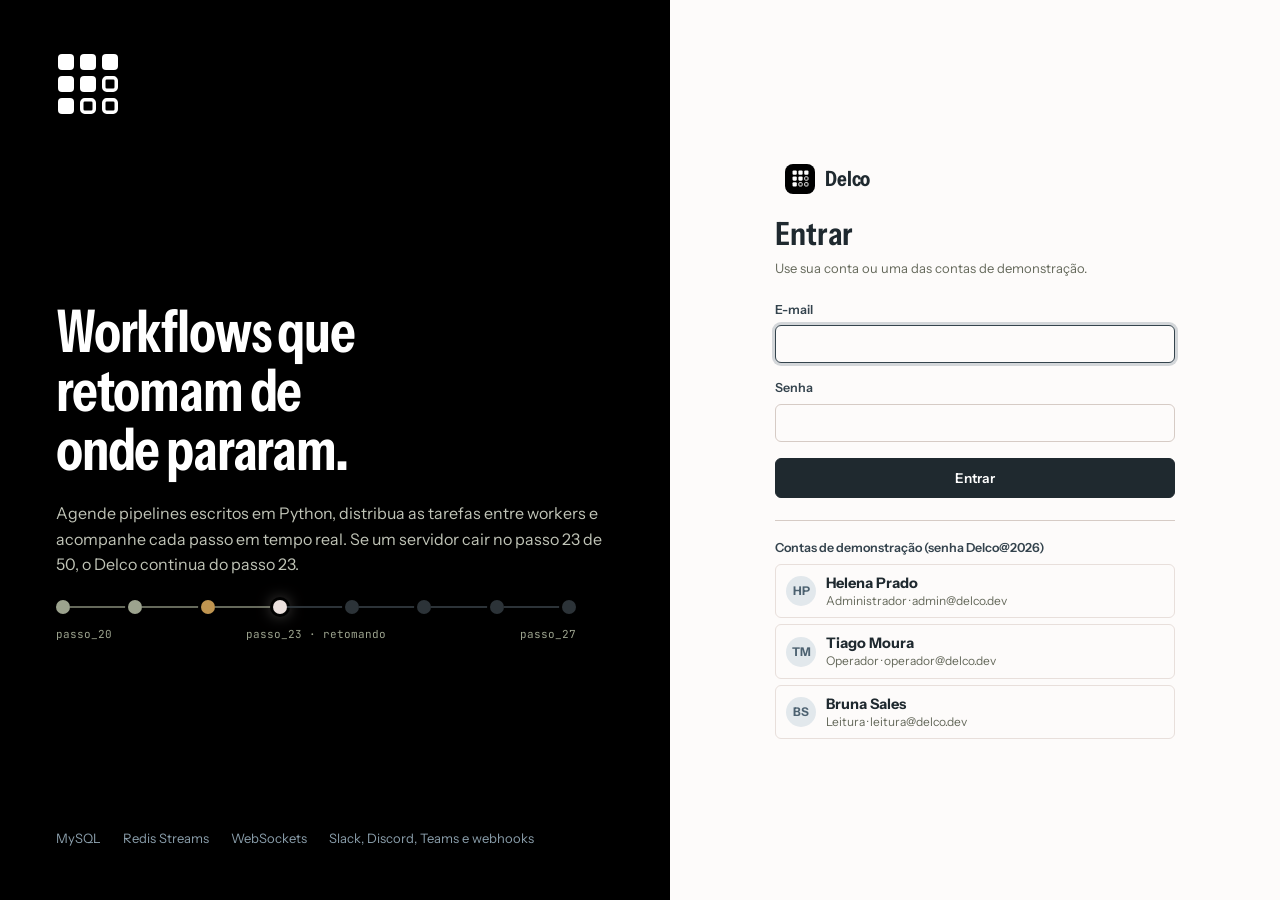
<file: web/index.html>
<!doctype html>
<html lang="pt-BR">
  <head>
    <meta charset="utf-8" />
    <meta name="viewport" content="width=device-width, initial-scale=1" />
    <meta name="description" content="Delco: motor de orquestração de workflows com agendamento, retentativas e painel em tempo real." />
    <meta name="theme-color" content="#f7f3f1" />
    <title>Delco</title>
    <link rel="icon" href="img/favicon.svg" type="image/svg+xml" />
    <link rel="preload" href="fonts/instrument-sans-latin-standard-normal.woff2" as="font" type="font/woff2" crossorigin />
    <link rel="stylesheet" href="css/app.css" />
  </head>
  <body>
    <a class="sr-only" href="#conteudo">Pular para o conteúdo</a>
    <div id="app"></div>
    <noscript>O painel do Delco precisa de JavaScript.</noscript>
    <script type="module" src="js/app.js"></script>
  </body>
</html>
</file>
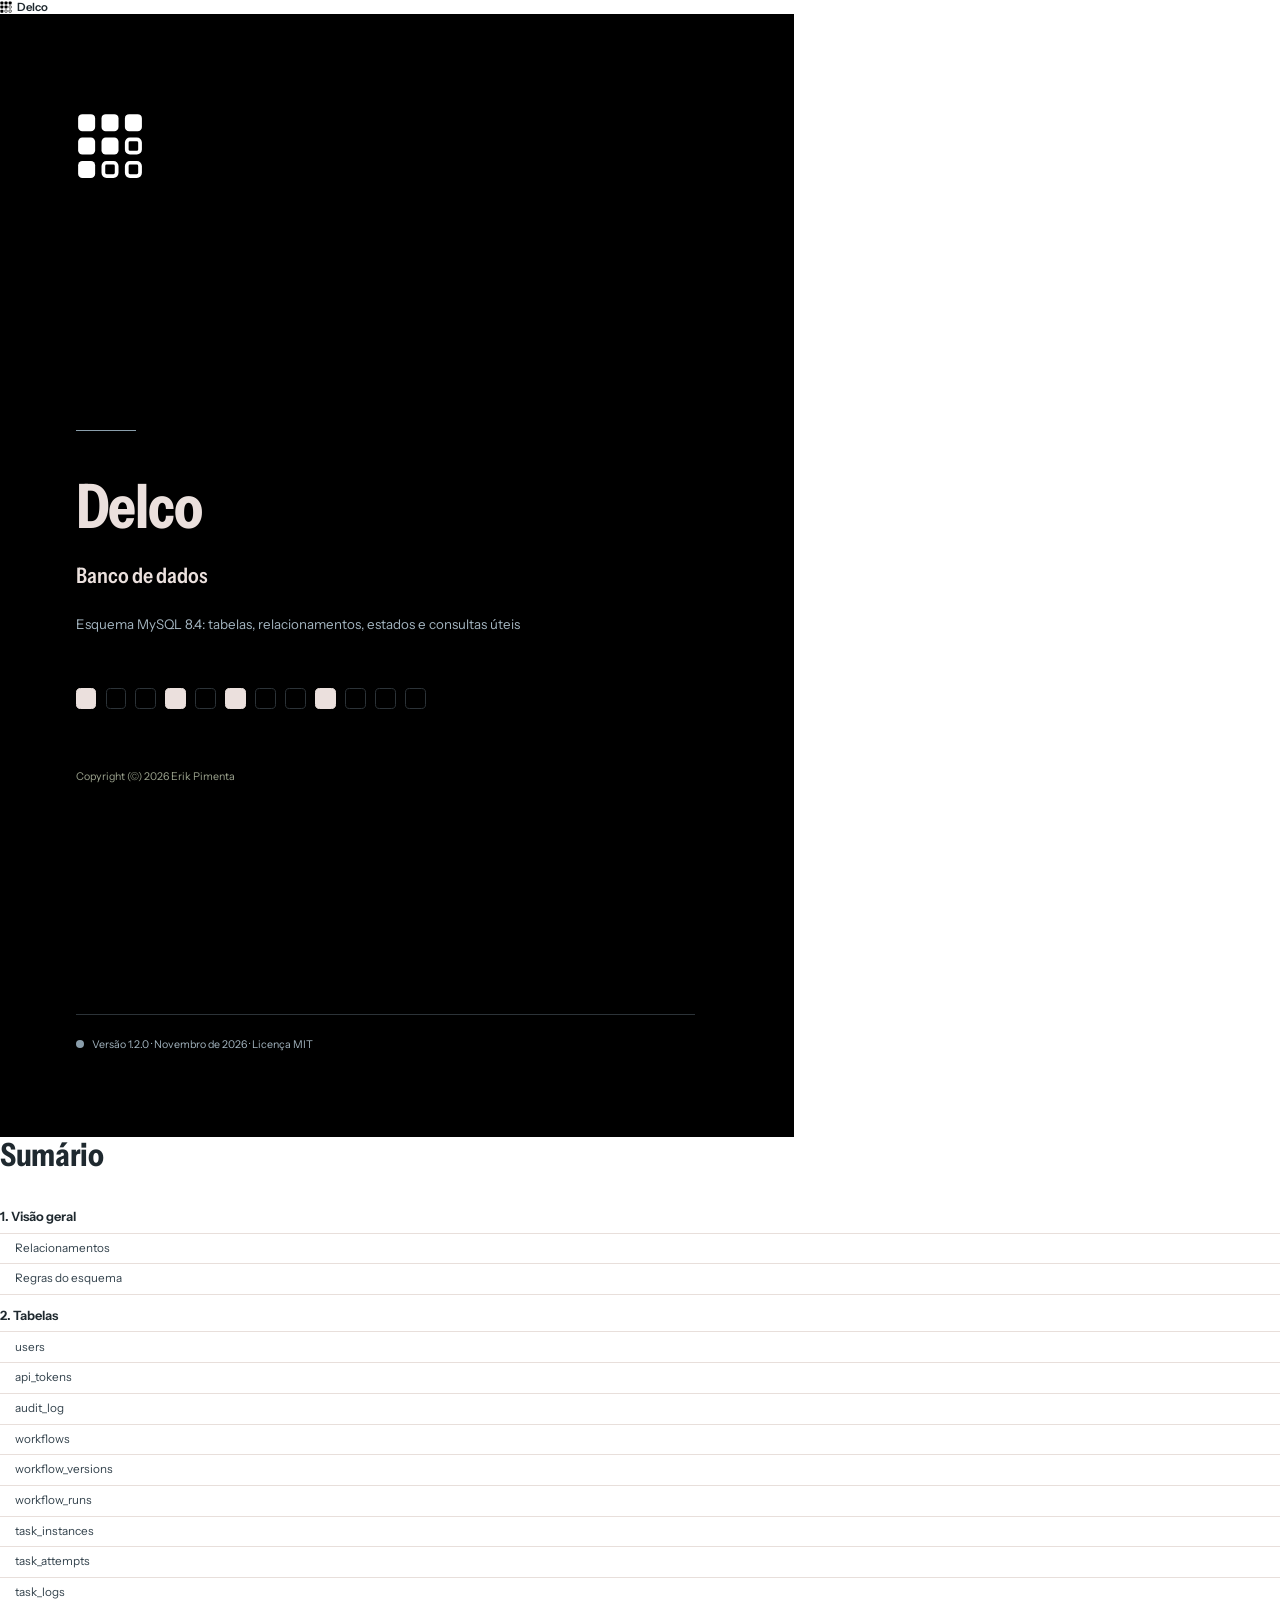
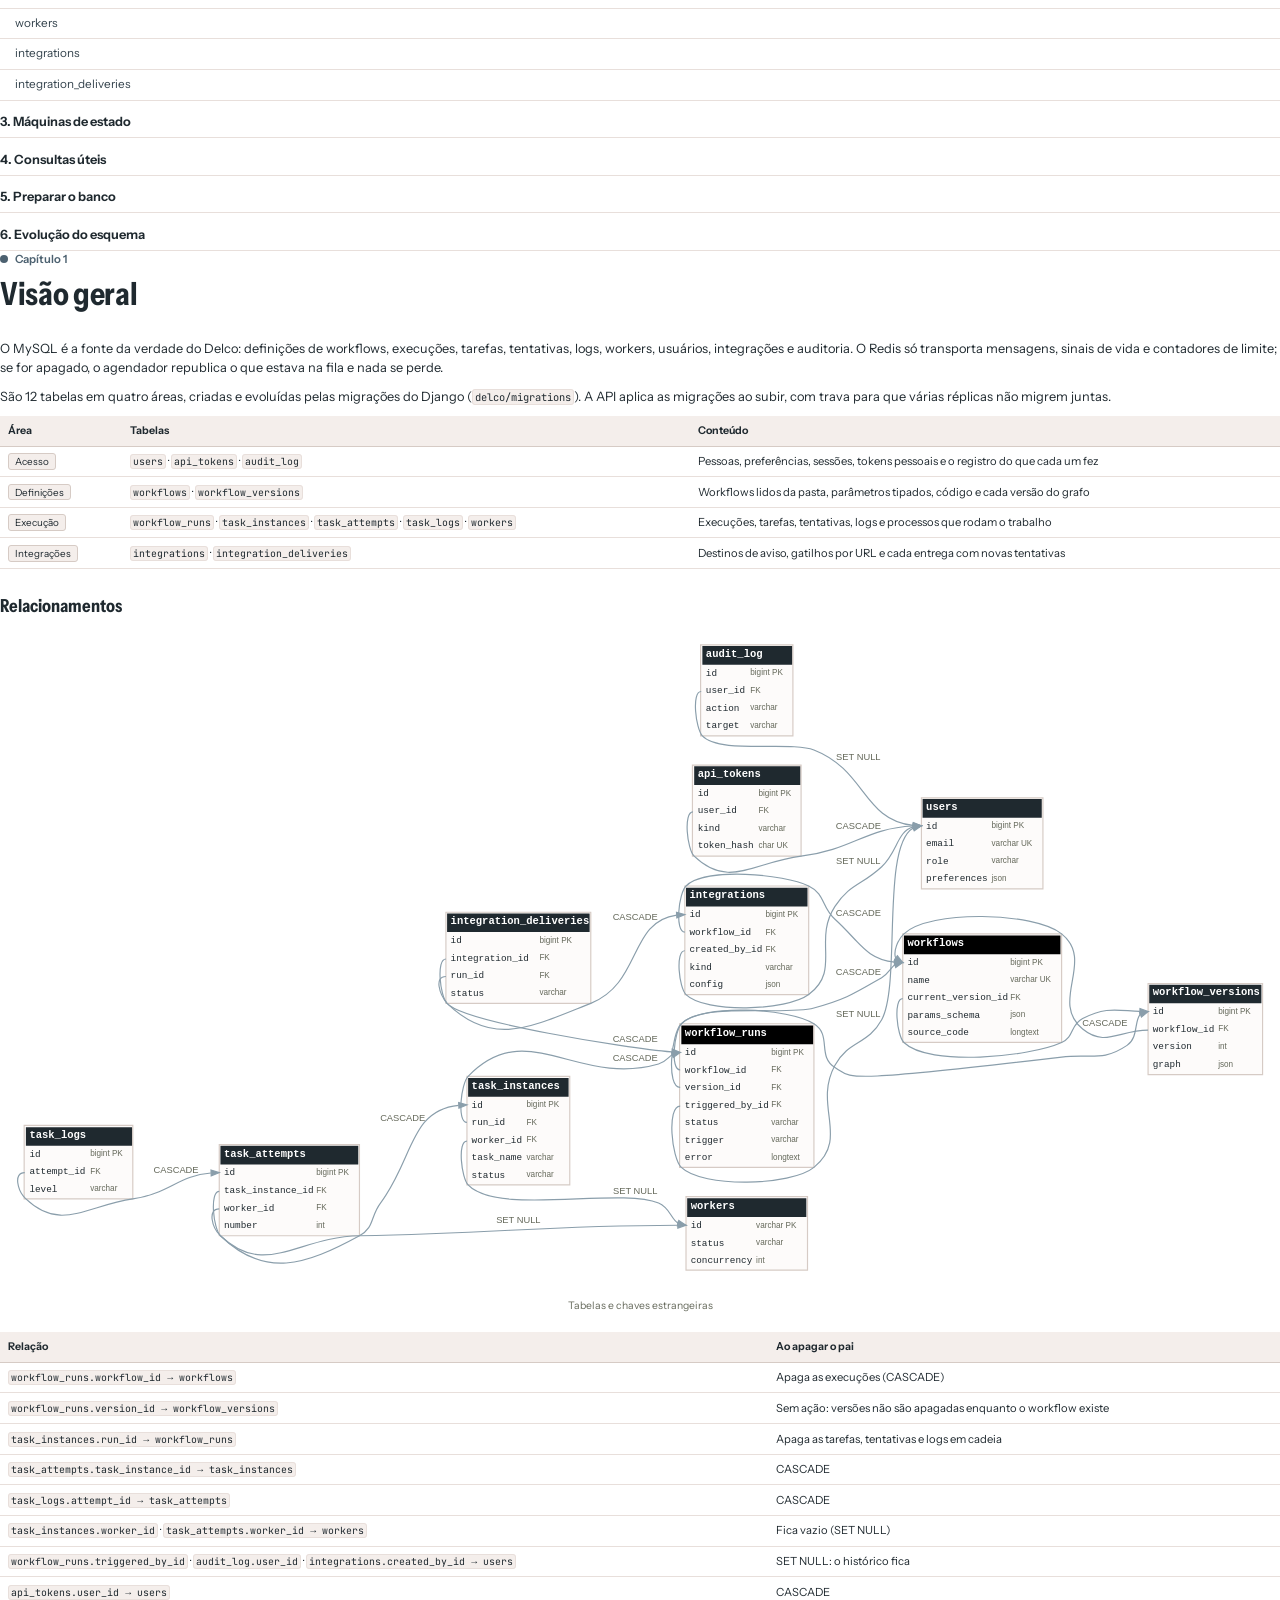
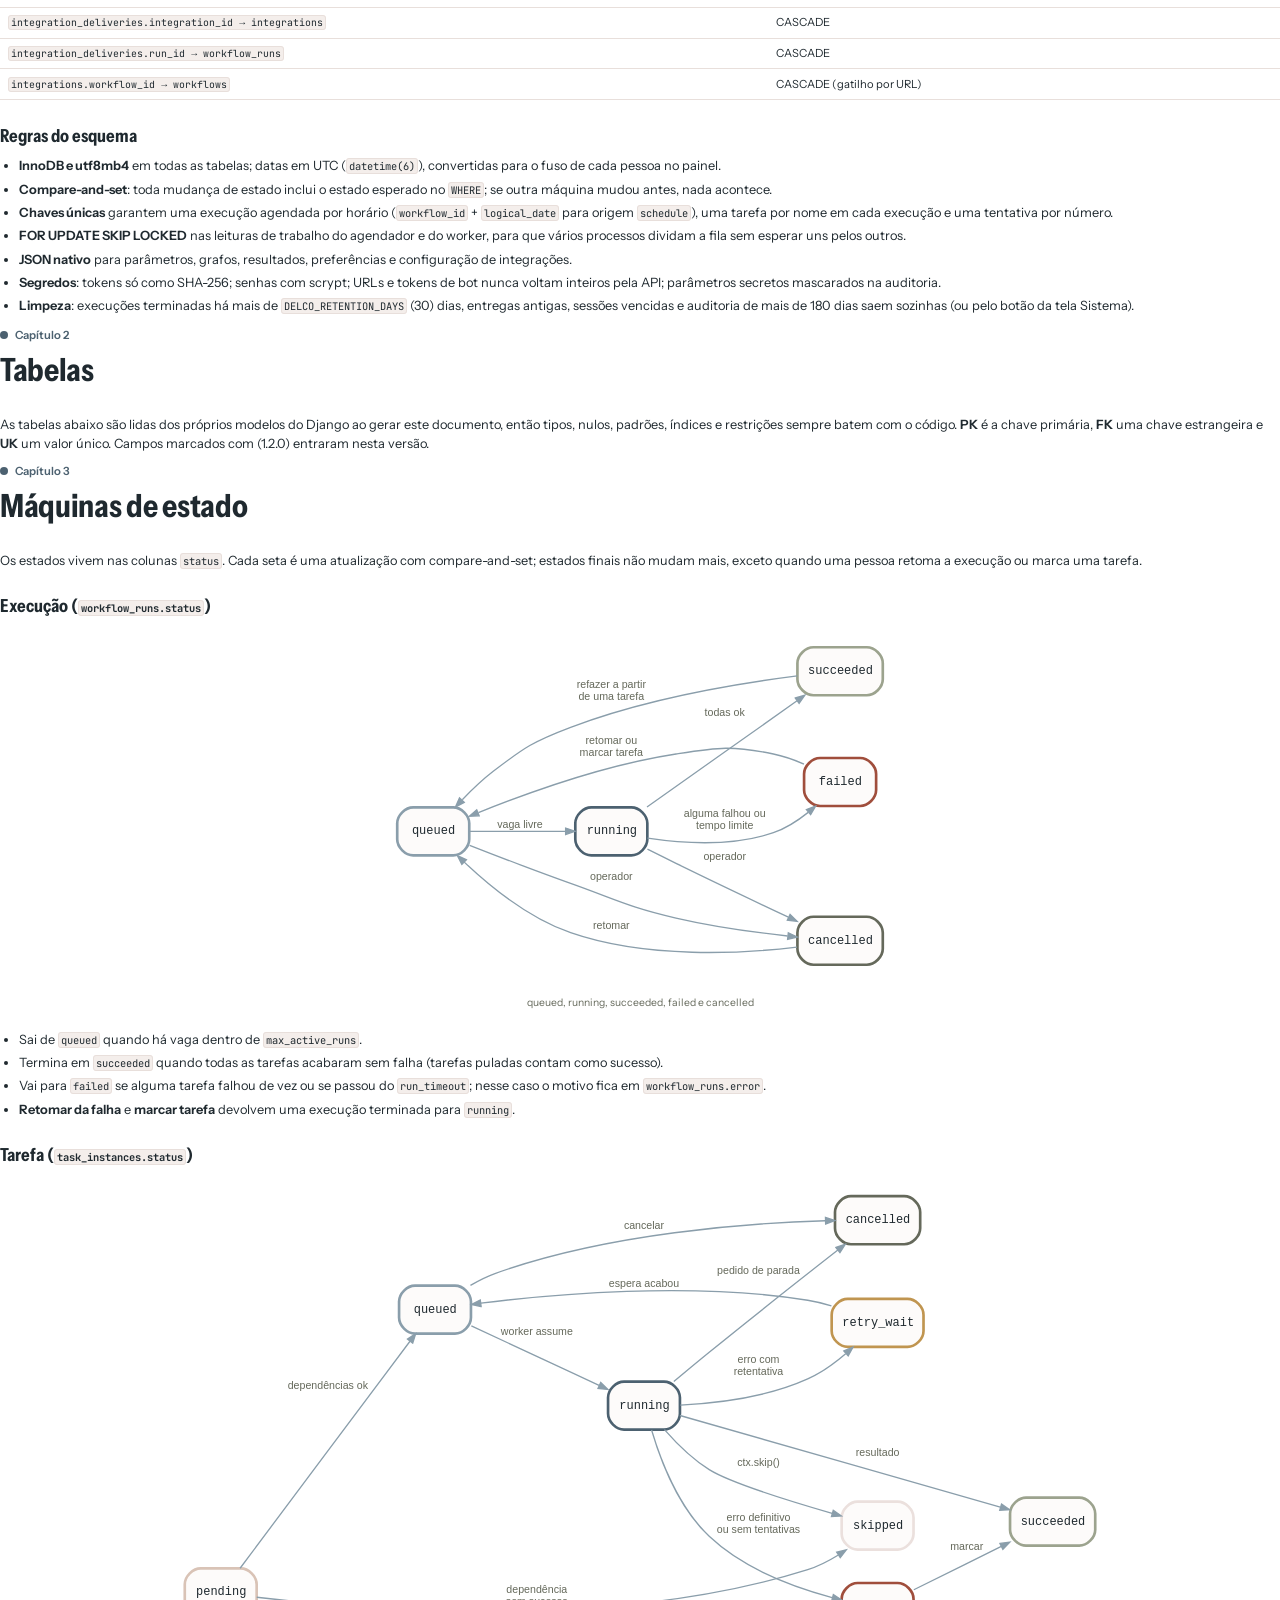
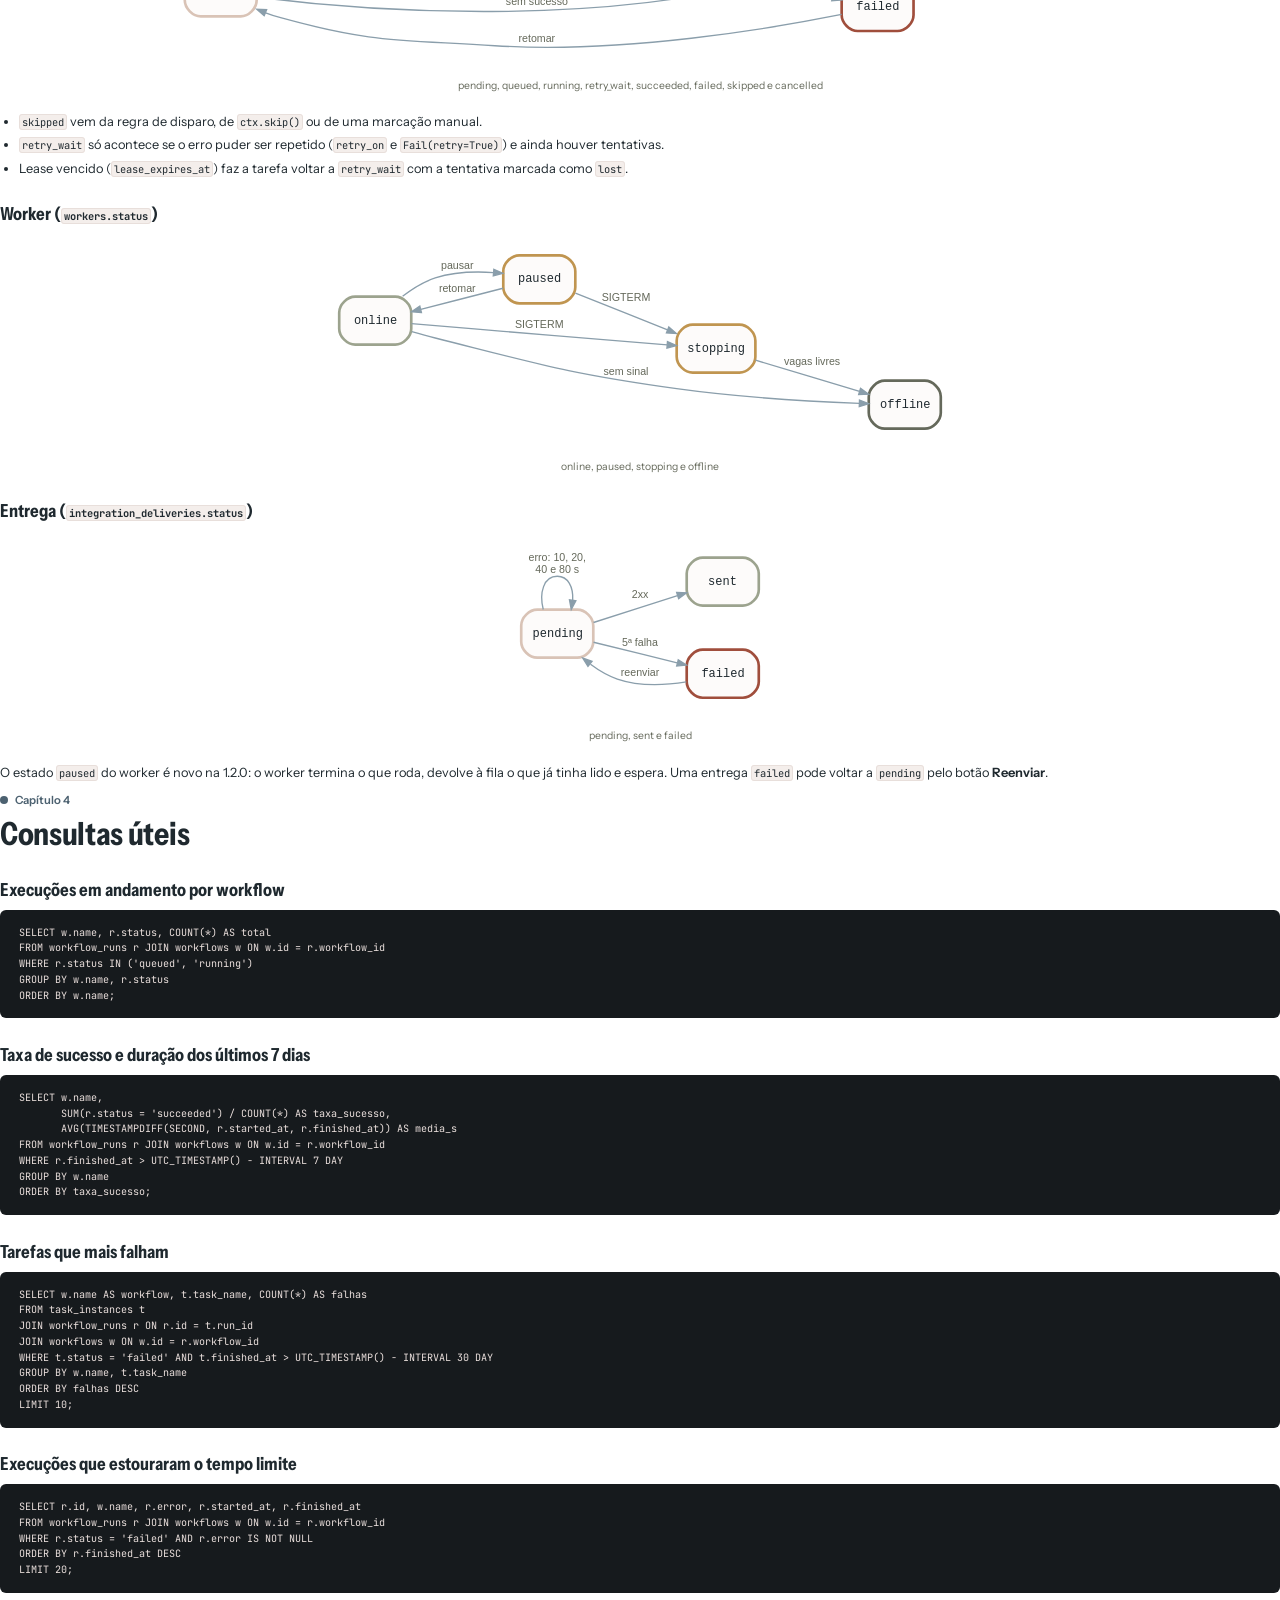
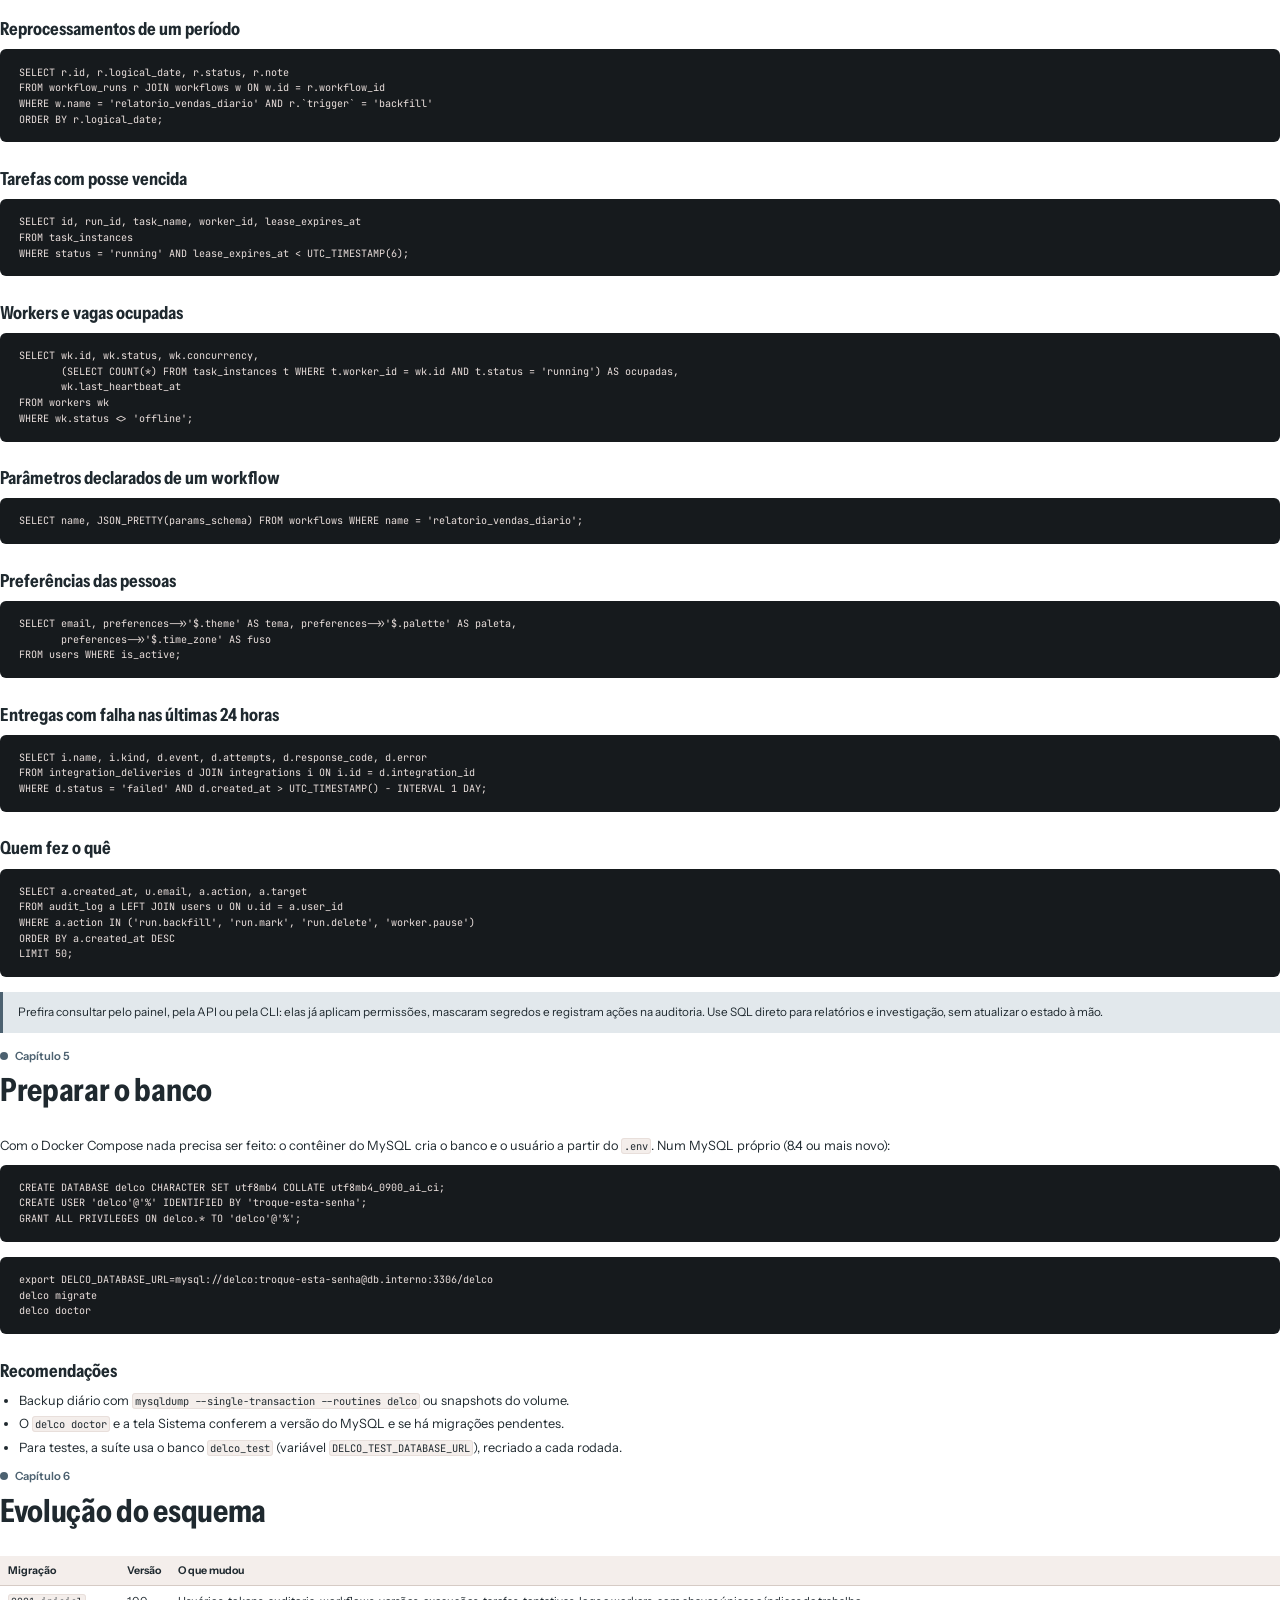
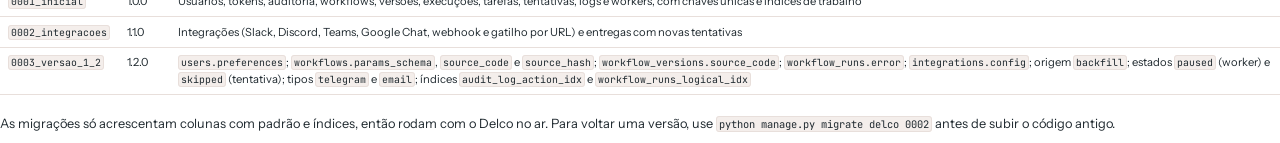
<file: docs/fonte/banco-de-dados.html>
<!doctype html>
<html lang="pt-BR">
<head>
<meta charset="utf-8">
<title>Delco — Banco de dados</title>
<meta name="author" content="Erik Pimenta">
<meta name="description" content="Esquema MySQL do Delco: tabelas, relacionamentos, estados e consultas">
<meta name="generator" content="Delco">
<link rel="stylesheet" href="estilo.css">
</head>
<body>
<div class="marca"><svg viewBox="0 0 64 64"><g fill="#000"><rect x="2" y="2" width="16" height="16" rx="4"/><rect x="24" y="2" width="16" height="16" rx="4"/><rect x="46" y="2" width="16" height="16" rx="4"/><rect x="2" y="24" width="16" height="16" rx="4"/><rect x="24" y="24" width="16" height="16" rx="4"/><rect x="2" y="46" width="16" height="16" rx="4"/></g><g fill="none" stroke="#000" stroke-width="3.5"><rect x="47.75" y="25.75" width="12.5" height="12.5" rx="3"/><rect x="25.75" y="47.75" width="12.5" height="12.5" rx="3"/><rect x="47.75" y="47.75" width="12.5" height="12.5" rx="3"/></g></svg>Delco</div>
<span class="doc-title">Banco de dados</span>

<section class="capa">
  <svg class="logo" viewBox="0 0 64 64"><g fill="#fff"><rect x="2" y="2" width="16" height="16" rx="4"/><rect x="24" y="2" width="16" height="16" rx="4"/><rect x="46" y="2" width="16" height="16" rx="4"/><rect x="2" y="24" width="16" height="16" rx="4"/><rect x="24" y="24" width="16" height="16" rx="4"/><rect x="2" y="46" width="16" height="16" rx="4"/></g><g fill="none" stroke="#fff" stroke-width="3.5"><rect x="47.75" y="25.75" width="12.5" height="12.5" rx="3"/><rect x="25.75" y="47.75" width="12.5" height="12.5" rx="3"/><rect x="47.75" y="47.75" width="12.5" height="12.5" rx="3"/></g></svg>
  <div class="bloco">
    <div class="linha"></div>
    <h1>Delco</h1>
    <p class="sub">Banco de dados</p>
    <p class="desc">Esquema MySQL 8.4: tabelas, relacionamentos, estados e consultas úteis</p>
    <div class="quadros"><span class="on"></span><span></span><span></span><span class="on"></span><span></span><span class="on"></span><span></span><span></span><span class="on"></span><span></span><span></span><span></span></div>
    <p class="copy">Copyright (©) 2026 Erik Pimenta</p>
  </div>
  <div class="rodape">Versão 1.2.0 · Novembro de 2026 · Licença MIT</div>
</section>

<section class="sumario">
  <h1>Sumário</h1>
  <ol>
    <li class="cap"><a href="#c1">1. Visão geral</a></li>
    <li class="sec"><a href="#c1-rel">Relacionamentos</a></li>
    <li class="sec"><a href="#c1-regras">Regras do esquema</a></li>
    <li class="cap"><a href="#c2">2. Tabelas</a></li>
    <li class="sec"><a href="#t-users">users</a></li>
    <li class="sec"><a href="#t-api_tokens">api_tokens</a></li>
    <li class="sec"><a href="#t-audit_log">audit_log</a></li>
    <li class="sec"><a href="#t-workflows">workflows</a></li>
    <li class="sec"><a href="#t-workflow_versions">workflow_versions</a></li>
    <li class="sec"><a href="#t-workflow_runs">workflow_runs</a></li>
    <li class="sec"><a href="#t-task_instances">task_instances</a></li>
    <li class="sec"><a href="#t-task_attempts">task_attempts</a></li>
    <li class="sec"><a href="#t-task_logs">task_logs</a></li>
    <li class="sec"><a href="#t-workers">workers</a></li>
    <li class="sec"><a href="#t-integrations">integrations</a></li>
    <li class="sec"><a href="#t-integration_deliveries">integration_deliveries</a></li>
    <li class="cap"><a href="#c3">3. Máquinas de estado</a></li>
    <li class="cap"><a href="#c4">4. Consultas úteis</a></li>
    <li class="cap"><a href="#c5">5. Preparar o banco</a></li>
    <li class="cap"><a href="#c6">6. Evolução do esquema</a></li>
  </ol>
</section>

<section class="capitulo" id="c1">
  <p class="num">Capítulo 1</p>
  <h1>Visão geral</h1>
  <p>O MySQL é a fonte da verdade do Delco: definições de workflows, execuções, tarefas, tentativas, logs, workers, usuários, integrações e auditoria. O Redis só transporta mensagens, sinais de vida e contadores de limite; se for apagado, o agendador republica o que estava na fila e nada se perde.</p>
  <p>São 12 tabelas em quatro áreas, criadas e evoluídas pelas migrações do Django (<code>delco/migrations</code>). A API aplica as migrações ao subir, com trava para que várias réplicas não migrem juntas.</p>
  <table>
    <thead><tr><th>Área</th><th>Tabelas</th><th>Conteúdo</th></tr></thead>
    <tbody>
      <tr><td><span class="tag">Acesso</span></td><td><code>users</code> · <code>api_tokens</code> · <code>audit_log</code></td><td>Pessoas, preferências, sessões, tokens pessoais e o registro do que cada um fez</td></tr>
      <tr><td><span class="tag">Definições</span></td><td><code>workflows</code> · <code>workflow_versions</code></td><td>Workflows lidos da pasta, parâmetros tipados, código e cada versão do grafo</td></tr>
      <tr><td><span class="tag">Execução</span></td><td><code>workflow_runs</code> · <code>task_instances</code> · <code>task_attempts</code> · <code>task_logs</code> · <code>workers</code></td><td>Execuções, tarefas, tentativas, logs e processos que rodam o trabalho</td></tr>
      <tr><td><span class="tag">Integrações</span></td><td><code>integrations</code> · <code>integration_deliveries</code></td><td>Destinos de aviso, gatilhos por URL e cada entrega com novas tentativas</td></tr>
    </tbody>
  </table>

  <h2 id="c1-rel">Relacionamentos</h2>
  <figure class="diagrama largo"><img src="diagramas/relacionamentos.svg"><figcaption>Tabelas e chaves estrangeiras</figcaption></figure>
  <table>
    <thead><tr><th>Relação</th><th>Ao apagar o pai</th></tr></thead>
    <tbody>
      <tr><td><code>workflow_runs.workflow_id → workflows</code></td><td>Apaga as execuções (CASCADE)</td></tr>
      <tr><td><code>workflow_runs.version_id → workflow_versions</code></td><td>Sem ação: versões não são apagadas enquanto o workflow existe</td></tr>
      <tr><td><code>task_instances.run_id → workflow_runs</code></td><td>Apaga as tarefas, tentativas e logs em cadeia</td></tr>
      <tr><td><code>task_attempts.task_instance_id → task_instances</code></td><td>CASCADE</td></tr>
      <tr><td><code>task_logs.attempt_id → task_attempts</code></td><td>CASCADE</td></tr>
      <tr><td><code>task_instances.worker_id</code> · <code>task_attempts.worker_id → workers</code></td><td>Fica vazio (SET NULL)</td></tr>
      <tr><td><code>workflow_runs.triggered_by_id</code> · <code>audit_log.user_id</code> · <code>integrations.created_by_id → users</code></td><td>SET NULL: o histórico fica</td></tr>
      <tr><td><code>api_tokens.user_id → users</code></td><td>CASCADE</td></tr>
      <tr><td><code>integration_deliveries.integration_id → integrations</code></td><td>CASCADE</td></tr>
      <tr><td><code>integration_deliveries.run_id → workflow_runs</code></td><td>CASCADE</td></tr>
      <tr><td><code>integrations.workflow_id → workflows</code></td><td>CASCADE (gatilho por URL)</td></tr>
    </tbody>
  </table>

  <h2 id="c1-regras">Regras do esquema</h2>
  <ul>
    <li><strong>InnoDB e utf8mb4</strong> em todas as tabelas; datas em UTC (<code>datetime(6)</code>), convertidas para o fuso de cada pessoa no painel.</li>
    <li><strong>Compare-and-set</strong>: toda mudança de estado inclui o estado esperado no <code>WHERE</code>; se outra máquina mudou antes, nada acontece.</li>
    <li><strong>Chaves únicas</strong> garantem uma execução agendada por horário (<code>workflow_id</code> + <code>logical_date</code> para origem <code>schedule</code>), uma tarefa por nome em cada execução e uma tentativa por número.</li>
    <li><strong>FOR UPDATE SKIP LOCKED</strong> nas leituras de trabalho do agendador e do worker, para que vários processos dividam a fila sem esperar uns pelos outros.</li>
    <li><strong>JSON nativo</strong> para parâmetros, grafos, resultados, preferências e configuração de integrações.</li>
    <li><strong>Segredos</strong>: tokens só como SHA-256; senhas com scrypt; URLs e tokens de bot nunca voltam inteiros pela API; parâmetros secretos mascarados na auditoria.</li>
    <li><strong>Limpeza</strong>: execuções terminadas há mais de <code>DELCO_RETENTION_DAYS</code> (30) dias, entregas antigas, sessões vencidas e auditoria de mais de 180 dias saem sozinhas (ou pelo botão da tela Sistema).</li>
  </ul>
</section>

<section class="capitulo" id="c2">
  <p class="num">Capítulo 2</p>
  <h1>Tabelas</h1>
  <p>As tabelas abaixo são lidas dos próprios modelos do Django ao gerar este documento, então tipos, nulos, padrões, índices e restrições sempre batem com o código. <strong>PK</strong> é a chave primária, <strong>FK</strong> uma chave estrangeira e <strong>UK</strong> um valor único. Campos marcados com (1.2.0) entraram nesta versão.</p>
  <div id="tabelas"></div>
</section>

<section class="capitulo" id="c3">
  <p class="num">Capítulo 3</p>
  <h1>Máquinas de estado</h1>
  <p>Os estados vivem nas colunas <code>status</code>. Cada seta é uma atualização com compare-and-set; estados finais não mudam mais, exceto quando uma pessoa retoma a execução ou marca uma tarefa.</p>
  <h2>Execução (<code>workflow_runs.status</code>)</h2>
  <figure class="diagrama"><img src="diagramas/estados-execucao.svg"><figcaption>queued, running, succeeded, failed e cancelled</figcaption></figure>
  <ul>
    <li>Sai de <code>queued</code> quando há vaga dentro de <code>max_active_runs</code>.</li>
    <li>Termina em <code>succeeded</code> quando todas as tarefas acabaram sem falha (tarefas puladas contam como sucesso).</li>
    <li>Vai para <code>failed</code> se alguma tarefa falhou de vez ou se passou do <code>run_timeout</code>; nesse caso o motivo fica em <code>workflow_runs.error</code>.</li>
    <li><strong>Retomar da falha</strong> e <strong>marcar tarefa</strong> devolvem uma execução terminada para <code>running</code>.</li>
  </ul>
  <h2>Tarefa (<code>task_instances.status</code>)</h2>
  <figure class="diagrama"><img src="diagramas/estados-tarefa.svg"><figcaption>pending, queued, running, retry_wait, succeeded, failed, skipped e cancelled</figcaption></figure>
  <ul>
    <li><code>skipped</code> vem da regra de disparo, de <code>ctx.skip()</code> ou de uma marcação manual.</li>
    <li><code>retry_wait</code> só acontece se o erro puder ser repetido (<code>retry_on</code> e <code>Fail(retry=True)</code>) e ainda houver tentativas.</li>
    <li>Lease vencido (<code>lease_expires_at</code>) faz a tarefa voltar a <code>retry_wait</code> com a tentativa marcada como <code>lost</code>.</li>
  </ul>
  <h2>Worker (<code>workers.status</code>)</h2>
  <figure class="diagrama"><img src="diagramas/estados-worker.svg"><figcaption>online, paused, stopping e offline</figcaption></figure>
  <h2>Entrega (<code>integration_deliveries.status</code>)</h2>
  <figure class="diagrama"><img src="diagramas/estados-entrega.svg"><figcaption>pending, sent e failed</figcaption></figure>
  <p>O estado <code>paused</code> do worker é novo na 1.2.0: o worker termina o que roda, devolve à fila o que já tinha lido e espera. Uma entrega <code>failed</code> pode voltar a <code>pending</code> pelo botão <strong>Reenviar</strong>.</p>
</section>

<section class="capitulo" id="c4">
  <p class="num">Capítulo 4</p>
  <h1>Consultas úteis</h1>
  <h2>Execuções em andamento por workflow</h2>
  <pre>SELECT w.name, r.status, COUNT(*) AS total
FROM workflow_runs r JOIN workflows w ON w.id = r.workflow_id
WHERE r.status IN ('queued', 'running')
GROUP BY w.name, r.status
ORDER BY w.name;</pre>
  <h2>Taxa de sucesso e duração dos últimos 7 dias</h2>
  <pre>SELECT w.name,
       SUM(r.status = 'succeeded') / COUNT(*) AS taxa_sucesso,
       AVG(TIMESTAMPDIFF(SECOND, r.started_at, r.finished_at)) AS media_s
FROM workflow_runs r JOIN workflows w ON w.id = r.workflow_id
WHERE r.finished_at &gt; UTC_TIMESTAMP() - INTERVAL 7 DAY
GROUP BY w.name
ORDER BY taxa_sucesso;</pre>
  <h2>Tarefas que mais falham</h2>
  <pre>SELECT w.name AS workflow, t.task_name, COUNT(*) AS falhas
FROM task_instances t
JOIN workflow_runs r ON r.id = t.run_id
JOIN workflows w ON w.id = r.workflow_id
WHERE t.status = 'failed' AND t.finished_at &gt; UTC_TIMESTAMP() - INTERVAL 30 DAY
GROUP BY w.name, t.task_name
ORDER BY falhas DESC
LIMIT 10;</pre>
  <h2>Execuções que estouraram o tempo limite</h2>
  <pre>SELECT r.id, w.name, r.error, r.started_at, r.finished_at
FROM workflow_runs r JOIN workflows w ON w.id = r.workflow_id
WHERE r.status = 'failed' AND r.error IS NOT NULL
ORDER BY r.finished_at DESC
LIMIT 20;</pre>
  <h2>Reprocessamentos de um período</h2>
  <pre>SELECT r.id, r.logical_date, r.status, r.note
FROM workflow_runs r JOIN workflows w ON w.id = r.workflow_id
WHERE w.name = 'relatorio_vendas_diario' AND r.`trigger` = 'backfill'
ORDER BY r.logical_date;</pre>
  <h2>Tarefas com posse vencida</h2>
  <pre>SELECT id, run_id, task_name, worker_id, lease_expires_at
FROM task_instances
WHERE status = 'running' AND lease_expires_at &lt; UTC_TIMESTAMP(6);</pre>
  <h2>Workers e vagas ocupadas</h2>
  <pre>SELECT wk.id, wk.status, wk.concurrency,
       (SELECT COUNT(*) FROM task_instances t WHERE t.worker_id = wk.id AND t.status = 'running') AS ocupadas,
       wk.last_heartbeat_at
FROM workers wk
WHERE wk.status &lt;&gt; 'offline';</pre>
  <h2>Parâmetros declarados de um workflow</h2>
  <pre>SELECT name, JSON_PRETTY(params_schema) FROM workflows WHERE name = 'relatorio_vendas_diario';</pre>
  <h2>Preferências das pessoas</h2>
  <pre>SELECT email, preferences-&gt;&gt;'$.theme' AS tema, preferences-&gt;&gt;'$.palette' AS paleta,
       preferences-&gt;&gt;'$.time_zone' AS fuso
FROM users WHERE is_active;</pre>
  <h2>Entregas com falha nas últimas 24 horas</h2>
  <pre>SELECT i.name, i.kind, d.event, d.attempts, d.response_code, d.error
FROM integration_deliveries d JOIN integrations i ON i.id = d.integration_id
WHERE d.status = 'failed' AND d.created_at &gt; UTC_TIMESTAMP() - INTERVAL 1 DAY;</pre>
  <h2>Quem fez o quê</h2>
  <pre>SELECT a.created_at, u.email, a.action, a.target
FROM audit_log a LEFT JOIN users u ON u.id = a.user_id
WHERE a.action IN ('run.backfill', 'run.mark', 'run.delete', 'worker.pause')
ORDER BY a.created_at DESC
LIMIT 50;</pre>
  <div class="nota">Prefira consultar pelo painel, pela API ou pela CLI: elas já aplicam permissões, mascaram segredos e registram ações na auditoria. Use SQL direto para relatórios e investigação, sem atualizar o estado à mão.</div>
</section>

<section class="capitulo" id="c5">
  <p class="num">Capítulo 5</p>
  <h1>Preparar o banco</h1>
  <p>Com o Docker Compose nada precisa ser feito: o contêiner do MySQL cria o banco e o usuário a partir do <code>.env</code>. Num MySQL próprio (8.4 ou mais novo):</p>
  <pre>CREATE DATABASE delco CHARACTER SET utf8mb4 COLLATE utf8mb4_0900_ai_ci;
CREATE USER 'delco'@'%' IDENTIFIED BY 'troque-esta-senha';
GRANT ALL PRIVILEGES ON delco.* TO 'delco'@'%';</pre>
  <pre>export DELCO_DATABASE_URL=mysql://delco:troque-esta-senha@db.interno:3306/delco
delco migrate
delco doctor</pre>
  <h2>Recomendações</h2>
  <ul>
        <li>Backup diário com <code>mysqldump --single-transaction --routines delco</code> ou snapshots do volume.</li>
    <li>O <code>delco doctor</code> e a tela Sistema conferem a versão do MySQL e se há migrações pendentes.</li>
    <li>Para testes, a suíte usa o banco <code>delco_test</code> (variável <code>DELCO_TEST_DATABASE_URL</code>), recriado a cada rodada.</li>
  </ul>
</section>

<section class="capitulo" id="c6">
  <p class="num">Capítulo 6</p>
  <h1>Evolução do esquema</h1>
  <table>
    <thead><tr><th>Migração</th><th>Versão</th><th>O que mudou</th></tr></thead>
    <tbody>
      <tr><td><code>0001_inicial</code></td><td>1.0.0</td><td>Usuários, tokens, auditoria, workflows, versões, execuções, tarefas, tentativas, logs e workers, com chaves únicas e índices de trabalho</td></tr>
      <tr><td><code>0002_integracoes</code></td><td>1.1.0</td><td>Integrações (Slack, Discord, Teams, Google Chat, webhook e gatilho por URL) e entregas com novas tentativas</td></tr>
      <tr><td><code>0003_versao_1_2</code></td><td>1.2.0</td><td><code>users.preferences</code>; <code>workflows.params_schema</code>, <code>source_code</code> e <code>source_hash</code>; <code>workflow_versions.source_code</code>; <code>workflow_runs.error</code>; <code>integrations.config</code>; origem <code>backfill</code>; estados <code>paused</code> (worker) e <code>skipped</code> (tentativa); tipos <code>telegram</code> e <code>email</code>; índices <code>audit_log_action_idx</code> e <code>workflow_runs_logical_idx</code></td></tr>
    </tbody>
  </table>
  <p>As migrações só acrescentam colunas com padrão e índices, então rodam com o Delco no ar. Para voltar uma versão, use <code>python manage.py migrate delco 0002</code> antes de subir o código antigo.</p>
</section>
</body>
</html>
</file>
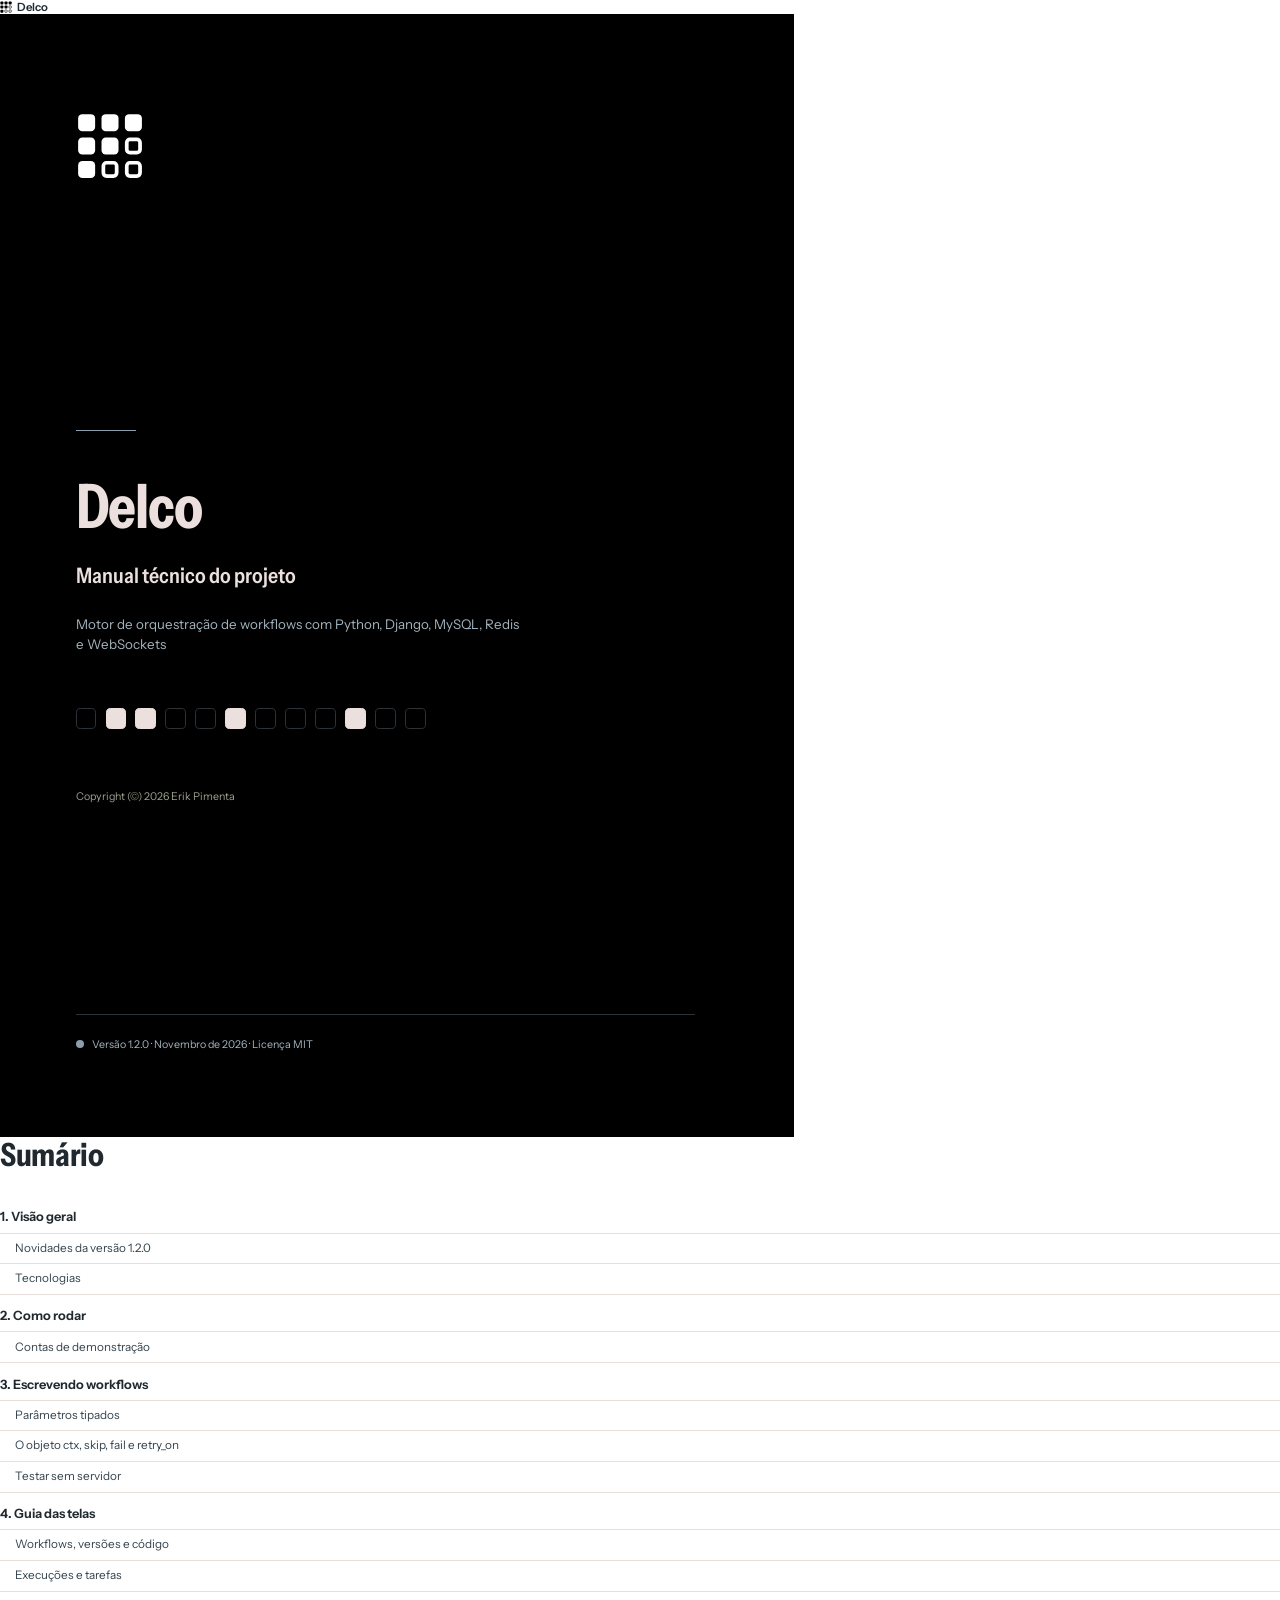
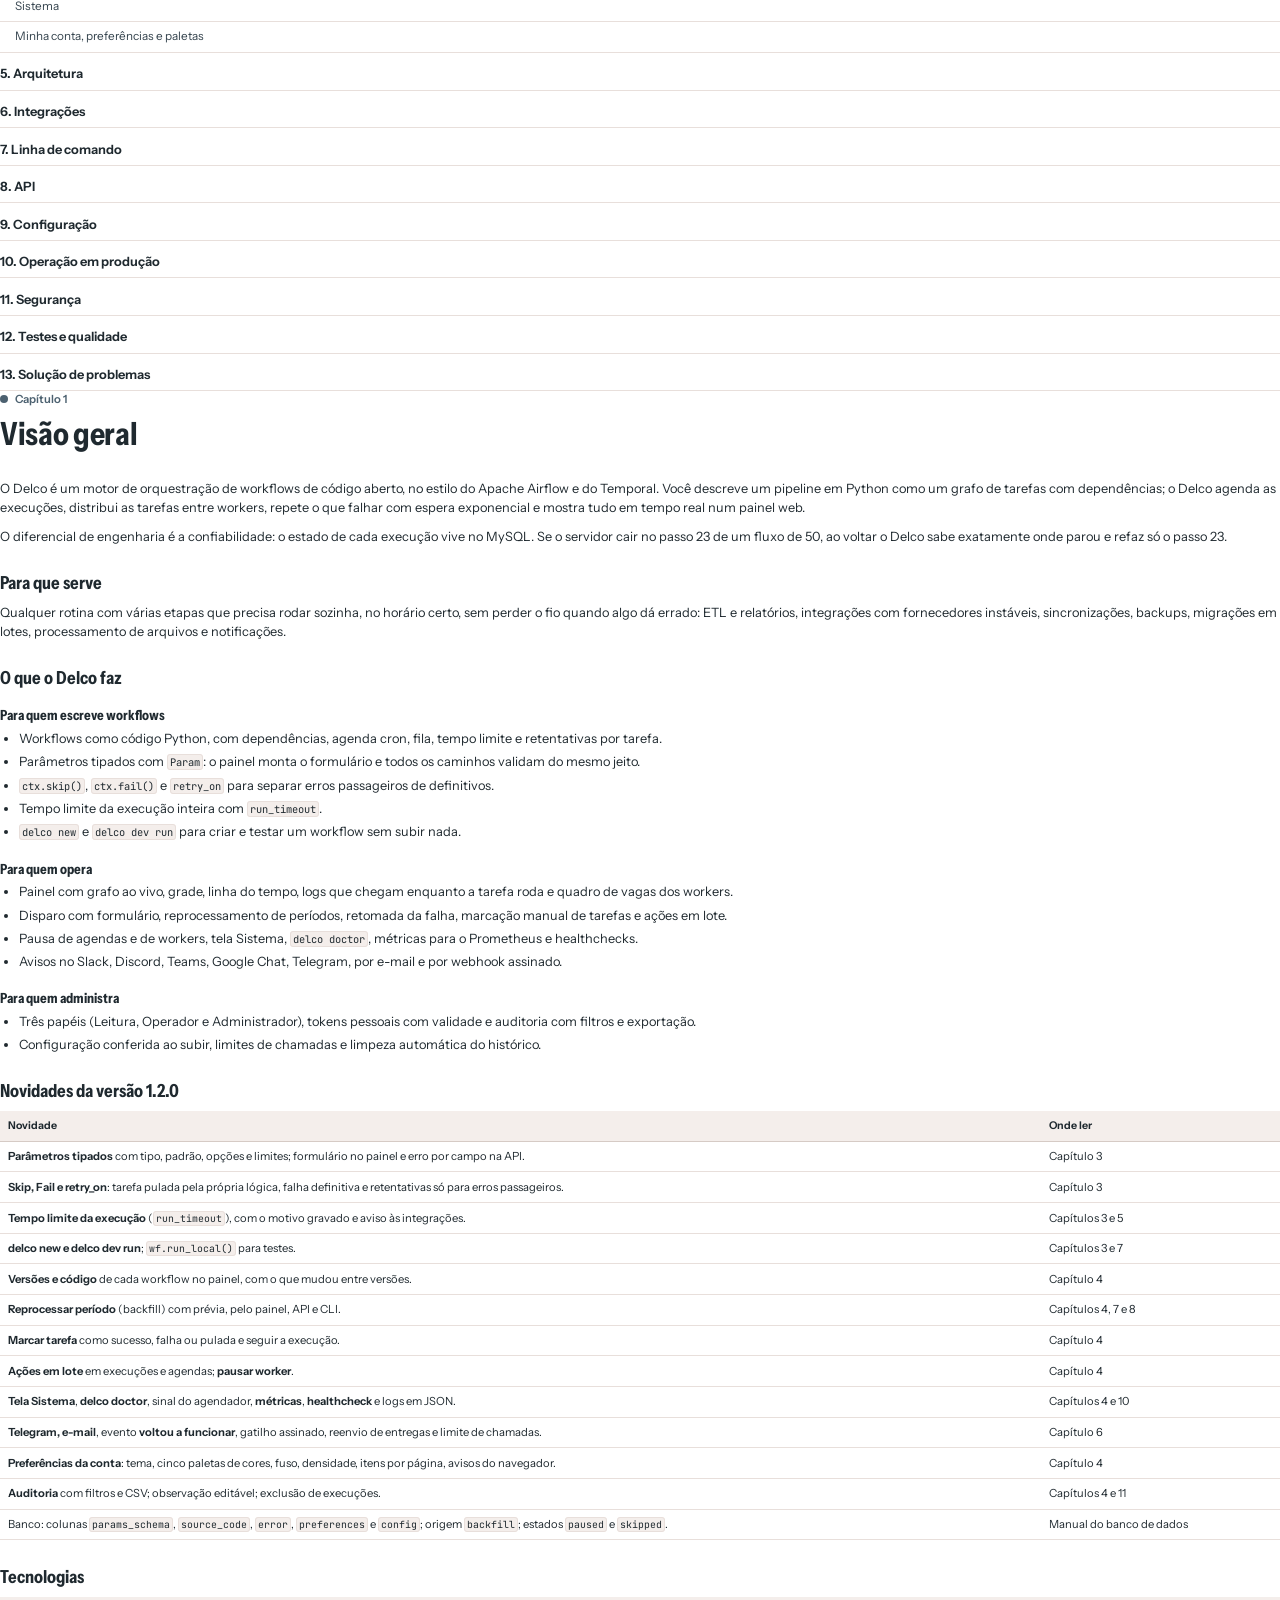
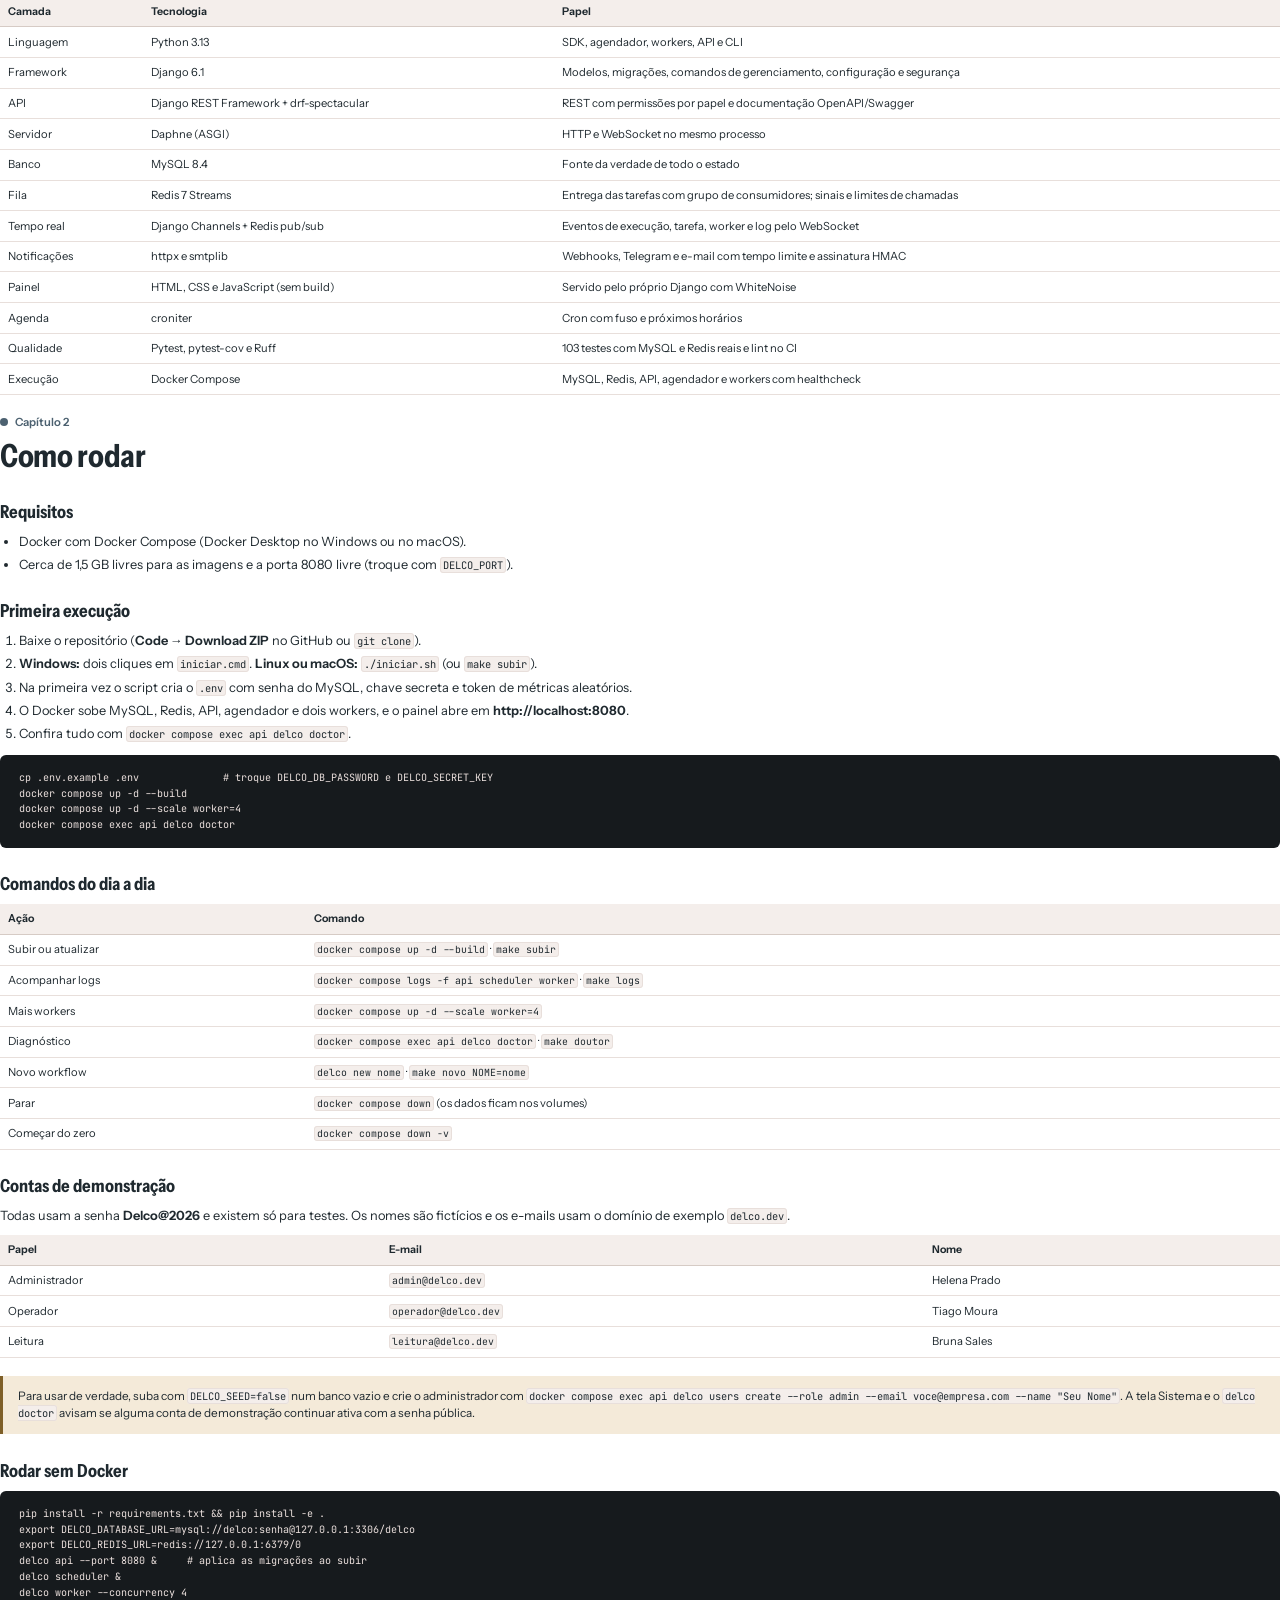
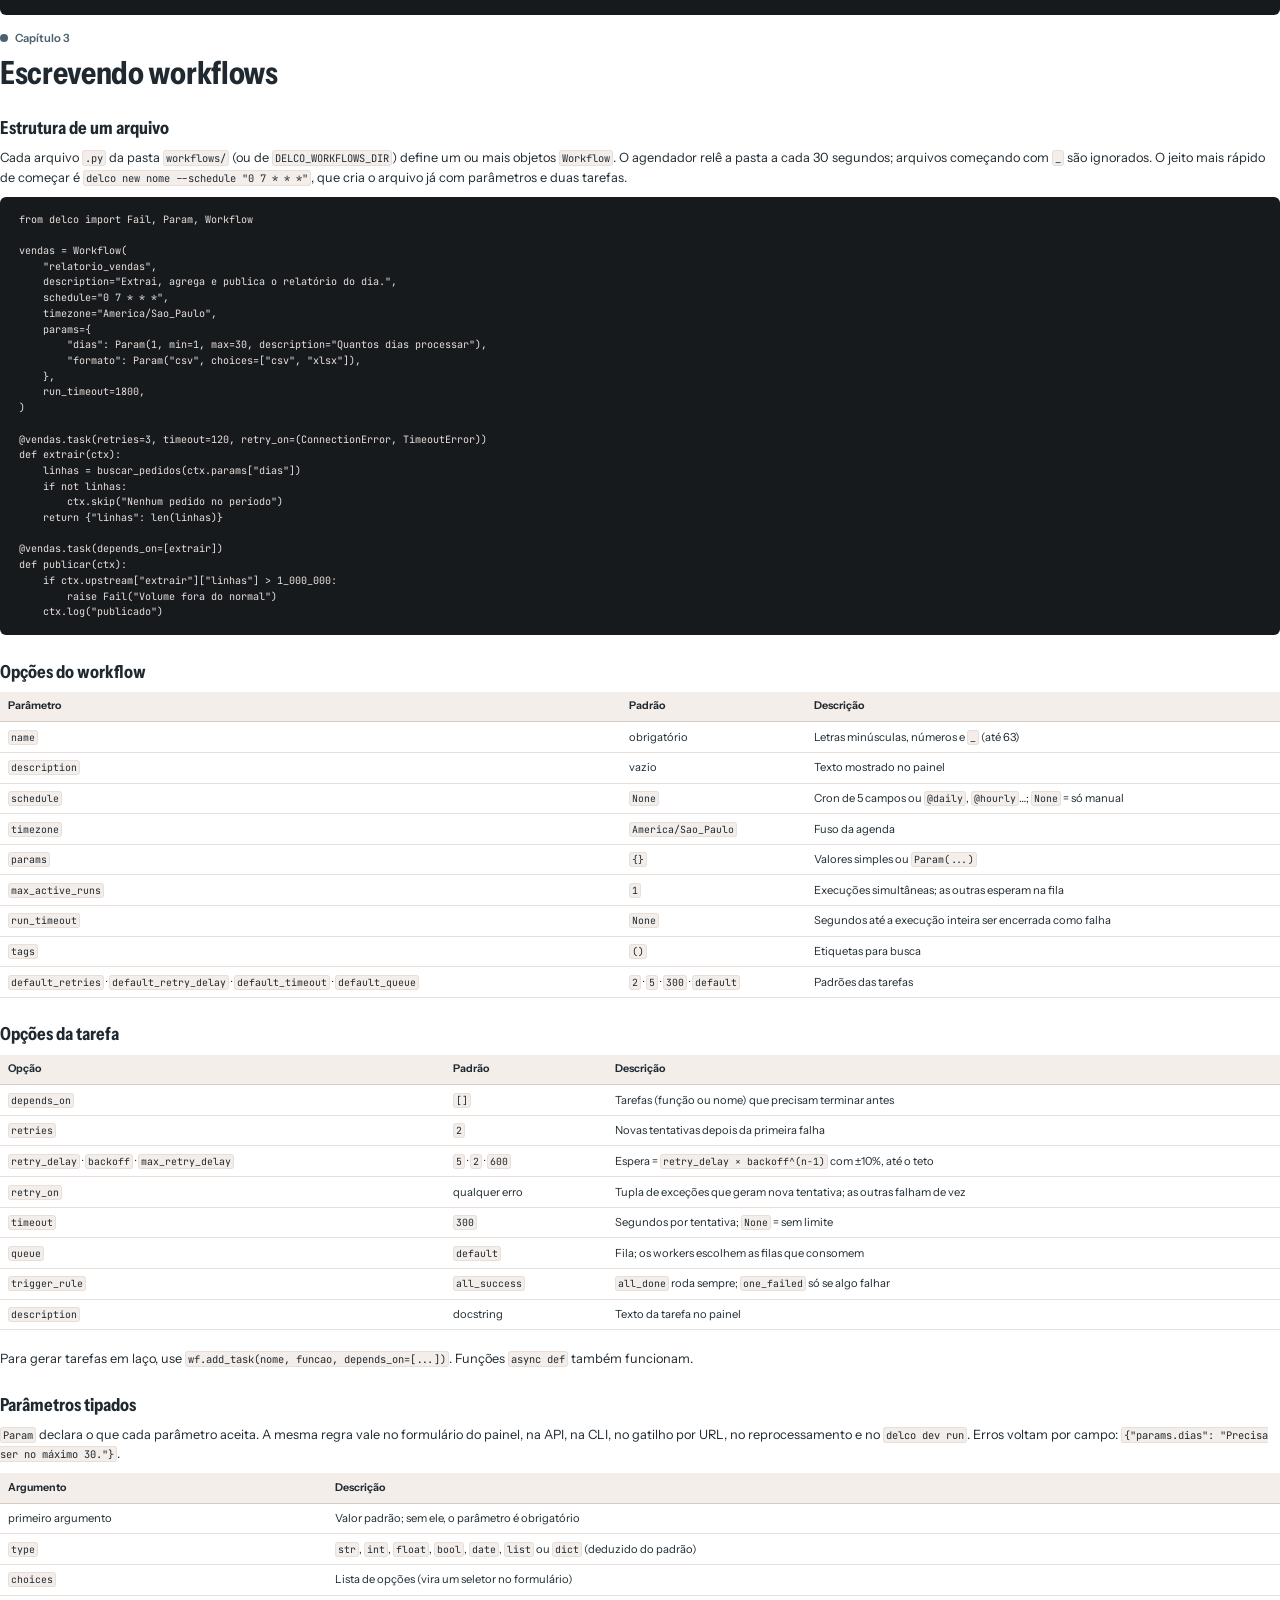
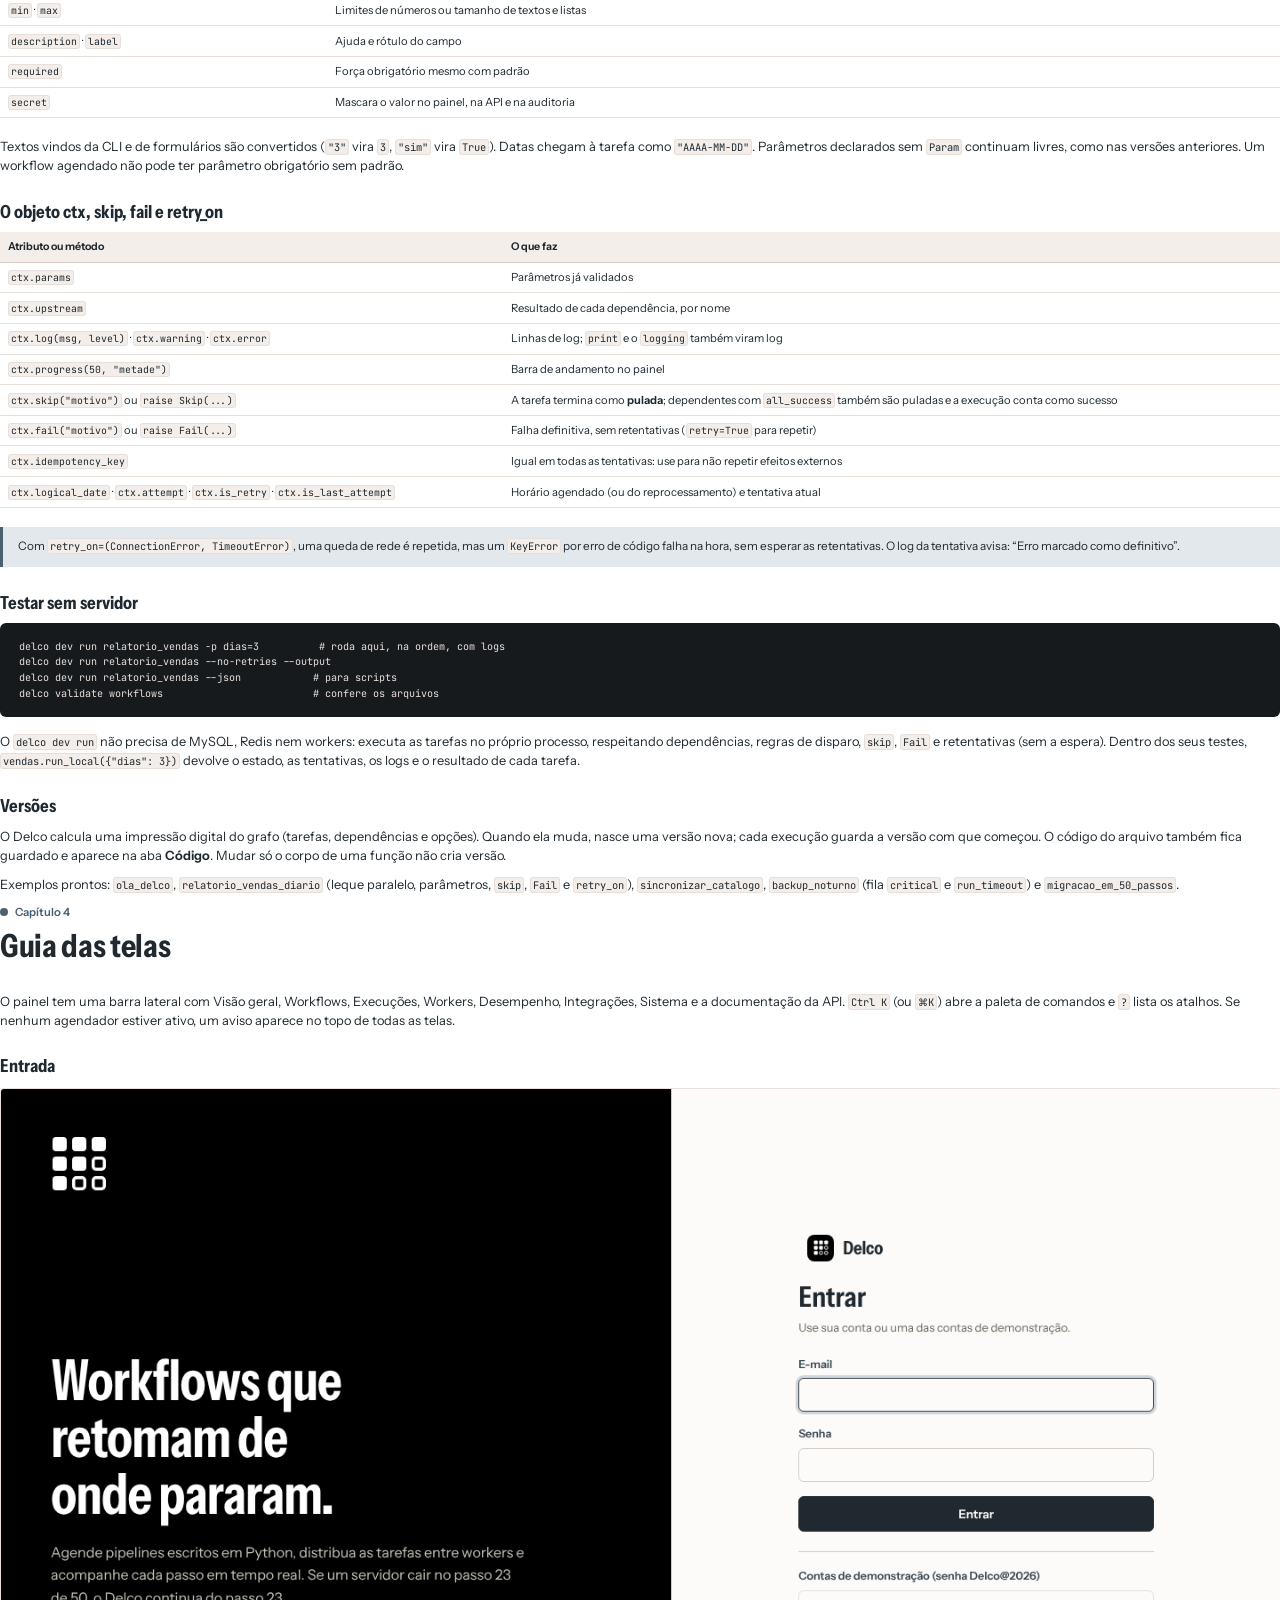
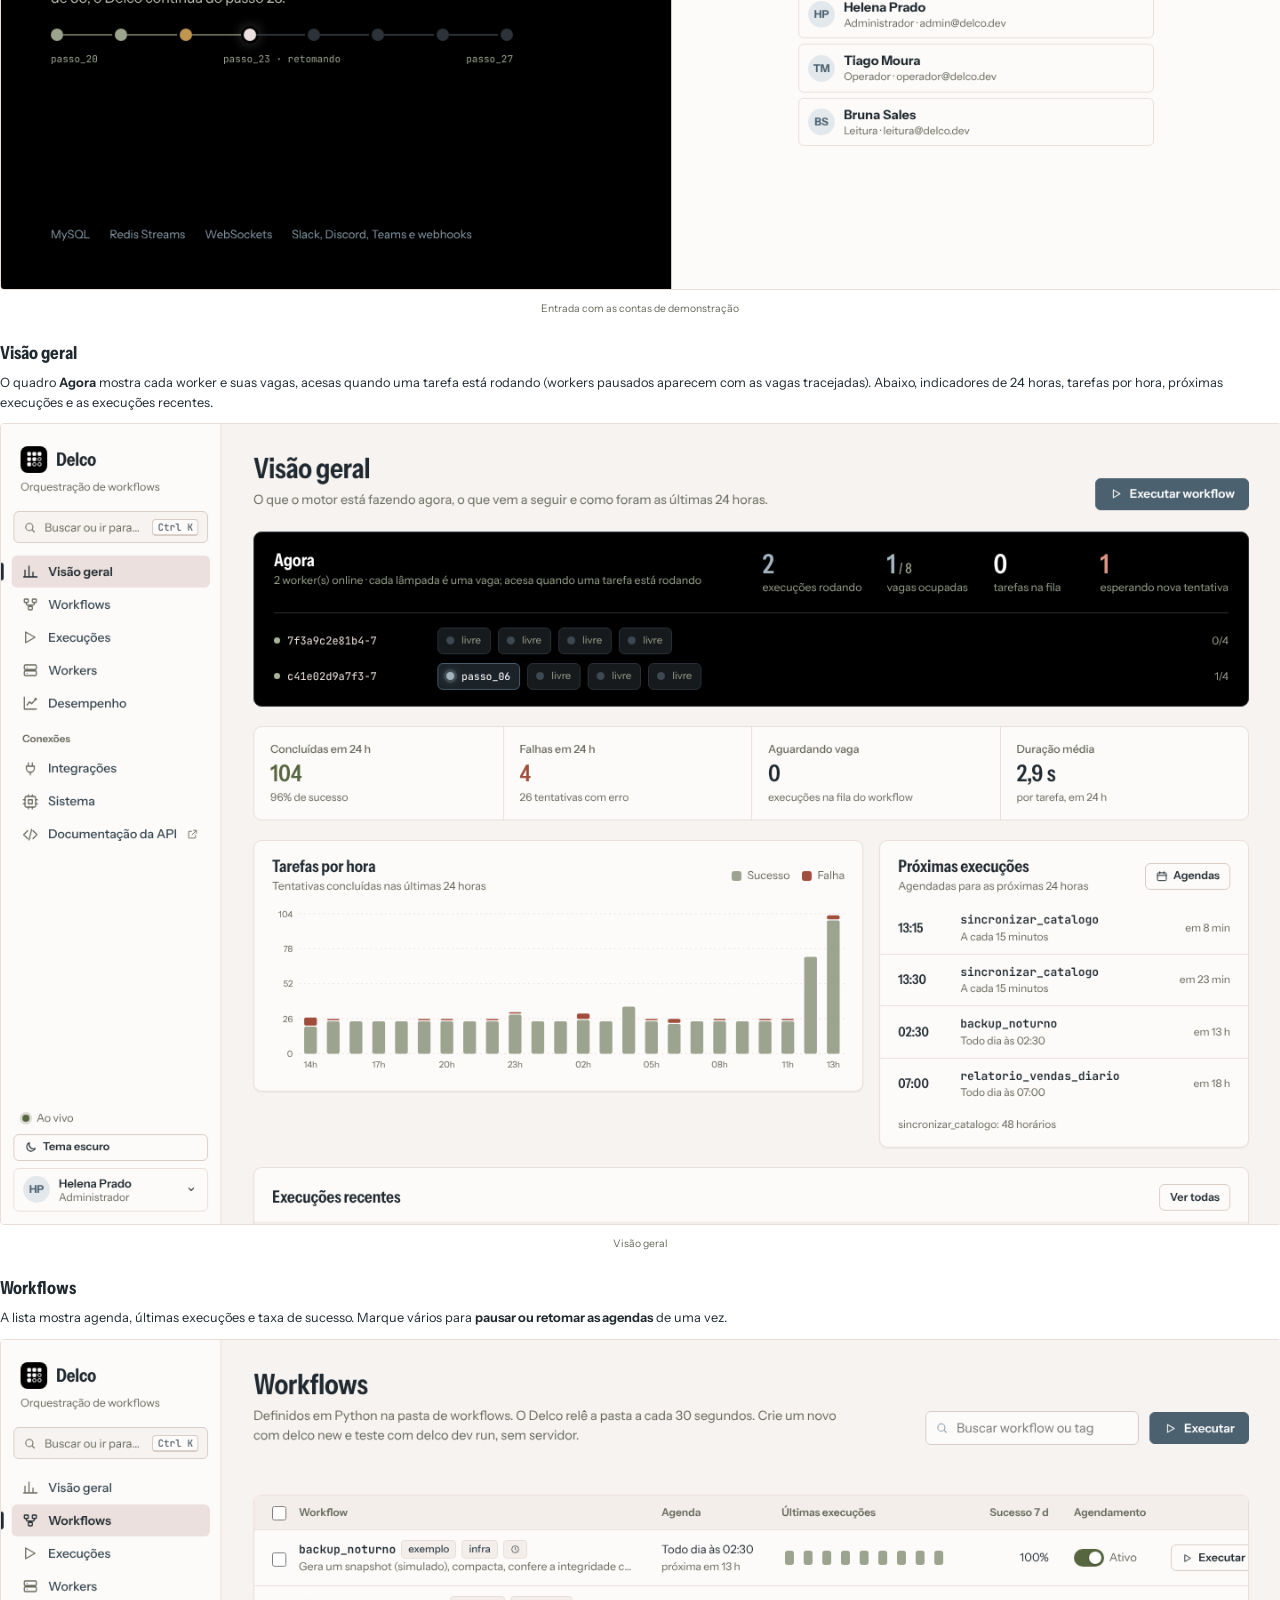
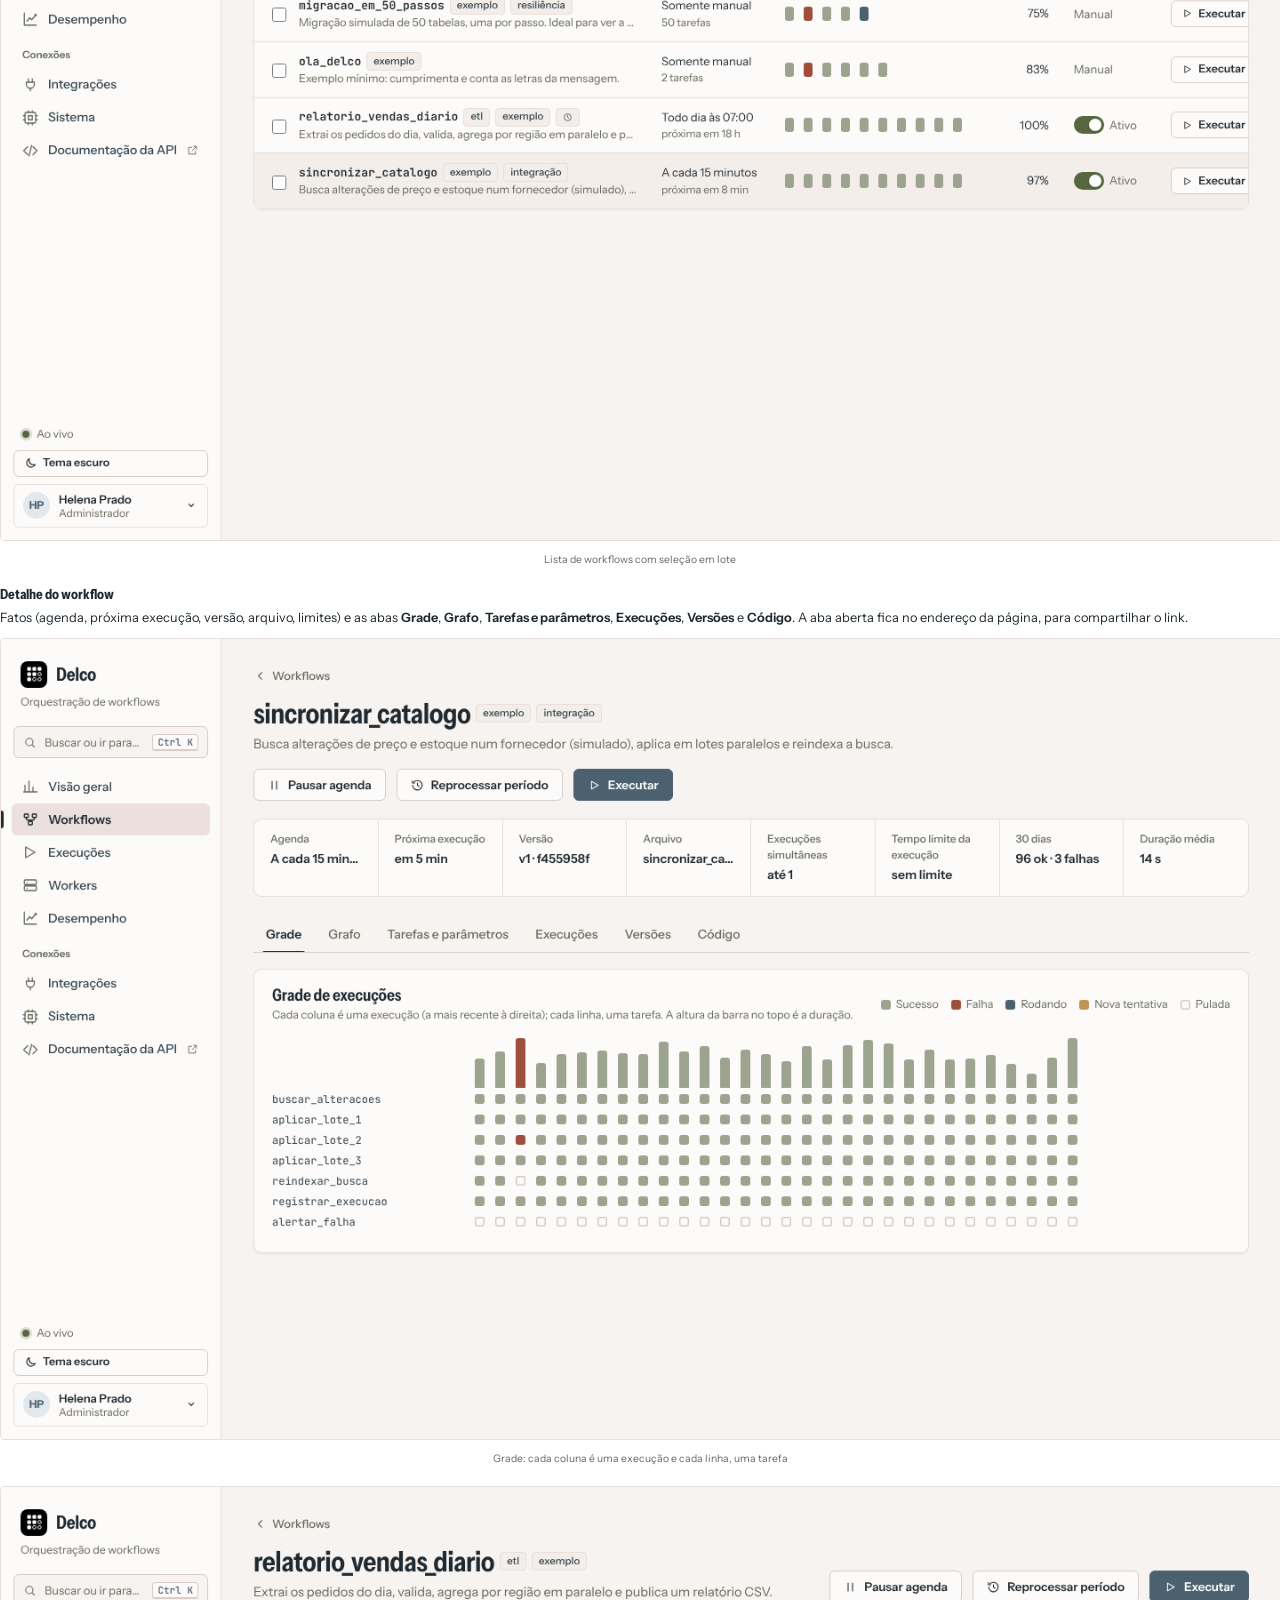
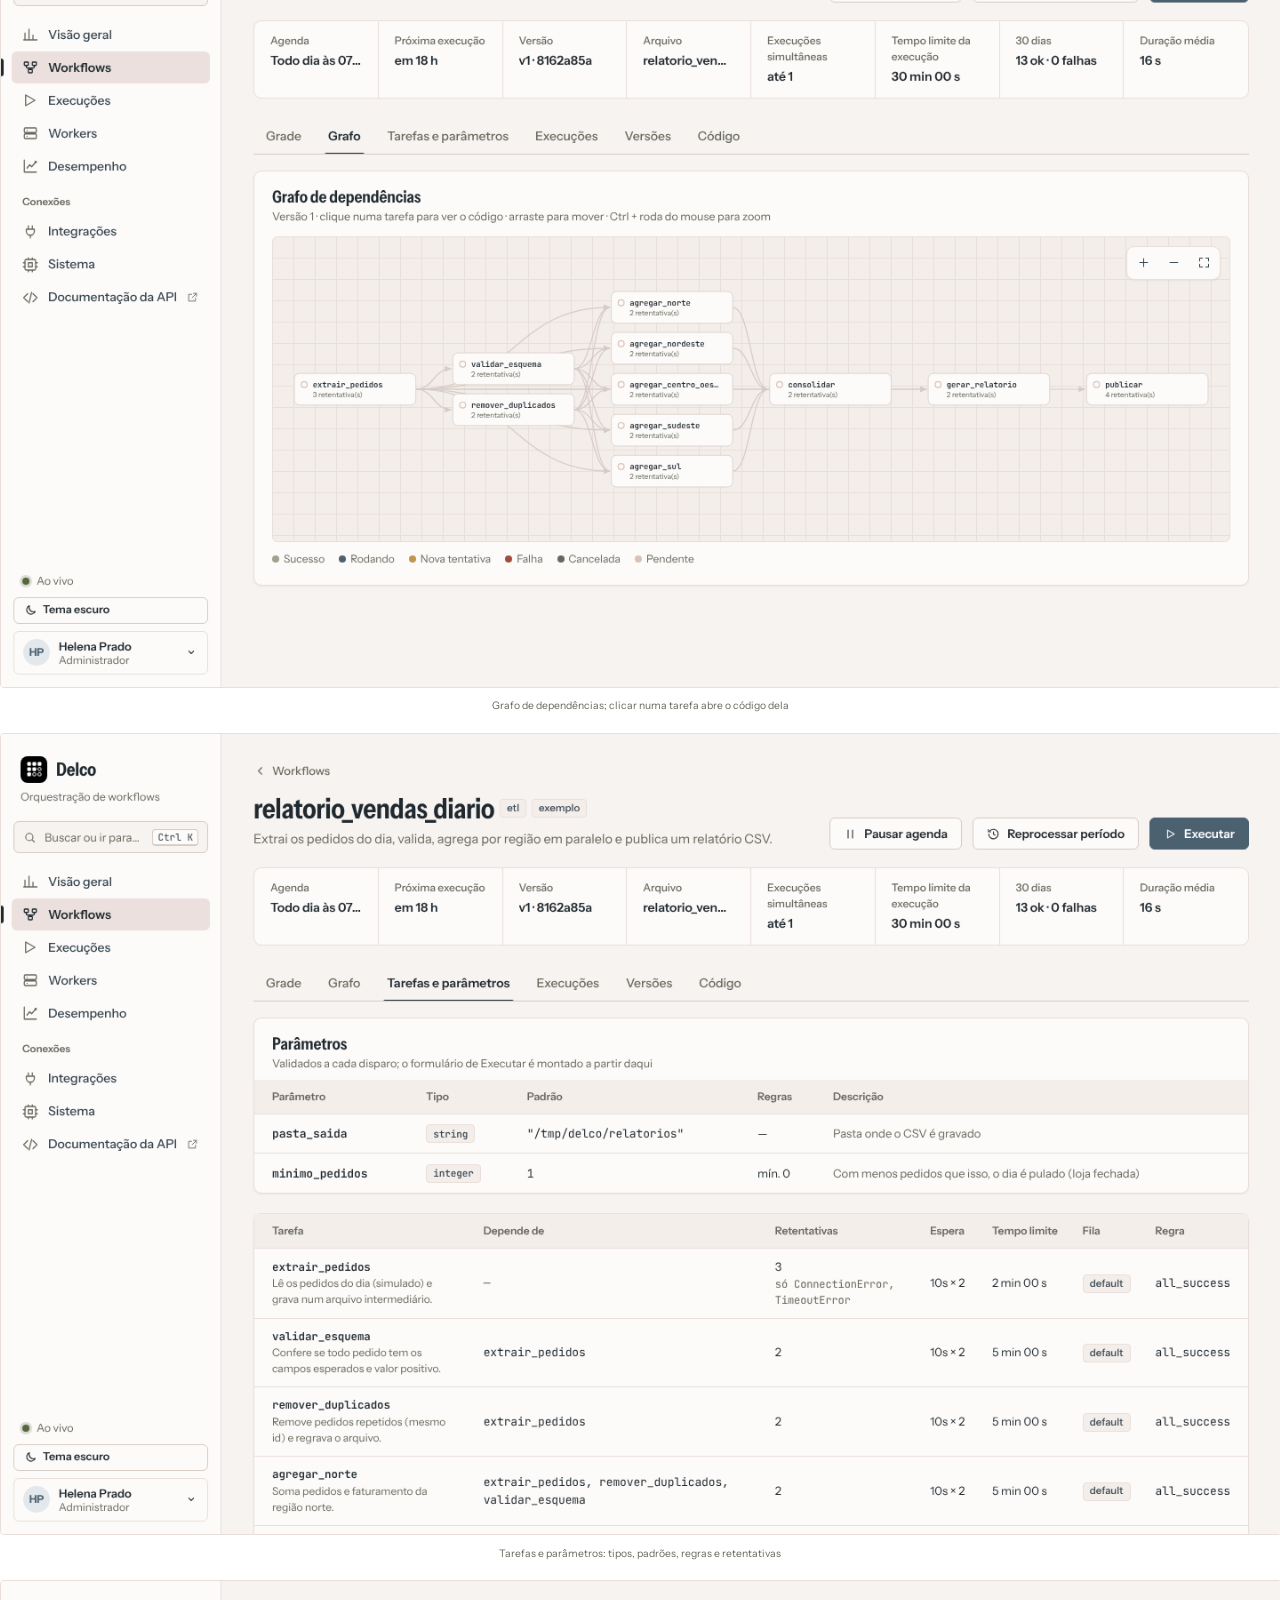
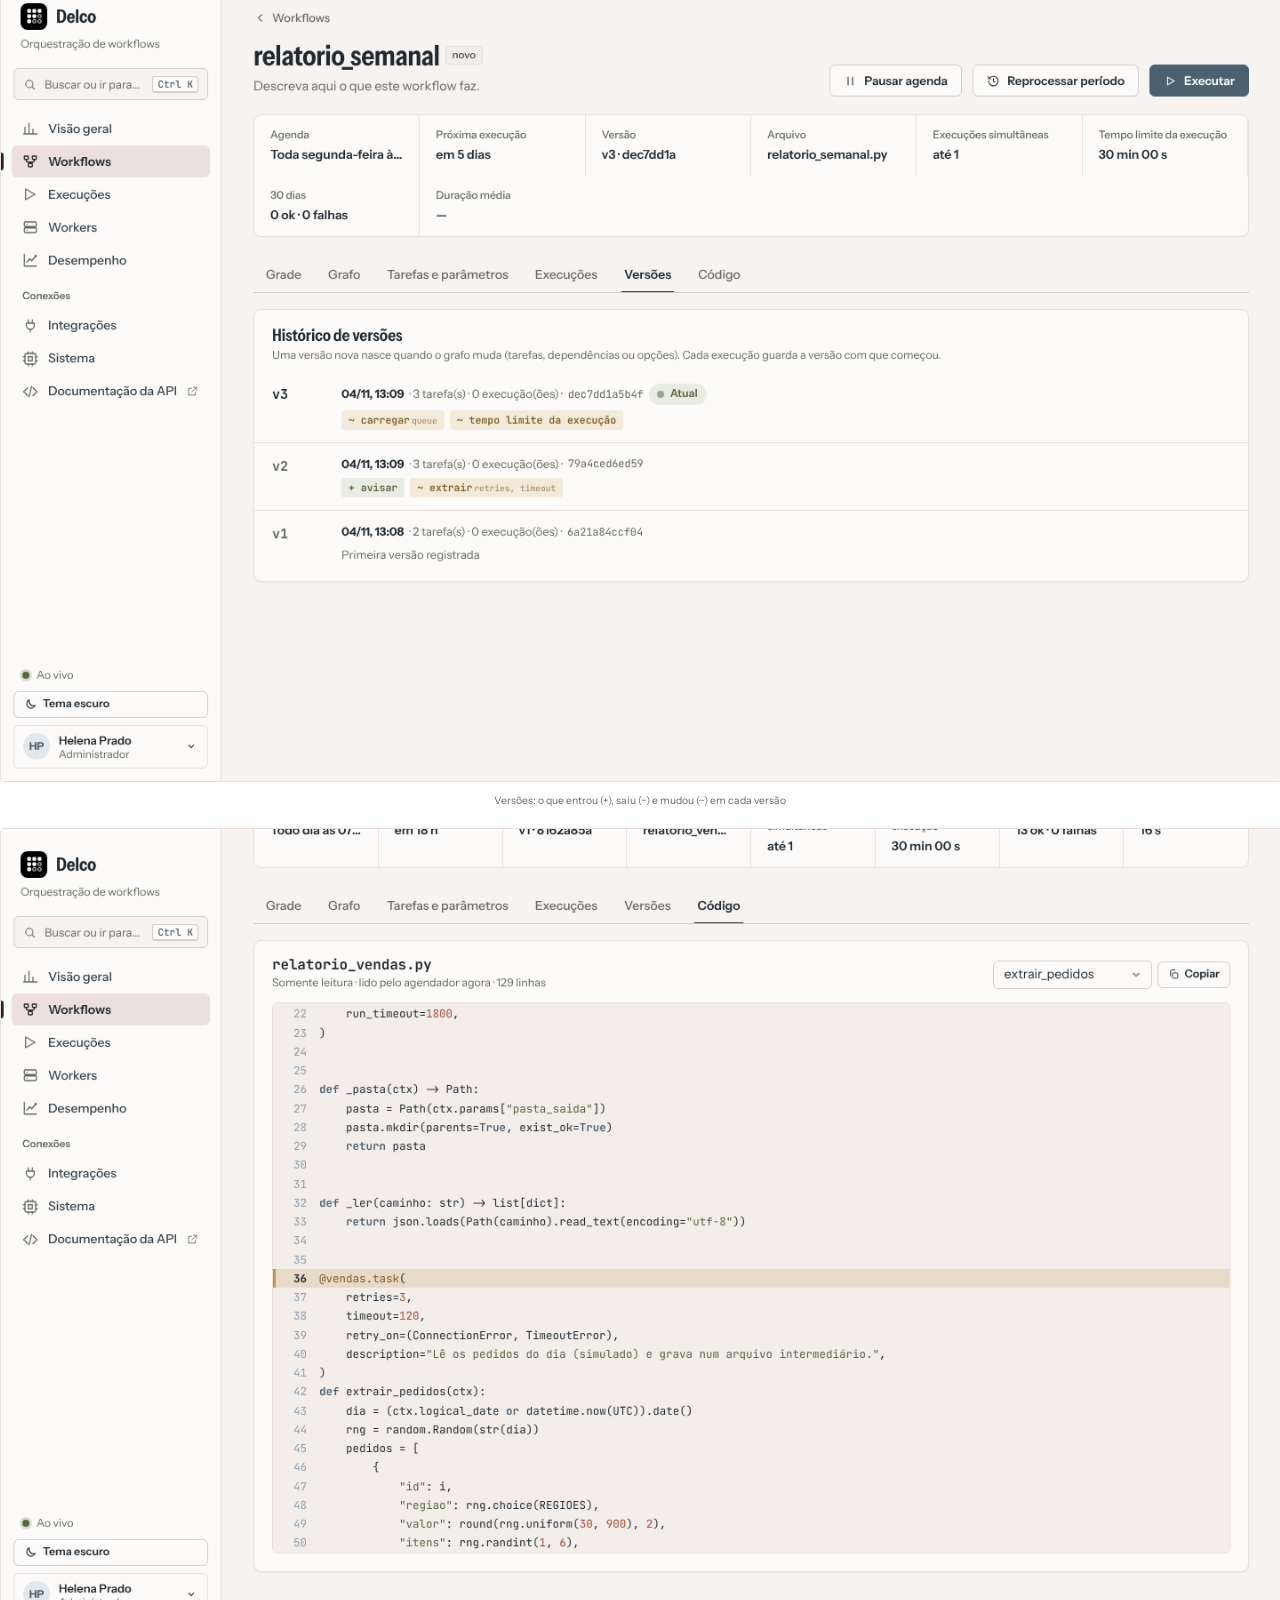
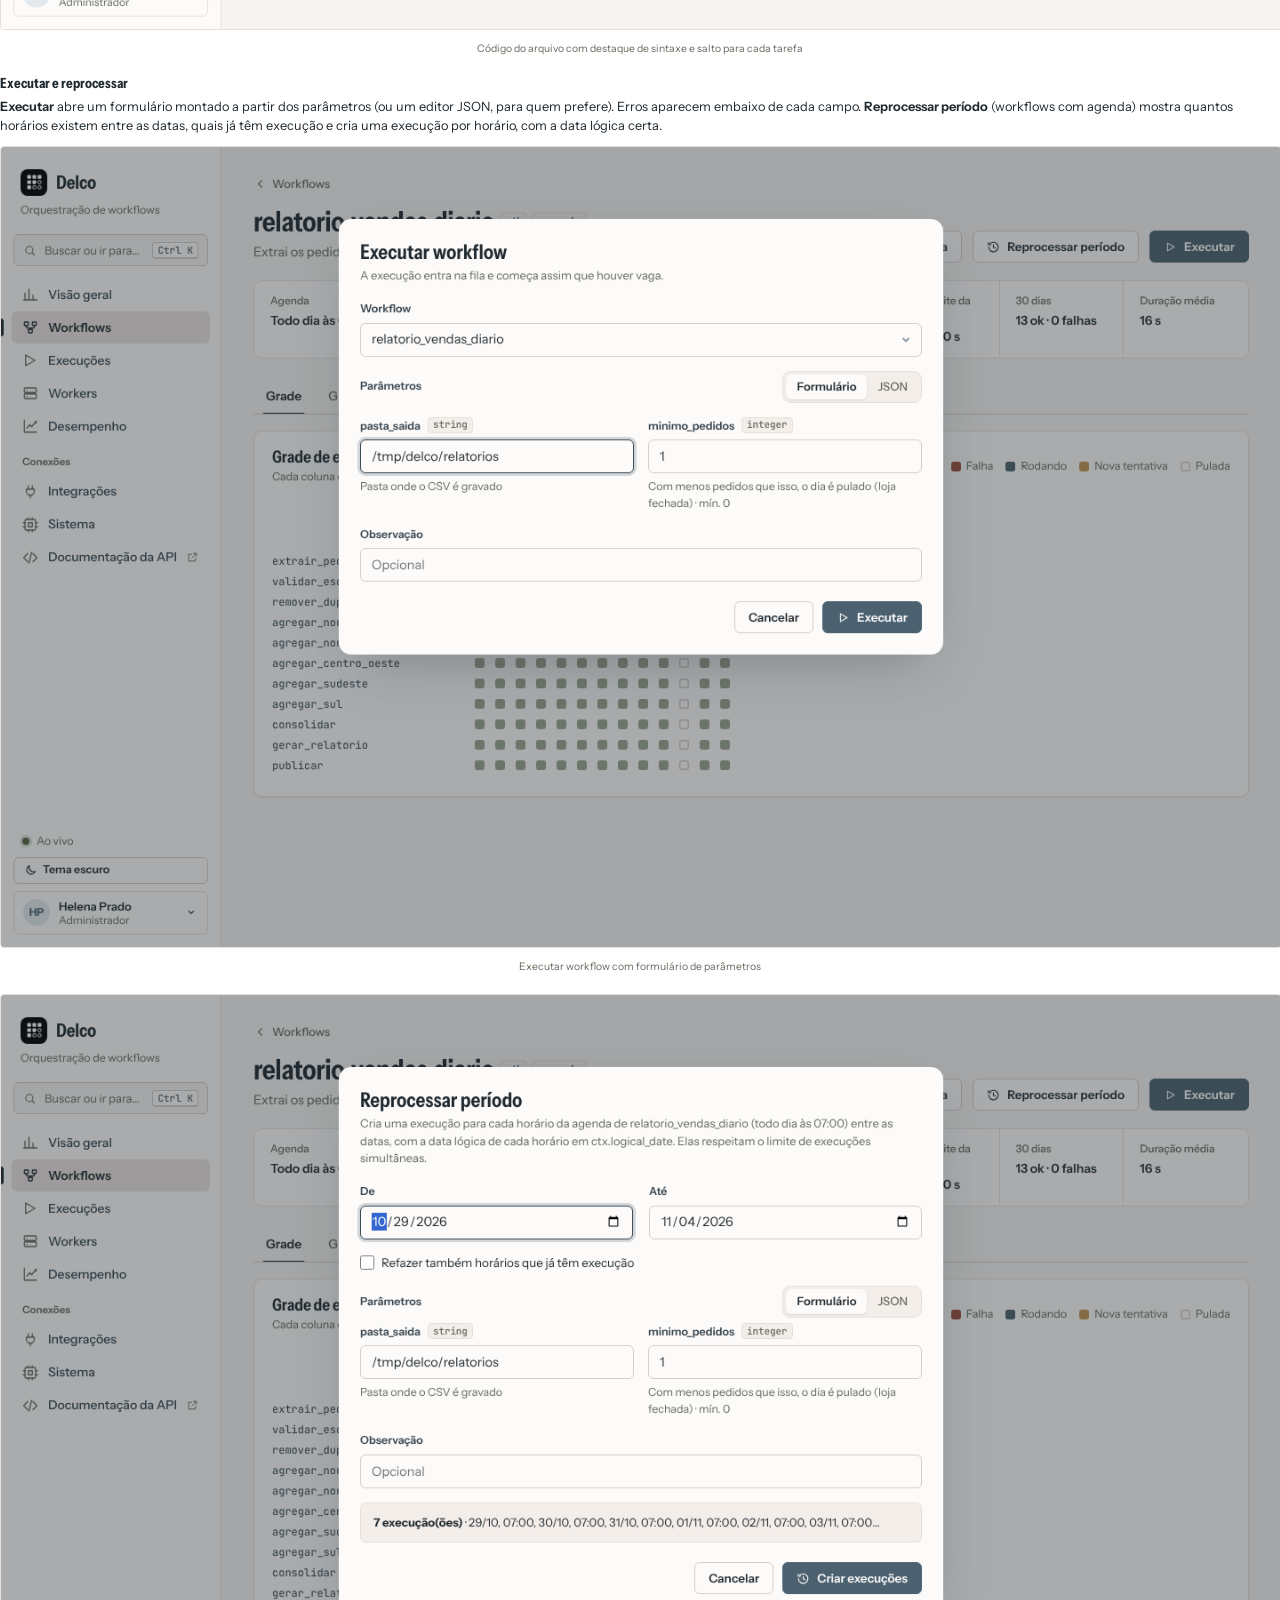
<file: docs/fonte/manual.html>
<!doctype html>
<html lang="pt-BR">
<head>
<meta charset="utf-8">
<title>Delco — Manual técnico do projeto</title>
<meta name="author" content="Erik Pimenta">
<meta name="description" content="Motor de orquestração de workflows com Python, Django, MySQL, Redis e WebSockets">
<meta name="generator" content="Delco">
<link rel="stylesheet" href="estilo.css">
</head>
<body>
<div class="marca"><svg viewBox="0 0 64 64"><g fill="#000"><rect x="2" y="2" width="16" height="16" rx="4"/><rect x="24" y="2" width="16" height="16" rx="4"/><rect x="46" y="2" width="16" height="16" rx="4"/><rect x="2" y="24" width="16" height="16" rx="4"/><rect x="24" y="24" width="16" height="16" rx="4"/><rect x="2" y="46" width="16" height="16" rx="4"/></g><g fill="none" stroke="#000" stroke-width="3.5"><rect x="47.75" y="25.75" width="12.5" height="12.5" rx="3"/><rect x="25.75" y="47.75" width="12.5" height="12.5" rx="3"/><rect x="47.75" y="47.75" width="12.5" height="12.5" rx="3"/></g></svg>Delco</div>
<span class="doc-title">Manual técnico do projeto</span>

<section class="capa">
  <svg class="logo" viewBox="0 0 64 64"><g fill="#fff"><rect x="2" y="2" width="16" height="16" rx="4"/><rect x="24" y="2" width="16" height="16" rx="4"/><rect x="46" y="2" width="16" height="16" rx="4"/><rect x="2" y="24" width="16" height="16" rx="4"/><rect x="24" y="24" width="16" height="16" rx="4"/><rect x="2" y="46" width="16" height="16" rx="4"/></g><g fill="none" stroke="#fff" stroke-width="3.5"><rect x="47.75" y="25.75" width="12.5" height="12.5" rx="3"/><rect x="25.75" y="47.75" width="12.5" height="12.5" rx="3"/><rect x="47.75" y="47.75" width="12.5" height="12.5" rx="3"/></g></svg>
  <div class="bloco">
    <div class="linha"></div>
    <h1>Delco</h1>
    <p class="sub">Manual técnico do projeto</p>
    <p class="desc">Motor de orquestração de workflows com Python, Django, MySQL, Redis e WebSockets</p>
    <div class="quadros"><span></span><span class="on"></span><span class="on"></span><span></span><span></span><span class="on"></span><span></span><span></span><span></span><span class="on"></span><span></span><span></span></div>
    <p class="copy">Copyright (©) 2026 Erik Pimenta</p>
  </div>
  <div class="rodape">Versão 1.2.0 · Novembro de 2026 · Licença MIT</div>
</section>

<section class="sumario">
  <h1>Sumário</h1>
  <ol>
    <li class="cap"><a href="#c1">1. Visão geral</a></li>
    <li class="sec"><a href="#c1-novidades">Novidades da versão 1.2.0</a></li>
    <li class="sec"><a href="#c1-tec">Tecnologias</a></li>
    <li class="cap"><a href="#c2">2. Como rodar</a></li>
    <li class="sec"><a href="#c2-contas">Contas de demonstração</a></li>
    <li class="cap"><a href="#c3">3. Escrevendo workflows</a></li>
    <li class="sec"><a href="#c3-params">Parâmetros tipados</a></li>
    <li class="sec"><a href="#c3-ctx">O objeto ctx, skip, fail e retry_on</a></li>
    <li class="sec"><a href="#c3-local">Testar sem servidor</a></li>
    <li class="cap"><a href="#c4">4. Guia das telas</a></li>
    <li class="sec"><a href="#c4-workflows">Workflows, versões e código</a></li>
    <li class="sec"><a href="#c4-exec">Execuções e tarefas</a></li>
    <li class="sec"><a href="#c4-sistema">Sistema</a></li>
    <li class="sec"><a href="#c4-conta">Minha conta, preferências e paletas</a></li>
    <li class="cap"><a href="#c5">5. Arquitetura</a></li>
    <li class="cap"><a href="#c6">6. Integrações</a></li>
    <li class="cap"><a href="#c7">7. Linha de comando</a></li>
    <li class="cap"><a href="#c8">8. API</a></li>
    <li class="cap"><a href="#c9">9. Configuração</a></li>
    <li class="cap"><a href="#c10">10. Operação em produção</a></li>
    <li class="cap"><a href="#c11">11. Segurança</a></li>
    <li class="cap"><a href="#c12">12. Testes e qualidade</a></li>
    <li class="cap"><a href="#c13">13. Solução de problemas</a></li>
  </ol>
</section>

<section class="capitulo" id="c1">
  <p class="num">Capítulo 1</p>
  <h1>Visão geral</h1>
  <p>O Delco é um motor de orquestração de workflows de código aberto, no estilo do Apache Airflow e do Temporal. Você descreve um pipeline em Python como um grafo de tarefas com dependências; o Delco agenda as execuções, distribui as tarefas entre workers, repete o que falhar com espera exponencial e mostra tudo em tempo real num painel web.</p>
  <p>O diferencial de engenharia é a confiabilidade: o estado de cada execução vive no MySQL. Se o servidor cair no passo 23 de um fluxo de 50, ao voltar o Delco sabe exatamente onde parou e refaz só o passo 23.</p>
  <h2>Para que serve</h2>
  <p>Qualquer rotina com várias etapas que precisa rodar sozinha, no horário certo, sem perder o fio quando algo dá errado: ETL e relatórios, integrações com fornecedores instáveis, sincronizações, backups, migrações em lotes, processamento de arquivos e notificações.</p>
  <h2>O que o Delco faz</h2>
  <h3>Para quem escreve workflows</h3>
  <ul>
    <li>Workflows como código Python, com dependências, agenda cron, fila, tempo limite e retentativas por tarefa.</li>
    <li>Parâmetros tipados com <code>Param</code>: o painel monta o formulário e todos os caminhos validam do mesmo jeito.</li>
    <li><code>ctx.skip()</code>, <code>ctx.fail()</code> e <code>retry_on</code> para separar erros passageiros de definitivos.</li>
    <li>Tempo limite da execução inteira com <code>run_timeout</code>.</li>
    <li><code>delco new</code> e <code>delco dev run</code> para criar e testar um workflow sem subir nada.</li>
  </ul>
  <h3>Para quem opera</h3>
  <ul>
    <li>Painel com grafo ao vivo, grade, linha do tempo, logs que chegam enquanto a tarefa roda e quadro de vagas dos workers.</li>
    <li>Disparo com formulário, reprocessamento de períodos, retomada da falha, marcação manual de tarefas e ações em lote.</li>
    <li>Pausa de agendas e de workers, tela Sistema, <code>delco doctor</code>, métricas para o Prometheus e healthchecks.</li>
    <li>Avisos no Slack, Discord, Teams, Google Chat, Telegram, por e-mail e por webhook assinado.</li>
  </ul>
  <h3>Para quem administra</h3>
  <ul>
    <li>Três papéis (Leitura, Operador e Administrador), tokens pessoais com validade e auditoria com filtros e exportação.</li>
    <li>Configuração conferida ao subir, limites de chamadas e limpeza automática do histórico.</li>
  </ul>

  <h2 id="c1-novidades">Novidades da versão 1.2.0</h2>
  <table>
    <thead><tr><th>Novidade</th><th>Onde ler</th></tr></thead>
    <tbody>
      <tr><td><strong>Parâmetros tipados</strong> com tipo, padrão, opções e limites; formulário no painel e erro por campo na API.</td><td>Capítulo 3</td></tr>
      <tr><td><strong>Skip, Fail e retry_on</strong>: tarefa pulada pela própria lógica, falha definitiva e retentativas só para erros passageiros.</td><td>Capítulo 3</td></tr>
      <tr><td><strong>Tempo limite da execução</strong> (<code>run_timeout</code>), com o motivo gravado e aviso às integrações.</td><td>Capítulos 3 e 5</td></tr>
      <tr><td><strong>delco new e delco dev run</strong>; <code>wf.run_local()</code> para testes.</td><td>Capítulos 3 e 7</td></tr>
      <tr><td><strong>Versões e código</strong> de cada workflow no painel, com o que mudou entre versões.</td><td>Capítulo 4</td></tr>
      <tr><td><strong>Reprocessar período</strong> (backfill) com prévia, pelo painel, API e CLI.</td><td>Capítulos 4, 7 e 8</td></tr>
      <tr><td><strong>Marcar tarefa</strong> como sucesso, falha ou pulada e seguir a execução.</td><td>Capítulo 4</td></tr>
      <tr><td><strong>Ações em lote</strong> em execuções e agendas; <strong>pausar worker</strong>.</td><td>Capítulo 4</td></tr>
      <tr><td><strong>Tela Sistema</strong>, <strong>delco doctor</strong>, sinal do agendador, <strong>métricas</strong>, <strong>healthcheck</strong> e logs em JSON.</td><td>Capítulos 4 e 10</td></tr>
      <tr><td><strong>Telegram, e-mail</strong>, evento <strong>voltou a funcionar</strong>, gatilho assinado, reenvio de entregas e limite de chamadas.</td><td>Capítulo 6</td></tr>
      <tr><td><strong>Preferências da conta</strong>: tema, cinco paletas de cores, fuso, densidade, itens por página, avisos do navegador.</td><td>Capítulo 4</td></tr>
      <tr><td><strong>Auditoria</strong> com filtros e CSV; observação editável; exclusão de execuções.</td><td>Capítulos 4 e 11</td></tr>
      <tr><td>Banco: colunas <code>params_schema</code>, <code>source_code</code>, <code>error</code>, <code>preferences</code> e <code>config</code>; origem <code>backfill</code>; estados <code>paused</code> e <code>skipped</code>.</td><td>Manual do banco de dados</td></tr>
    </tbody>
  </table>

  <h2 id="c1-tec">Tecnologias</h2>
  <table>
    <thead><tr><th>Camada</th><th>Tecnologia</th><th>Papel</th></tr></thead>
    <tbody>
      <tr><td>Linguagem</td><td>Python 3.13</td><td>SDK, agendador, workers, API e CLI</td></tr>
      <tr><td>Framework</td><td>Django 6.1</td><td>Modelos, migrações, comandos de gerenciamento, configuração e segurança</td></tr>
      <tr><td>API</td><td>Django REST Framework + drf-spectacular</td><td>REST com permissões por papel e documentação OpenAPI/Swagger</td></tr>
      <tr><td>Servidor</td><td>Daphne (ASGI)</td><td>HTTP e WebSocket no mesmo processo</td></tr>
      <tr><td>Banco</td><td>MySQL 8.4</td><td>Fonte da verdade de todo o estado</td></tr>
      <tr><td>Fila</td><td>Redis 7 Streams</td><td>Entrega das tarefas com grupo de consumidores; sinais e limites de chamadas</td></tr>
      <tr><td>Tempo real</td><td>Django Channels + Redis pub/sub</td><td>Eventos de execução, tarefa, worker e log pelo WebSocket</td></tr>
      <tr><td>Notificações</td><td>httpx e smtplib</td><td>Webhooks, Telegram e e-mail com tempo limite e assinatura HMAC</td></tr>
      <tr><td>Painel</td><td>HTML, CSS e JavaScript (sem build)</td><td>Servido pelo próprio Django com WhiteNoise</td></tr>
      <tr><td>Agenda</td><td>croniter</td><td>Cron com fuso e próximos horários</td></tr>
      <tr><td>Qualidade</td><td>Pytest, pytest-cov e Ruff</td><td>103 testes com MySQL e Redis reais e lint no CI</td></tr>
      <tr><td>Execução</td><td>Docker Compose</td><td>MySQL, Redis, API, agendador e workers com healthcheck</td></tr>
    </tbody>
  </table>
</section>

<section class="capitulo" id="c2">
  <p class="num">Capítulo 2</p>
  <h1>Como rodar</h1>
  <h2>Requisitos</h2>
  <ul>
    <li>Docker com Docker Compose (Docker Desktop no Windows ou no macOS).</li>
    <li>Cerca de 1,5 GB livres para as imagens e a porta 8080 livre (troque com <code>DELCO_PORT</code>).</li>
  </ul>
  <h2>Primeira execução</h2>
  <ol>
    <li>Baixe o repositório (<strong>Code → Download ZIP</strong> no GitHub ou <code>git clone</code>).</li>
    <li><strong>Windows:</strong> dois cliques em <code>iniciar.cmd</code>. <strong>Linux ou macOS:</strong> <code>./iniciar.sh</code> (ou <code>make subir</code>).</li>
    <li>Na primeira vez o script cria o <code>.env</code> com senha do MySQL, chave secreta e token de métricas aleatórios.</li>
    <li>O Docker sobe MySQL, Redis, API, agendador e dois workers, e o painel abre em <strong>http://localhost:8080</strong>.</li>
    <li>Confira tudo com <code>docker compose exec api delco doctor</code>.</li>
  </ol>
  <pre>cp .env.example .env              # troque DELCO_DB_PASSWORD e DELCO_SECRET_KEY
docker compose up -d --build
docker compose up -d --scale worker=4
docker compose exec api delco doctor</pre>
  <h2>Comandos do dia a dia</h2>
  <table>
    <thead><tr><th>Ação</th><th>Comando</th></tr></thead>
    <tbody>
      <tr><td>Subir ou atualizar</td><td><code>docker compose up -d --build</code> · <code>make subir</code></td></tr>
      <tr><td>Acompanhar logs</td><td><code>docker compose logs -f api scheduler worker</code> · <code>make logs</code></td></tr>
      <tr><td>Mais workers</td><td><code>docker compose up -d --scale worker=4</code></td></tr>
      <tr><td>Diagnóstico</td><td><code>docker compose exec api delco doctor</code> · <code>make doutor</code></td></tr>
      <tr><td>Novo workflow</td><td><code>delco new nome</code> · <code>make novo NOME=nome</code></td></tr>
      <tr><td>Parar</td><td><code>docker compose down</code> (os dados ficam nos volumes)</td></tr>
      <tr><td>Começar do zero</td><td><code>docker compose down -v</code></td></tr>
    </tbody>
  </table>
  <h2 id="c2-contas">Contas de demonstração</h2>
  <p>Todas usam a senha <strong>Delco@2026</strong> e existem só para testes. Os nomes são fictícios e os e-mails usam o domínio de exemplo <code>delco.dev</code>.</p>
  <table>
    <thead><tr><th>Papel</th><th>E-mail</th><th>Nome</th></tr></thead>
    <tbody>
      <tr><td>Administrador</td><td><code>admin@delco.dev</code></td><td>Helena Prado</td></tr>
      <tr><td>Operador</td><td><code>operador@delco.dev</code></td><td>Tiago Moura</td></tr>
      <tr><td>Leitura</td><td><code>leitura@delco.dev</code></td><td>Bruna Sales</td></tr>
    </tbody>
  </table>
  <div class="nota aviso">Para usar de verdade, suba com <code>DELCO_SEED=false</code> num banco vazio e crie o administrador com <code>docker compose exec api delco users create --role admin --email voce@empresa.com --name "Seu Nome"</code>. A tela Sistema e o <code>delco doctor</code> avisam se alguma conta de demonstração continuar ativa com a senha pública.</div>
  <h2>Rodar sem Docker</h2>
  <pre>pip install -r requirements.txt &amp;&amp; pip install -e .
export DELCO_DATABASE_URL=mysql://delco:senha@127.0.0.1:3306/delco
export DELCO_REDIS_URL=redis://127.0.0.1:6379/0
delco api --port 8080 &amp;     # aplica as migrações ao subir
delco scheduler &amp;
delco worker --concurrency 4</pre>
</section>

<section class="capitulo" id="c3">
  <p class="num">Capítulo 3</p>
  <h1>Escrevendo workflows</h1>
  <h2>Estrutura de um arquivo</h2>
  <p>Cada arquivo <code>.py</code> da pasta <code>workflows/</code> (ou de <code>DELCO_WORKFLOWS_DIR</code>) define um ou mais objetos <code>Workflow</code>. O agendador relê a pasta a cada 30 segundos; arquivos começando com <code>_</code> são ignorados. O jeito mais rápido de começar é <code>delco new nome --schedule "0 7 * * *"</code>, que cria o arquivo já com parâmetros e duas tarefas.</p>
  <pre>from delco import Fail, Param, Workflow

vendas = Workflow(
    "relatorio_vendas",
    description="Extrai, agrega e publica o relatório do dia.",
    schedule="0 7 * * *",
    timezone="America/Sao_Paulo",
    params={
        "dias": Param(1, min=1, max=30, description="Quantos dias processar"),
        "formato": Param("csv", choices=["csv", "xlsx"]),
    },
    run_timeout=1800,
)

@vendas.task(retries=3, timeout=120, retry_on=(ConnectionError, TimeoutError))
def extrair(ctx):
    linhas = buscar_pedidos(ctx.params["dias"])
    if not linhas:
        ctx.skip("Nenhum pedido no período")
    return {"linhas": len(linhas)}

@vendas.task(depends_on=[extrair])
def publicar(ctx):
    if ctx.upstream["extrair"]["linhas"] &gt; 1_000_000:
        raise Fail("Volume fora do normal")
    ctx.log("publicado")</pre>
  <h2>Opções do workflow</h2>
  <table>
    <thead><tr><th>Parâmetro</th><th>Padrão</th><th>Descrição</th></tr></thead>
    <tbody>
      <tr><td><code>name</code></td><td>obrigatório</td><td>Letras minúsculas, números e <code>_</code> (até 63)</td></tr>
      <tr><td><code>description</code></td><td>vazio</td><td>Texto mostrado no painel</td></tr>
      <tr><td><code>schedule</code></td><td><code>None</code></td><td>Cron de 5 campos ou <code>@daily</code>, <code>@hourly</code>…; <code>None</code> = só manual</td></tr>
      <tr><td><code>timezone</code></td><td><code>America/Sao_Paulo</code></td><td>Fuso da agenda</td></tr>
      <tr><td><code>params</code></td><td><code>{}</code></td><td>Valores simples ou <code>Param(...)</code></td></tr>
      <tr><td><code>max_active_runs</code></td><td><code>1</code></td><td>Execuções simultâneas; as outras esperam na fila</td></tr>
      <tr><td><code>run_timeout</code></td><td><code>None</code></td><td>Segundos até a execução inteira ser encerrada como falha</td></tr>
      <tr><td><code>tags</code></td><td><code>()</code></td><td>Etiquetas para busca</td></tr>
      <tr><td><code>default_retries</code> · <code>default_retry_delay</code> · <code>default_timeout</code> · <code>default_queue</code></td><td><code>2</code> · <code>5</code> · <code>300</code> · <code>default</code></td><td>Padrões das tarefas</td></tr>
    </tbody>
  </table>
  <h2>Opções da tarefa</h2>
  <table>
    <thead><tr><th>Opção</th><th>Padrão</th><th>Descrição</th></tr></thead>
    <tbody>
      <tr><td><code>depends_on</code></td><td><code>[]</code></td><td>Tarefas (função ou nome) que precisam terminar antes</td></tr>
      <tr><td><code>retries</code></td><td><code>2</code></td><td>Novas tentativas depois da primeira falha</td></tr>
      <tr><td><code>retry_delay</code> · <code>backoff</code> · <code>max_retry_delay</code></td><td><code>5</code> · <code>2</code> · <code>600</code></td><td>Espera = <code>retry_delay × backoff^(n-1)</code> com ±10%, até o teto</td></tr>
      <tr><td><code>retry_on</code></td><td>qualquer erro</td><td>Tupla de exceções que geram nova tentativa; as outras falham de vez</td></tr>
      <tr><td><code>timeout</code></td><td><code>300</code></td><td>Segundos por tentativa; <code>None</code> = sem limite</td></tr>
      <tr><td><code>queue</code></td><td><code>default</code></td><td>Fila; os workers escolhem as filas que consomem</td></tr>
      <tr><td><code>trigger_rule</code></td><td><code>all_success</code></td><td><code>all_done</code> roda sempre; <code>one_failed</code> só se algo falhar</td></tr>
      <tr><td><code>description</code></td><td>docstring</td><td>Texto da tarefa no painel</td></tr>
    </tbody>
  </table>
  <p>Para gerar tarefas em laço, use <code>wf.add_task(nome, funcao, depends_on=[...])</code>. Funções <code>async def</code> também funcionam.</p>
  <h2 id="c3-params">Parâmetros tipados</h2>
  <p><code>Param</code> declara o que cada parâmetro aceita. A mesma regra vale no formulário do painel, na API, na CLI, no gatilho por URL, no reprocessamento e no <code>delco dev run</code>. Erros voltam por campo: <code>{"params.dias": "Precisa ser no máximo 30."}</code>.</p>
  <table>
    <thead><tr><th>Argumento</th><th>Descrição</th></tr></thead>
    <tbody>
      <tr><td>primeiro argumento</td><td>Valor padrão; sem ele, o parâmetro é obrigatório</td></tr>
      <tr><td><code>type</code></td><td><code>str</code>, <code>int</code>, <code>float</code>, <code>bool</code>, <code>date</code>, <code>list</code> ou <code>dict</code> (deduzido do padrão)</td></tr>
      <tr><td><code>choices</code></td><td>Lista de opções (vira um seletor no formulário)</td></tr>
      <tr><td><code>min</code> · <code>max</code></td><td>Limites de números ou tamanho de textos e listas</td></tr>
      <tr><td><code>description</code> · <code>label</code></td><td>Ajuda e rótulo do campo</td></tr>
      <tr><td><code>required</code></td><td>Força obrigatório mesmo com padrão</td></tr>
      <tr><td><code>secret</code></td><td>Mascara o valor no painel, na API e na auditoria</td></tr>
    </tbody>
  </table>
  <p>Textos vindos da CLI e de formulários são convertidos (<code>"3"</code> vira <code>3</code>, <code>"sim"</code> vira <code>True</code>). Datas chegam à tarefa como <code>"AAAA-MM-DD"</code>. Parâmetros declarados sem <code>Param</code> continuam livres, como nas versões anteriores. Um workflow agendado não pode ter parâmetro obrigatório sem padrão.</p>
  <h2 id="c3-ctx">O objeto ctx, skip, fail e retry_on</h2>
  <table>
    <thead><tr><th>Atributo ou método</th><th>O que faz</th></tr></thead>
    <tbody>
      <tr><td><code>ctx.params</code></td><td>Parâmetros já validados</td></tr>
      <tr><td><code>ctx.upstream</code></td><td>Resultado de cada dependência, por nome</td></tr>
      <tr><td><code>ctx.log(msg, level)</code> · <code>ctx.warning</code> · <code>ctx.error</code></td><td>Linhas de log; <code>print</code> e o <code>logging</code> também viram log</td></tr>
      <tr><td><code>ctx.progress(50, "metade")</code></td><td>Barra de andamento no painel</td></tr>
      <tr><td><code>ctx.skip("motivo")</code> ou <code>raise Skip(...)</code></td><td>A tarefa termina como <strong>pulada</strong>; dependentes com <code>all_success</code> também são puladas e a execução conta como sucesso</td></tr>
      <tr><td><code>ctx.fail("motivo")</code> ou <code>raise Fail(...)</code></td><td>Falha definitiva, sem retentativas (<code>retry=True</code> para repetir)</td></tr>
      <tr><td><code>ctx.idempotency_key</code></td><td>Igual em todas as tentativas: use para não repetir efeitos externos</td></tr>
      <tr><td><code>ctx.logical_date</code> · <code>ctx.attempt</code> · <code>ctx.is_retry</code> · <code>ctx.is_last_attempt</code></td><td>Horário agendado (ou do reprocessamento) e tentativa atual</td></tr>
    </tbody>
  </table>
  <div class="nota">Com <code>retry_on=(ConnectionError, TimeoutError)</code>, uma queda de rede é repetida, mas um <code>KeyError</code> por erro de código falha na hora, sem esperar as retentativas. O log da tentativa avisa: “Erro marcado como definitivo”.</div>
  <h2 id="c3-local">Testar sem servidor</h2>
  <pre>delco dev run relatorio_vendas -p dias=3          # roda aqui, na ordem, com logs
delco dev run relatorio_vendas --no-retries --output
delco dev run relatorio_vendas --json            # para scripts
delco validate workflows                         # confere os arquivos</pre>
  <p>O <code>delco dev run</code> não precisa de MySQL, Redis nem workers: executa as tarefas no próprio processo, respeitando dependências, regras de disparo, <code>skip</code>, <code>Fail</code> e retentativas (sem a espera). Dentro dos seus testes, <code>vendas.run_local({"dias": 3})</code> devolve o estado, as tentativas, os logs e o resultado de cada tarefa.</p>
  <h2>Versões</h2>
  <p>O Delco calcula uma impressão digital do grafo (tarefas, dependências e opções). Quando ela muda, nasce uma versão nova; cada execução guarda a versão com que começou. O código do arquivo também fica guardado e aparece na aba <strong>Código</strong>. Mudar só o corpo de uma função não cria versão.</p>
  <p>Exemplos prontos: <code>ola_delco</code>, <code>relatorio_vendas_diario</code> (leque paralelo, parâmetros, <code>skip</code>, <code>Fail</code> e <code>retry_on</code>), <code>sincronizar_catalogo</code>, <code>backup_noturno</code> (fila <code>critical</code> e <code>run_timeout</code>) e <code>migracao_em_50_passos</code>.</p>
</section>

<section class="capitulo" id="c4">
  <p class="num">Capítulo 4</p>
  <h1>Guia das telas</h1>
  <p>O painel tem uma barra lateral com Visão geral, Workflows, Execuções, Workers, Desempenho, Integrações, Sistema e a documentação da API. <code>Ctrl K</code> (ou <code>⌘K</code>) abre a paleta de comandos e <code>?</code> lista os atalhos. Se nenhum agendador estiver ativo, um aviso aparece no topo de todas as telas.</p>
  <h2>Entrada</h2>
  <figure><img src="../images/tela-entrada.png"><figcaption>Entrada com as contas de demonstração</figcaption></figure>
  <h2>Visão geral</h2>
  <p>O quadro <strong>Agora</strong> mostra cada worker e suas vagas, acesas quando uma tarefa está rodando (workers pausados aparecem com as vagas tracejadas). Abaixo, indicadores de 24 horas, tarefas por hora, próximas execuções e as execuções recentes.</p>
  <figure><img src="../images/tela-painel.png"><figcaption>Visão geral</figcaption></figure>
  <h2 id="c4-workflows">Workflows</h2>
  <p>A lista mostra agenda, últimas execuções e taxa de sucesso. Marque vários para <strong>pausar ou retomar as agendas</strong> de uma vez.</p>
  <figure><img src="../images/tela-workflows.png"><figcaption>Lista de workflows com seleção em lote</figcaption></figure>
  <h3>Detalhe do workflow</h3>
  <p>Fatos (agenda, próxima execução, versão, arquivo, limites) e as abas <strong>Grade</strong>, <strong>Grafo</strong>, <strong>Tarefas e parâmetros</strong>, <strong>Execuções</strong>, <strong>Versões</strong> e <strong>Código</strong>. A aba aberta fica no endereço da página, para compartilhar o link.</p>
  <figure><img src="../images/tela-grade.png"><figcaption>Grade: cada coluna é uma execução e cada linha, uma tarefa</figcaption></figure>
  <figure><img src="../images/tela-grafo-workflow.png"><figcaption>Grafo de dependências; clicar numa tarefa abre o código dela</figcaption></figure>
  <figure><img src="../images/tela-tarefas-parametros.png"><figcaption>Tarefas e parâmetros: tipos, padrões, regras e retentativas</figcaption></figure>
  <figure><img src="../images/tela-versoes.png"><figcaption>Versões: o que entrou (+), saiu (−) e mudou (~) em cada versão</figcaption></figure>
  <figure><img src="../images/tela-codigo.png"><figcaption>Código do arquivo com destaque de sintaxe e salto para cada tarefa</figcaption></figure>
  <h3>Executar e reprocessar</h3>
  <p><strong>Executar</strong> abre um formulário montado a partir dos parâmetros (ou um editor JSON, para quem prefere). Erros aparecem embaixo de cada campo. <strong>Reprocessar período</strong> (workflows com agenda) mostra quantos horários existem entre as datas, quais já têm execução e cria uma execução por horário, com a data lógica certa.</p>
  <figure><img src="../images/tela-parametros.png"><figcaption>Executar workflow com formulário de parâmetros</figcaption></figure>
  <figure><img src="../images/tela-reprocessar.png"><figcaption>Reprocessar período com prévia</figcaption></figure>
  <h2 id="c4-exec">Execuções</h2>
  <p>Filtros por estado, workflow, origem (inclusive <strong>Reprocessamento</strong>) e período, busca por número ou observação e <strong>Exportar CSV</strong>. Marque execuções para <strong>cancelar</strong>, <strong>retomar da falha</strong> ou <strong>excluir</strong> (administrador) em lote. O tamanho da página segue a preferência da conta.</p>
  <figure><img src="../images/tela-execucoes.png"><figcaption>Execuções com filtros</figcaption></figure>
  <figure><img src="../images/tela-lote.png"><figcaption>Barra de ações em lote</figcaption></figure>
  <h3>Execução</h3>
  <p>Grafo ao vivo, tarefas, linha do tempo e parâmetros. O motivo da falha da execução (como o tempo limite) aparece em destaque e a duração vem comparada com a mediana das execuções anteriores (“12% mais lenta”). A observação pode ser editada pelo lápis, e o administrador pode excluir uma execução terminada.</p>
  <figure><img src="../images/tela-execucao.png"><figcaption>Execução de 50 passos em andamento</figcaption></figure>
  <h3>Gaveta da tarefa</h3>
  <p>Log ao vivo com busca, filtro por nível, <strong>acompanhar o fim</strong>, <strong>quebrar linhas</strong>, <strong>ir para o primeiro erro</strong>, copiar e baixar. Abas de resultado e tentativas, com traceback. Em execuções terminadas, o operador pode <strong>reexecutar a partir desta tarefa</strong> ou <strong>marcar como sucesso, falha ou pulada</strong>: marcar como sucesso devolve à fila as tarefas que tinham sido puladas por causa dela, e a execução continua.</p>
  <figure><img src="../images/tela-tarefa.png"><figcaption>Gaveta da tarefa</figcaption></figure>
  <figure><img src="../images/tela-falha.png"><figcaption>Tentativas de uma tarefa que falhou</figcaption></figure>
  <h2>Workers</h2>
  <p>Cada worker com suas vagas e o que está rodando, e as filas no MySQL e no Redis. <strong>Pausar</strong> faz o worker terminar o que está rodando e parar de pegar tarefas novas; <strong>Retomar</strong> o devolve ao trabalho.</p>
  <figure><img src="../images/tela-workers.png"><figcaption>Quadro de vagas e filas</figcaption></figure>
  <h2>Desempenho</h2>
  <figure><img src="../images/tela-desempenho.png"><figcaption>Taxa de sucesso, p50 e p95 por workflow, tarefas que mais falham e mais lentas</figcaption></figure>
  <h2>Integrações</h2>
  <figure><img src="../images/tela-integracoes.png"><figcaption>Notificações e gatilhos de entrada</figcaption></figure>
  <h2 id="c4-sistema">Sistema</h2>
  <p>Só para administradores. Resume a saúde (tudo certo, avisos ou problemas), mostra MySQL, Redis, agendadores e workers, lista as verificações com o que fazer em cada aviso, os agendadores com seu último sinal e erro, a configuração em uso (senhas mascaradas), o exemplo de configuração do Prometheus e o botão <strong>Rodar limpeza agora</strong>.</p>
  <figure><img src="../images/tela-sistema.png"><figcaption>Tela Sistema</figcaption></figure>
  <h2 id="c4-conta">Minha conta, preferências e paletas</h2>
  <p>As preferências ficam na conta e valem em qualquer navegador: tema (sistema, claro ou escuro), <strong>paleta de cores</strong>, datas no horário local ou em UTC, densidade das tabelas, execuções por página, avisos do navegador (falhas e execuções que você disparou) e quebra de linha nos logs. A paleta tem cinco opções, escolhidas pelas amostras de cor:</p>
  <p><span class="pal"><span style="background:#f7f3f1"></span><span style="background:#4c6170"></span><span style="background:#1f292f"></span><span style="background:#56663f"></span></span><span class="pal"><span style="background:#e6ddce"></span><span style="background:#5d1c16"></span><span style="background:#7a6e46"></span><span style="background:#f6e4a6"></span></span><span class="pal"><span style="background:#f5f4f4"></span><span style="background:#000000"></span><span style="background:#2b4c5a"></span><span style="background:#e2c288"></span></span><span class="pal"><span style="background:#f3f1ec"></span><span style="background:#a8235a"></span><span style="background:#3e6f84"></span><span style="background:#2e7d5b"></span></span><span class="pal"><span style="background:#e8e8e8"></span><span style="background:#000000"></span><span style="background:#ab9d9d"></span><span style="background:#5c5454"></span></span></p>
  <p>Cada paleta tem versão clara e escura; a marca preta e branca do Delco não muda. A primeira é a paleta original do Delco.</p>
  <figure><img src="../images/tela-conta.png"><figcaption>Minha conta: preferências, senha e tokens pessoais</figcaption></figure>
  <h2>Usuários e auditoria</h2>
  <p>Administradores criam e editam usuários e consultam a auditoria com filtros por ação, pessoa, período e busca, com paginação e exportação em CSV.</p>
  <h2>Paleta de comandos e atalhos</h2>
  <p><code>Ctrl K</code> busca telas, workflows e execuções (<code>#118</code>) e executa ações: executar workflow, trocar tema, trocar a paleta de cores, preferências, pausar ou retomar todas as agendas. Atalhos: <code>g v</code>, <code>g w</code>, <code>g e</code>, <code>g k</code>, <code>g d</code>, <code>g i</code>, <code>g c</code>, <code>g u</code>, <code>g s</code>, <code>/</code> para buscar e <code>x</code> para executar.</p>
  <figure><img src="../images/tela-comandos.png"><figcaption>Paleta de comandos</figcaption></figure>
  <figure><img src="../images/tela-escuro.png"><figcaption>Tema escuro</figcaption></figure>
</section>

<section class="capitulo" id="c5">
  <p class="num">Capítulo 5</p>
  <h1>Arquitetura</h1>
  <figure class="diagrama largo"><img src="diagramas/arquitetura.svg"><figcaption>Processos e fluxos de dados</figcaption></figure>
  <table>
    <thead><tr><th>Processo</th><th>Comando</th><th>Responsabilidade</th></tr></thead>
    <tbody>
      <tr><td>API</td><td><code>delco api</code></td><td>Daphne com o Django: REST, WebSocket, painel, Swagger, métricas e migrações</td></tr>
      <tr><td>Agendador</td><td><code>delco scheduler</code></td><td>Lê a pasta (e guarda o código), cria execuções agendadas, libera tarefas, encerra execuções que passaram do tempo limite, recupera leases vencidos, republica mensagens perdidas, envia notificações e manda sinal de vida ao Redis a cada 5 s</td></tr>
      <tr><td>Worker</td><td><code>delco worker</code></td><td>Consome as filas, assume cada tarefa no banco e roda a tentativa num processo filho com heartbeat, tempo limite e cancelamento; obedece a pausas</td></tr>
    </tbody>
  </table>
  <h2>Ciclo de vida de uma tarefa</h2>
  <figure class="diagrama"><img src="diagramas/estados-tarefa.svg"><figcaption>Estados de task_instances.status</figcaption></figure>
  <ol>
    <li>O agendador marca a tarefa como <strong>na fila</strong> no MySQL e só depois publica no Redis.</li>
    <li>O worker trava a linha com <code>select_for_update()</code> e <code>status='queued'</code>; mensagem repetida não encontra mais a tarefa na fila.</li>
    <li>A cada heartbeat o worker renova o lease. Se o servidor cair, o lease vence e a tarefa volta para nova tentativa.</li>
    <li>O processo filho devolve resultado, erro (com a indicação se pode ser repetido) ou <em>skip</em>.</li>
    <li>Tarefas terminadas guardam o resultado e não rodam de novo: só o passo interrompido é refeito.</li>
  </ol>
  <h2>Confiabilidade e retomada</h2>
  <ul>
    <li><strong>MySQL é a fonte da verdade</strong>; o Redis é só transporte.</li>
    <li><strong>Compare-and-set</strong> em toda transição; <code>FOR UPDATE SKIP LOCKED</code> deixa vários agendadores trabalharem juntos.</li>
    <li><strong>Chave única por horário</strong> impede duas execuções agendadas no mesmo horário.</li>
    <li><strong>Mensagens perdidas</strong> são republicadas; o Redis pode ser apagado sem perda.</li>
    <li><strong>Worker pausado</strong> devolve à fila mensagens que já tinha lido.</li>
    <li><strong>Tempo limite da execução</strong>: o agendador confere a cada ciclo de recuperação, cancela o que falta, pede parada ao que roda e grava o motivo.</li>
  </ul>
  <h2>Sinais de vida</h2>
  <p>Workers gravam o heartbeat no MySQL. Agendadores gravam um sinal com validade no Redis (<code>delco:scheduler:&lt;id&gt;</code>), com ciclos, última leitura da pasta e último erro. A API usa esse sinal na saúde, no aviso do painel e na tela Sistema. Cada processo também escreve um arquivo de saúde usado pelo <code>delco healthcheck</code>.</p>
</section>

<section class="capitulo" id="c6">
  <p class="num">Capítulo 6</p>
  <h1>Integrações</h1>
  <table>
    <thead><tr><th>Tipo</th><th>Para que serve</th><th>O que configurar</th></tr></thead>
    <tbody>
      <tr><td>Slack · Discord · Teams · Google Chat</td><td>Mensagem num canal</td><td>URL do webhook do canal</td></tr>
      <tr><td>Telegram</td><td>Mensagem num grupo ou canal</td><td>Token do bot (BotFather) e ID do chat</td></tr>
      <tr><td>E-mail</td><td>Mensagem para uma lista</td><td>Destinatários; servidor em <code>DELCO_SMTP_*</code></td></tr>
      <tr><td>Webhook genérico</td><td>Avisar outro sistema</td><td>URL; o corpo é JSON assinado com HMAC-SHA256</td></tr>
      <tr><td>Gatilho por URL</td><td>Disparar um workflow de fora</td><td>Workflow e, se quiser, exigir assinatura</td></tr>
    </tbody>
  </table>
  <h2>Eventos</h2>
  <table>
    <thead><tr><th>Evento</th><th>Quando</th></tr></thead>
    <tbody>
      <tr><td><code>run.started</code></td><td>A execução saiu da fila</td></tr>
      <tr><td><code>run.succeeded</code></td><td>Terminou com sucesso</td></tr>
      <tr><td><code>run.failed</code></td><td>Terminou com falha (inclusive tempo limite da execução)</td></tr>
      <tr><td><code>run.cancelled</code></td><td>Foi cancelada</td></tr>
      <tr><td><code>run.recovered</code></td><td>Terminou com sucesso logo depois de uma execução com falha do mesmo workflow</td></tr>
    </tbody>
  </table>
  <p>A entrega nasce na mesma transação que muda o estado da execução; o agendador envia e, se o destino recusar, tenta de novo até 5 vezes (10 s, 20 s, 40 s e 80 s). <strong>Enviar teste</strong> confere a configuração e entregas que desistiram podem ser <strong>reenviadas</strong> pelo histórico. As mensagens trazem as tarefas que falharam e o motivo.</p>
  <h2>Webhook genérico</h2>
  <pre>POST https://seu-sistema/delco
X-Delco-Event: run.failed
X-Delco-Delivery: 42
X-Delco-Signature: sha256=&lt;HMAC-SHA256 do corpo com o segredo&gt;

{"event": "run.failed", "run": {"id": 118, "workflow": "sincronizar_catalogo", "status": "failed",
 "error": null, "failed_tasks": ["aplicar_lote_2"], "tasks_total": 7, "tasks_failed": 1, "url": "…"}}</pre>
  <h2>Gatilho por URL</h2>
  <p>A URL aparece uma única vez (só o SHA-256 do token fica no banco). Com <strong>Exigir assinatura</strong>, o Delco mostra também um segredo e recusa chamadas sem <code>X-Delco-Signature</code> ou <code>X-Hub-Signature-256</code> (o formato dos webhooks do GitHub). Cada gatilho aceita até <code>DELCO_HOOK_RATE_LIMIT</code> chamadas por minuto.</p>
  <pre>BODY='{"params": {"pasta_saida": "/tmp/rel"}, "note": "Build 42"}'
SIG=$(printf '%s' "$BODY" | openssl dgst -sha256 -hmac "$DELCO_HOOK_SECRET" | cut -d' ' -f2)
curl -X POST "$DELCO_HOOK_URL" -H 'Content-Type: application/json' \
  -H "X-Delco-Signature: sha256=$SIG" -d "$BODY"</pre>
  <h2>E-mail</h2>
  <p>Configure <code>DELCO_SMTP_HOST</code>, <code>DELCO_SMTP_PORT</code>, <code>DELCO_SMTP_USER</code>, <code>DELCO_SMTP_PASSWORD</code>, <code>DELCO_SMTP_FROM</code> e <code>DELCO_SMTP_SECURITY</code> (<code>starttls</code>, <code>ssl</code> ou <code>none</code>). A mensagem sai em texto e HTML, com o link para a execução.</p>
</section>

<section class="capitulo" id="c7">
  <p class="num">Capítulo 7</p>
  <h1>Linha de comando</h1>
  <h2>Comandos de servidor e ferramentas</h2>
  <table>
    <thead><tr><th>Comando</th><th>O que faz</th></tr></thead>
    <tbody>
      <tr><td><code>delco api</code> · <code>scheduler</code> · <code>worker</code></td><td>Sobem os processos (também como <code>python manage.py ...</code>)</td></tr>
      <tr><td><code>delco migrate</code> · <code>seed</code> · <code>users create</code></td><td>Banco, dados de demonstração e usuários</td></tr>
      <tr><td><code>delco new nome [--schedule]</code></td><td>Cria um workflow a partir do modelo</td></tr>
      <tr><td><code>delco dev run nome [-p] [--json]</code></td><td>Roda o workflow no terminal</td></tr>
      <tr><td><code>delco validate [pasta]</code></td><td>Confere os arquivos</td></tr>
      <tr><td><code>delco doctor [--json] [--strict]</code></td><td>Diagnóstico completo; código 1 se houver problema</td></tr>
      <tr><td><code>delco config [--json]</code></td><td>Configuração em uso, segredos mascarados</td></tr>
      <tr><td><code>delco healthcheck api|scheduler|worker</code></td><td>Usado pelo Docker</td></tr>
    </tbody>
  </table>
  <h2>Comandos de cliente</h2>
  <p>Falam com a API usando o token salvo por <code>delco login</code> ou <code>DELCO_URL</code> e <code>DELCO_TOKEN</code>. Os de lista aceitam <code>--json</code>.</p>
  <table>
    <thead><tr><th>Comando</th><th>O que faz</th></tr></thead>
    <tbody>
      <tr><td><code>delco workflows</code> · <code>show nome</code> · <code>versions nome</code></td><td>Lista, detalhe com parâmetros e histórico de versões</td></tr>
      <tr><td><code>delco trigger nome -p k=v [--wait] [--dry-run]</code></td><td>Dispara (ou só valida os parâmetros)</td></tr>
      <tr><td><code>delco backfill nome --from D --to D [--dry-run] [--all]</code></td><td>Reprocessa um período</td></tr>
      <tr><td><code>delco runs [--status] [--trigger] [--since] [-q]</code></td><td>Lista execuções</td></tr>
      <tr><td><code>delco run id</code> · <code>logs id tarefa [-f] [--level]</code></td><td>Detalhe e log (acompanhando ao vivo)</td></tr>
      <tr><td><code>delco cancel</code> · <code>retry [--from]</code> · <code>mark --status</code> · <code>note</code></td><td>Ações sobre execuções e tarefas</td></tr>
      <tr><td><code>delco pause</code> · <code>resume</code></td><td>Agenda de um workflow</td></tr>
      <tr><td><code>delco workers [pause|resume id]</code></td><td>Lista, pausa e retoma workers</td></tr>
      <tr><td><code>delco upcoming</code> · <code>integrations</code> · <code>export arquivo.csv</code></td><td>Próximas execuções, integrações e CSV</td></tr>
    </tbody>
  </table>
</section>

<section class="capitulo" id="c8">
  <p class="num">Capítulo 8</p>
  <h1>API</h1>
  <p>Todas as rotas ficam em <code>/api</code>, respondem JSON e exigem <code>Authorization: Bearer &lt;token&gt;</code>, exceto login, saúde e o gatilho por URL. A documentação interativa fica em <code>/api/docs</code> e o esquema em <code>/api/openapi.json</code>.</p>
  <table>
    <thead><tr><th>Grupo</th><th>Rotas</th><th>Papel</th></tr></thead>
    <tbody>
      <tr><td>Acesso</td><td><code>POST /auth/login</code> · <code>/auth/logout</code> · <code>GET /auth/me</code> · <code>PUT /auth/me/password</code> · <code>GET</code>/<code>PATCH /auth/me/preferences</code> · <code>/tokens</code></td><td>todos</td></tr>
      <tr><td>Workflows</td><td><code>GET /workflows</code> · <code>/workflows/{n}</code> · <code>/grid</code> · <code>/versions</code> · <code>/source</code></td><td>leitura</td></tr>
      <tr><td></td><td><code>POST /workflows/{n}/runs</code> (com <code>dry_run</code>) · <code>/backfill</code> · <code>/pause</code> · <code>/resume</code> · <code>POST /workflows/bulk</code></td><td>operador</td></tr>
      <tr><td>Execuções</td><td><code>GET /runs</code> · <code>/runs/export</code> · <code>/runs/{id}</code> · <code>/runs/{id}/tasks/{t}</code> · <code>/attempts/{id}/logs</code></td><td>leitura</td></tr>
      <tr><td></td><td><code>PATCH /runs/{id}</code> · <code>POST /cancel</code> · <code>/retry</code> · <code>/tasks/{t}/mark</code> · <code>POST /runs/bulk</code></td><td>operador</td></tr>
      <tr><td></td><td><code>DELETE /runs/{id}</code> · <code>bulk</code> com <code>delete</code></td><td>admin</td></tr>
      <tr><td>Monitoramento</td><td><code>/overview</code> · <code>/insights</code> · <code>/upcoming</code> · <code>/workers</code> · <code>/queues</code> · <code>/health</code> · <code>/metrics</code> · <code>WS /ws</code></td><td>leitura</td></tr>
      <tr><td></td><td><code>POST /workers/{id}/pause</code> · <code>/resume</code></td><td>operador</td></tr>
      <tr><td>Integrações</td><td><code>/integrations</code> · <code>/{id}</code> · <code>/test</code> · <code>/deliveries</code> · <code>/deliveries/{d}/retry</code> · <code>POST /hooks/{token}</code></td><td>operador / admin</td></tr>
      <tr><td>Administração</td><td><code>/users</code> · <code>/audit</code> · <code>/audit/export</code> · <code>GET /system</code> · <code>POST /system/housekeeping</code></td><td>admin</td></tr>
    </tbody>
  </table>
  <h2>Erros</h2>
  <pre>{"code": "validation_error", "message": "Confira os parâmetros destacados.",
 "fields": {"params.dias": "Precisa ser no máximo 30."}}</pre>
  <table>
    <thead><tr><th>Status</th><th>Código</th><th>Quando</th></tr></thead>
    <tbody>
      <tr><td>401</td><td><code>unauthenticated</code> · <code>invalid_token</code> · <code>invalid_signature</code></td><td>Sem token, token inválido ou gatilho sem assinatura</td></tr>
      <tr><td>403</td><td><code>forbidden</code></td><td>Papel sem permissão</td></tr>
      <tr><td>404</td><td><code>not_found</code></td><td>Recurso não existe</td></tr>
      <tr><td>409</td><td><code>conflict</code></td><td>Ação impossível no estado atual</td></tr>
      <tr><td>422</td><td><code>validation_error</code></td><td>Campos inválidos</td></tr>
      <tr><td>423</td><td><code>locked</code></td><td>Conta bloqueada por erros de senha</td></tr>
      <tr><td>429</td><td><code>rate_limited</code></td><td>Limite de chamadas por minuto</td></tr>
    </tbody>
  </table>
  <h2>Exemplos</h2>
  <pre>curl -s -X POST localhost:8080/api/workflows/relatorio_vendas_diario/backfill \
  -H "Authorization: Bearer $TOKEN" -H 'Content-Type: application/json' \
  -d '{"start": "2026-10-01", "end": "2026-10-07", "dry_run": true}'

curl -s -X POST localhost:8080/api/runs/118/tasks/extrair_pedidos/mark \
  -H "Authorization: Bearer $TOKEN" -H 'Content-Type: application/json' -d '{"status": "succeeded"}'</pre>
</section>

<section class="capitulo" id="c9">
  <p class="num">Capítulo 9</p>
  <h1>Configuração</h1>
  <p>Tudo vem das variáveis <code>DELCO_*</code> (modelo em <code>.env.example</code>). Ao subir, cada valor é conferido; se houver problemas, o processo para e lista todos de uma vez, como “DELCO_LEASE_SECONDS precisa ser pelo menos o dobro de DELCO_HEARTBEAT_SECONDS”.</p>
  <table>
    <thead><tr><th>Variável</th><th>Padrão</th><th>Para que serve</th></tr></thead>
    <tbody>
      <tr><td><code>DELCO_ENVIRONMENT</code></td><td><code>development</code></td><td><code>production</code> liga os avisos de produção</td></tr>
      <tr><td><code>DELCO_DATABASE_URL</code></td><td>local</td><td><code>mysql://usuario:senha@host:3306/banco</code></td></tr>
      <tr><td><code>DELCO_REDIS_URL</code></td><td>local</td><td><code>redis://host:6379/0</code></td></tr>
      <tr><td><code>DELCO_SECRET_KEY</code></td><td>sorteada</td><td>Chave do Django</td></tr>
      <tr><td><code>DELCO_ALLOWED_HOSTS</code> · <code>DELCO_PUBLIC_URL</code></td><td><code>*</code> · localhost</td><td>Domínio do painel e links das notificações</td></tr>
      <tr><td><code>DELCO_SEED</code></td><td><code>true</code></td><td>Demonstração num banco vazio</td></tr>
      <tr><td><code>DELCO_WORKFLOWS_DIR</code> · <code>DELCO_TIMEZONE</code></td><td><code>workflows/</code> · São Paulo</td><td>Pasta e fuso padrão</td></tr>
      <tr><td><code>DELCO_WORKER_QUEUES</code> · <code>DELCO_WORKER_CONCURRENCY</code></td><td><code>default</code> · <code>4</code></td><td>Filas e vagas por worker</td></tr>
      <tr><td><code>DELCO_HEARTBEAT_SECONDS</code> · <code>DELCO_LEASE_SECONDS</code></td><td><code>5</code> · <code>30</code></td><td>Sinal e posse das tarefas</td></tr>
      <tr><td><code>DELCO_REDELIVER_AFTER_SECONDS</code> · <code>DELCO_WORKER_GRACE_SECONDS</code></td><td><code>60</code> · <code>30</code></td><td>Republicação e desligamento gracioso</td></tr>
      <tr><td><code>DELCO_TICK_SECONDS</code> · <code>DELCO_SYNC_SECONDS</code> · <code>DELCO_RECOVERY_SECONDS</code></td><td><code>1</code> · <code>30</code> · <code>5</code></td><td>Ritmo do agendador</td></tr>
      <tr><td><code>DELCO_RETENTION_DAYS</code></td><td><code>30</code></td><td>Histórico guardado</td></tr>
      <tr><td><code>DELCO_MAX_OUTPUT_BYTES</code> · <code>DELCO_MAX_LOG_LINES</code></td><td>1 MiB · <code>5000</code></td><td>Limites por tentativa</td></tr>
      <tr><td><code>DELCO_SESSION_HOURS</code> · <code>DELCO_LOGIN_MAX_FAILURES</code> · <code>DELCO_LOGIN_LOCK_MINUTES</code></td><td><code>12</code> · <code>5</code> · <code>5</code></td><td>Sessão e bloqueio</td></tr>
      <tr><td><code>DELCO_LOGIN_RATE_LIMIT</code> · <code>DELCO_HOOK_RATE_LIMIT</code></td><td><code>30</code> · <code>60</code></td><td>Chamadas por minuto (0 desliga)</td></tr>
      <tr><td><code>DELCO_METRICS_TOKEN</code></td><td>vazio</td><td>Token aceito em <code>/api/metrics</code></td></tr>
      <tr><td><code>DELCO_MAX_BACKFILL_RUNS</code></td><td><code>366</code></td><td>Limite de um reprocessamento</td></tr>
      <tr><td><code>DELCO_WEBHOOK_TIMEOUT</code></td><td><code>10</code></td><td>Espera pelos destinos</td></tr>
      <tr><td><code>DELCO_SMTP_*</code></td><td>vazio</td><td>Servidor de e-mail</td></tr>
      <tr><td><code>DELCO_TELEGRAM_API_URL</code></td><td>API oficial</td><td>Para proxies</td></tr>
      <tr><td><code>DELCO_LOG_LEVEL</code> · <code>DELCO_LOG_FORMAT</code></td><td><code>INFO</code> · <code>text</code></td><td>Logs em texto ou JSON</td></tr>
      <tr><td><code>DELCO_HEALTH_DIR</code></td><td>pasta temporária</td><td>Arquivos do healthcheck</td></tr>
    </tbody>
  </table>
</section>

<section class="capitulo" id="c10">
  <p class="num">Capítulo 10</p>
  <h1>Operação em produção</h1>
  <h2>Checklist</h2>
  <ul>
    <li><code>DELCO_ENVIRONMENT=production</code>, <code>DELCO_SEED=false</code>, <code>DELCO_SECRET_KEY</code> longa, <code>DELCO_ALLOWED_HOSTS</code> e <code>DELCO_PUBLIC_URL</code> com o domínio real.</li>
    <li>HTTPS num proxy reverso (Nginx, Caddy, Traefik) repassando <code>X-Forwarded-Proto</code> e o WebSocket em <code>/api/ws</code>.</li>
    <li>Contas de demonstração desativadas ou com outra senha; <code>delco doctor --strict</code> sem avisos.</li>
    <li>Backup diário do MySQL (o Redis pode ser perdido sem perda de dados).</li>
  </ul>
  <h2>Diagnóstico</h2>
  <pre>docker compose exec api delco doctor
CONFIGURAÇÃO
  ✓ Chave secreta: Definida em DELCO_SECRET_KEY.
PROCESSOS
  ✓ Agendador: 1 ativo(s): api-1
  ! Filas sem worker: Nenhum worker online consome: relatorios
      → Inclua a fila em DELCO_WORKER_QUEUES de algum worker.</pre>
  <h2>Métricas</h2>
  <pre>scrape_configs:
  - job_name: delco
    metrics_path: /api/metrics
    authorization:
      credentials: &lt;DELCO_METRICS_TOKEN&gt;
    static_configs:
      - targets: ["delco.suaempresa.com"]</pre>
  <p>Séries: <code>delco_runs_active</code>, <code>delco_runs_finished_24h</code>, <code>delco_workflow_last_success_timestamp_seconds</code>, <code>delco_tasks</code>, <code>delco_workers</code>, <code>delco_worker_slots</code>, <code>delco_worker_slots_busy</code>, <code>delco_schedulers</code>, <code>delco_deliveries</code>, <code>delco_workflow_paused</code> e <code>delco_workflow_load_errors</code>. Um bom alerta: <code>delco_schedulers == 0</code> por 2 minutos.</p>
  <h2>Healthchecks, escala e manutenção</h2>
  <ul>
    <li>O <code>docker-compose.yml</code> usa <code>delco healthcheck</code> na API, no agendador e nos workers.</li>
    <li>Escale workers com <code>--scale worker=N</code> e separe filas pesadas com <code>DELCO_WORKER_QUEUES</code>.</li>
    <li>Antes de mexer numa máquina, <strong>pause o worker</strong> pelo painel ou com <code>delco workers pause id</code>.</li>
    <li>Atualizações: <code>git pull</code> e <code>docker compose up -d --build</code>; a API aplica as migrações com trava.</li>
    <li>Logs em JSON com <code>DELCO_LOG_FORMAT=json</code>, prontos para Loki, Elastic ou Datadog.</li>
  </ul>
</section>

<section class="capitulo" id="c11">
  <p class="num">Capítulo 11</p>
  <h1>Segurança</h1>
  <table>
    <thead><tr><th>Regra</th><th>Como funciona</th></tr></thead>
    <tbody>
      <tr><td>Senhas</td><td>scrypt do Django, mínimo de 8 caracteres com letras e números, bloqueio depois de erros seguidos</td></tr>
      <tr><td>Tokens</td><td>Opacos; só o SHA-256 fica no banco; validade e revogação</td></tr>
      <tr><td>Limite de chamadas</td><td>Login por IP e gatilho por token, com contagem no Redis</td></tr>
      <tr><td>Papéis</td><td>Leitura, Operador e Administrador em cada rota</td></tr>
      <tr><td>Integrações</td><td>URLs e token do bot ocultos; webhook assinado; gatilho com assinatura opcional</td></tr>
      <tr><td>Parâmetros secretos</td><td><code>Param(secret=True)</code> mascara o valor no painel, na API e na auditoria</td></tr>
      <tr><td>Isolamento</td><td>Cada tentativa num processo filho com grupo próprio</td></tr>
      <tr><td>Auditoria</td><td>Toda ação que muda algo, com filtros e CSV, por 180 dias</td></tr>
      <tr><td>Cabeçalhos</td><td>CSP, <code>X-Frame-Options</code>, <code>nosniff</code>, <code>Cache-Control: no-store</code> na API</td></tr>
      <tr><td>Verificações</td><td>Tela Sistema e <code>delco doctor</code> apontam contas de demonstração, chave e domínios de produção</td></tr>
    </tbody>
  </table>
</section>

<section class="capitulo" id="c12">
  <p class="num">Capítulo 12</p>
  <h1>Testes e qualidade</h1>
  <p>São 103 testes com MySQL e Redis reais e cobertura acima de 90%. Eles sobem workers e agendadores de verdade e cobrem a retomada no passo 23 de 50, mensagens perdidas e repetidas, Redis apagado, agendadores concorrentes, parâmetros tipados, <code>skip</code>, <code>Fail</code>, <code>retry_on</code>, tempo limite da execução, reprocessamento, marcação manual, ações em lote, versões, worker pausado, métricas, <code>delco doctor</code>, preferências, auditoria, limites de chamadas, e-mail por SMTP, Telegram, “voltou a funcionar” e gatilho assinado.</p>
  <pre>python -m pytest              # suíte completa
ruff check .                  # lint
make lint                     # Ruff e sintaxe do painel</pre>
  <p>O CI roda Ruff, a sintaxe do JavaScript, os workflows de exemplo com <code>delco dev run</code>, a suíte com MySQL 8.4 e Redis, e monta e testa a imagem Docker. O Dependabot propõe atualizações semanais.</p>
</section>

<section class="capitulo" id="c13">
  <p class="num">Capítulo 13</p>
  <h1>Solução de problemas</h1>
  <table>
    <thead><tr><th>Sintoma</th><th>Causa provável e solução</th></tr></thead>
    <tbody>
      <tr><td>Aviso “Nenhum agendador ativo”</td><td>O processo do agendador parou: <code>docker compose up -d scheduler</code> e veja <code>docker compose logs scheduler</code></td></tr>
      <tr><td>Tarefa parada em “Na fila”</td><td>Nenhum worker consome aquela fila ou todos estão pausados: veja a tela Sistema (“Filas sem worker”)</td></tr>
      <tr><td>Processo não sobe e lista problemas</td><td>Alguma variável <code>DELCO_*</code> inválida; corrija conforme a mensagem</td></tr>
      <tr><td>422 com <code>params.x</code></td><td>Parâmetro fora do tipo, das opções ou dos limites do <code>Param</code></td></tr>
      <tr><td>Execução falhou com “Tempo limite da execução”</td><td><code>run_timeout</code> do workflow; aumente ou divida o trabalho</td></tr>
      <tr><td>Tarefa falhou sem retentativas</td><td>Erro fora de <code>retry_on</code> ou <code>Fail</code>; o log diz “Erro marcado como definitivo”</td></tr>
      <tr><td>Workflow some da lista</td><td>Erro de importação no arquivo: veja o aviso em Workflows ou <code>delco validate</code></td></tr>
      <tr><td>Notificação não chega</td><td>Histórico de entregas da integração; use <strong>Enviar teste</strong> e <strong>Reenviar</strong></td></tr>
      <tr><td>E-mail não pode ser criado</td><td>Falta <code>DELCO_SMTP_HOST</code></td></tr>
      <tr><td>429 no login ou no gatilho</td><td>Limite por minuto; ajuste <code>DELCO_LOGIN_RATE_LIMIT</code> ou <code>DELCO_HOOK_RATE_LIMIT</code></td></tr>
      <tr><td>401 no gatilho por URL</td><td>Gatilho com assinatura: envie <code>X-Delco-Signature</code></td></tr>
      <tr><td>Painel sem atualizar sozinho</td><td>O indicador “Ao vivo” mostra a conexão; o proxy precisa repassar WebSocket em <code>/api/ws</code></td></tr>
    </tbody>
  </table>
</section>
</body>
</html>
</file>
<file: web/css/app.css>
@font-face {
  font-family: "Instrument Sans";
  font-style: normal;
  font-display: swap;
  font-weight: 400 700;
  font-stretch: 75% 100%;
  src: url("../fonts/instrument-sans-latin-standard-normal.woff2") format("woff2-variations");
  unicode-range: U+0000-00FF, U+0131, U+0152-0153, U+02BB-02BC, U+02C6, U+02DA, U+02DC, U+0304, U+0308, U+0329, U+2000-206F, U+20AC, U+2122, U+2191, U+2193, U+2212, U+2215, U+FEFF, U+FFFD;
}
@font-face {
  font-family: "Instrument Sans";
  font-style: normal;
  font-display: swap;
  font-weight: 400 700;
  font-stretch: 75% 100%;
  src: url("../fonts/instrument-sans-latin-ext-standard-normal.woff2") format("woff2-variations");
  unicode-range: U+0100-02BA, U+02BD-02C5, U+02C7-02CC, U+02CE-02D7, U+02DD-02FF, U+0304, U+0308, U+0329, U+1D00-1DBF, U+1E00-1E9F, U+1EF2-1EFF, U+2020, U+20A0-20AB, U+20AD-20C0, U+2113, U+2C60-2C7F, U+A720-A7FF;
}
@font-face {
  font-family: "JetBrains Mono";
  font-style: normal;
  font-display: swap;
  font-weight: 100 800;
  src: url("../fonts/jetbrains-mono-latin-wght-normal.woff2") format("woff2-variations");
  unicode-range: U+0000-00FF, U+0131, U+0152-0153, U+02BB-02BC, U+02C6, U+02DA, U+02DC, U+0304, U+0308, U+0329, U+2000-206F, U+20AC, U+2122, U+2191, U+2193, U+2212, U+2215, U+FEFF, U+FFFD;
}
@font-face {
  font-family: "JetBrains Mono";
  font-style: normal;
  font-display: swap;
  font-weight: 100 800;
  src: url("../fonts/jetbrains-mono-latin-ext-wght-normal.woff2") format("woff2-variations");
  unicode-range: U+0100-02BA, U+02BD-02C5, U+02C7-02CC, U+02CE-02D7, U+02DD-02FF, U+0304, U+0308, U+0329, U+1D00-1DBF, U+1E00-1E9F, U+1EF2-1EFF, U+2020, U+20A0-20AB, U+20AD-20C0, U+2113, U+2C60-2C7F, U+A720-A7FF;
}

:root {
  --paper: #f7f3f1;
  --surface: #fdfbfa;
  --surface-2: #f4eeeb;
  --surface-hover: #f4eeeb;
  --sand: #ebe0dd;
  --stone: #d9c3b6;
  --ink: #1f292f;
  --ink-2: #34434d;
  --muted: #65695b;
  --faint: #8a9eab;
  --line: #e8dfdb;
  --line-strong: #d6cbc5;
  --mauve: #8a9eab;

  --signal: #4c6170;
  --signal-ink: #4c6170;
  --signal-soft: #e2e8ec;
  --accent: #4c6170;
  --accent-2: #3d4f5c;
  --accent-soft: #e2e8ec;
  --ok: #56663f;
  --ok-soft: #e9ece2;
  --danger: #a04e3c;
  --danger-soft: #f6e5df;
  --warn: #7e5f28;
  --warn-soft: #f4ead9;
  --info: #4c6170;
  --info-soft: #e2e8ec;

  --console: #000000;
  --console-2: #161a1d;
  --console-line: #2c3338;
  --console-text: #ebe0dd;
  --console-muted: #9ca38e;
  --lamp-on: #a3b4bf;

  --code: #f4eeeb;
  --on-ink: #ffffff;
  --overlay: rgba(31, 41, 47, 0.38);
  --focus: rgba(76, 97, 112, 0.24);
  --shadow: 0 1px 2px rgba(31, 41, 47, 0.06);
  --shadow-l: 0 24px 64px -24px rgba(31, 41, 47, 0.35);

  --st-pending: #d9c3b6;
  --st-queued: #8a9eab;
  --st-running: #4c6170;
  --st-retry: #c09550;
  --st-succeeded: #9ca38e;
  --st-failed: #a04e3c;
  --st-skipped: #ebe0dd;
  --st-cancelled: #65695b;

  --radius-s: 4px;
  --radius: 6px;
  --radius-l: 9px;
  --ease: cubic-bezier(0.2, 0, 0, 1);
  --font: "Instrument Sans", system-ui, -apple-system, "Segoe UI", sans-serif;
  --mono: "JetBrains Mono", ui-monospace, "Cascadia Mono", Consolas, monospace;
  color-scheme: light;
}

:root[data-theme="dark"] {
  --paper: #191d20;
  --surface: #20252a;
  --surface-2: #272d32;
  --surface-hover: #272d32;
  --sand: #2c3338;
  --stone: #3e4850;
  --ink: #ebe0dd;
  --ink-2: #c0c4b7;
  --muted: #9ca38e;
  --faint: #8a9eab;
  --line: #2c3338;
  --line-strong: #3e4850;
  --mauve: #8a9eab;

  --signal: #8a9eab;
  --signal-ink: #a3b4bf;
  --signal-soft: #24303a;
  --accent: #8a9eab;
  --accent-2: #a3b4bf;
  --accent-soft: #24303a;
  --ok: #a9b398;
  --ok-soft: #262c22;
  --danger: #d99483;
  --danger-soft: #3a2520;
  --warn: #d1a865;
  --warn-soft: #362d1d;
  --info: #8a9eab;
  --info-soft: #24303a;

  --console: #000000;
  --console-2: #121517;
  --console-line: #2c3338;

  --code: #1d2125;
  --on-ink: #191d20;
  --overlay: rgba(0, 0, 0, 0.55);
  --focus: rgba(138, 158, 171, 0.3);
  --shadow: 0 1px 2px rgba(0, 0, 0, 0.3);
  --shadow-l: 0 24px 64px -24px rgba(0, 0, 0, 0.7);

  --st-pending: #554b45;
  --st-queued: #6f8390;
  --st-running: #8a9eab;
  --st-retry: #d1a865;
  --st-succeeded: #9ca38e;
  --st-failed: #d99483;
  --st-skipped: #2c3338;
  --st-cancelled: #7a7e70;
  color-scheme: dark;
}

:root[data-palette="1"] {
  --paper: #e6ddce;
  --surface: #faf6ef;
  --surface-2: #f1ebe1;
  --surface-hover: #f1ebe1;
  --sand: #ead6d2;
  --stone: #a8977f;
  --ink: #2b1d17;
  --ink-2: #5c4034;
  --muted: #7d6a5d;
  --faint: #a3b4be;
  --line: #cdbfaa;
  --line-strong: #a8977f;
  --mauve: #a3b4be;
  --signal: #7a6e46;
  --signal-ink: #7a6e46;
  --signal-soft: #dfe6ea;
  --accent: #5d1c16;
  --accent-2: color-mix(in srgb, #5d1c16 80%, #2b1d17);
  --accent-soft: #ead6d2;
  --ok: #55602f;
  --ok-soft: color-mix(in srgb, #55602f 14%, #faf6ef);
  --danger: #8f2a1f;
  --danger-soft: color-mix(in srgb, #8f2a1f 13%, #faf6ef);
  --info: #7a6e46;
  --info-soft: #dfe6ea;
  --code: #f1ebe1;
  --on-ink: #faf6ef;
  --focus: color-mix(in srgb, #5d1c16 26%, transparent);
  --lamp-on: #f6e4a6;
  --st-pending: #a8977f;
  --st-queued: #a3b4be;
  --st-running: #7a6e46;
  --st-succeeded: color-mix(in srgb, #55602f 62%, #faf6ef);
  --st-failed: #8f2a1f;
  --st-skipped: #cdbfaa;
  --st-cancelled: #7d6a5d;
}
:root[data-palette="1"][data-theme="dark"] {
  --paper: #1d1613;
  --surface: #30251f;
  --surface-2: #271e1a;
  --surface-hover: #271e1a;
  --sand: #4a2b25;
  --stone: #66524a;
  --ink: #efe6d8;
  --ink-2: #d6bdb8;
  --muted: #a8968b;
  --faint: #a8968b;
  --line: #443530;
  --line-strong: #66524a;
  --mauve: #a8968b;
  --signal: #b5a774;
  --signal-ink: #b5a774;
  --signal-soft: #3a3f43;
  --accent: #f6e4a6;
  --accent-2: color-mix(in srgb, #f6e4a6 80%, #efe6d8);
  --accent-soft: #4a2b25;
  --ok: #b9c48b;
  --ok-soft: color-mix(in srgb, #b9c48b 14%, #30251f);
  --danger: #e08a7c;
  --danger-soft: color-mix(in srgb, #e08a7c 13%, #30251f);
  --info: #b5a774;
  --info-soft: #3a3f43;
  --code: #271e1a;
  --on-ink: #1d1613;
  --focus: color-mix(in srgb, #f6e4a6 26%, transparent);
  --lamp-on: #f6e4a6;
  --st-pending: #66524a;
  --st-queued: #a8968b;
  --st-running: #b5a774;
  --st-succeeded: color-mix(in srgb, #b9c48b 62%, #30251f);
  --st-failed: #e08a7c;
  --st-skipped: #443530;
  --st-cancelled: #a8968b;
}
:root[data-palette="2"] {
  --paper: #f5f4f4;
  --surface: #ffffff;
  --surface-2: #fafaf9;
  --surface-hover: #fafaf9;
  --sand: #e8e7e6;
  --stone: #bab7b6;
  --ink: #000000;
  --ink-2: #4d4b4b;
  --muted: #6b6969;
  --faint: #bab7b6;
  --line: #d3d1d0;
  --line-strong: #bab7b6;
  --mauve: #bab7b6;
  --signal: #2b4c5a;
  --signal-ink: #2b4c5a;
  --signal-soft: #e8e7e6;
  --accent: #000000;
  --accent-2: color-mix(in srgb, #000000 80%, #000000);
  --accent-soft: #e8e7e6;
  --ok: #3e6b2a;
  --ok-soft: color-mix(in srgb, #3e6b2a 14%, #ffffff);
  --danger: #9b2f1e;
  --danger-soft: color-mix(in srgb, #9b2f1e 13%, #ffffff);
  --info: #2b4c5a;
  --info-soft: #e8e7e6;
  --code: #fafaf9;
  --on-ink: #ffffff;
  --focus: color-mix(in srgb, #000000 26%, transparent);
  --lamp-on: #e2c288;
  --st-pending: #bab7b6;
  --st-queued: #bab7b6;
  --st-running: #2b4c5a;
  --st-succeeded: color-mix(in srgb, #3e6b2a 62%, #ffffff);
  --st-failed: #9b2f1e;
  --st-skipped: #d3d1d0;
  --st-cancelled: #6b6969;
}
:root[data-palette="2"][data-theme="dark"] {
  --paper: #020202;
  --surface: #1e1d1d;
  --surface-2: #121111;
  --surface-hover: #121111;
  --sand: #333232;
  --stone: #4d4b4b;
  --ink: #ffffff;
  --ink-2: #d3d1d0;
  --muted: #bab7b6;
  --faint: #bab7b6;
  --line: #333232;
  --line-strong: #4d4b4b;
  --mauve: #bab7b6;
  --signal: #99b3bf;
  --signal-ink: #99b3bf;
  --signal-soft: #333232;
  --accent: #ffffff;
  --accent-2: color-mix(in srgb, #ffffff 80%, #ffffff);
  --accent-soft: #333232;
  --ok: #9cc787;
  --ok-soft: color-mix(in srgb, #9cc787 14%, #1e1d1d);
  --danger: #e89a87;
  --danger-soft: color-mix(in srgb, #e89a87 13%, #1e1d1d);
  --info: #99b3bf;
  --info-soft: #333232;
  --code: #121111;
  --on-ink: #020202;
  --focus: color-mix(in srgb, #ffffff 26%, transparent);
  --lamp-on: #ffffff;
  --st-pending: #4d4b4b;
  --st-queued: #bab7b6;
  --st-running: #99b3bf;
  --st-succeeded: color-mix(in srgb, #9cc787 62%, #1e1d1d);
  --st-failed: #e89a87;
  --st-skipped: #333232;
  --st-cancelled: #bab7b6;
}
:root[data-palette="3"] {
  --paper: #f3f1ec;
  --surface: #fcfbf8;
  --surface-2: #f7f5f0;
  --surface-hover: #f7f5f0;
  --sand: #f5e1e9;
  --stone: #b9b3a6;
  --ink: #17212b;
  --ink-2: #2d3a46;
  --muted: #5e6670;
  --faint: #7fa7b8;
  --line: #dad6cc;
  --line-strong: #b9b3a6;
  --mauve: #7fa7b8;
  --signal: #3e6f84;
  --signal-ink: #3e6f84;
  --signal-soft: #e3ecef;
  --accent: #a8235a;
  --accent-2: color-mix(in srgb, #a8235a 80%, #17212b);
  --accent-soft: #f5e1e9;
  --ok: #2e7d5b;
  --ok-soft: color-mix(in srgb, #2e7d5b 14%, #fcfbf8);
  --danger: #b3261e;
  --danger-soft: color-mix(in srgb, #b3261e 13%, #fcfbf8);
  --info: #3e6f84;
  --info-soft: #e3ecef;
  --code: #f7f5f0;
  --on-ink: #fcfbf8;
  --focus: color-mix(in srgb, #a8235a 26%, transparent);
  --lamp-on: #c9dce3;
  --st-pending: #b9b3a6;
  --st-queued: #7fa7b8;
  --st-running: #3e6f84;
  --st-succeeded: color-mix(in srgb, #2e7d5b 62%, #fcfbf8);
  --st-failed: #b3261e;
  --st-skipped: #dad6cc;
  --st-cancelled: #5e6670;
}
:root[data-palette="3"][data-theme="dark"] {
  --paper: #0f161b;
  --surface: #151e25;
  --surface-2: #121a20;
  --surface-hover: #121a20;
  --sand: #3a1a28;
  --stone: #3a4853;
  --ink: #e6e9ea;
  --ink-2: #c6cdd1;
  --muted: #95a1aa;
  --faint: #95a1aa;
  --line: #26323b;
  --line-strong: #3a4853;
  --mauve: #95a1aa;
  --signal: #6fa8bf;
  --signal-ink: #6fa8bf;
  --signal-soft: #1f3f4c;
  --accent: #f0679a;
  --accent-2: color-mix(in srgb, #f0679a 80%, #e6e9ea);
  --accent-soft: #3a1a28;
  --ok: #5cc497;
  --ok-soft: color-mix(in srgb, #5cc497 14%, #151e25);
  --danger: #f2847a;
  --danger-soft: color-mix(in srgb, #f2847a 13%, #151e25);
  --info: #6fa8bf;
  --info-soft: #1f3f4c;
  --code: #121a20;
  --on-ink: #0f161b;
  --focus: color-mix(in srgb, #f0679a 26%, transparent);
  --lamp-on: #f0679a;
  --st-pending: #3a4853;
  --st-queued: #95a1aa;
  --st-running: #6fa8bf;
  --st-succeeded: color-mix(in srgb, #5cc497 62%, #151e25);
  --st-failed: #f2847a;
  --st-skipped: #26323b;
  --st-cancelled: #95a1aa;
}
:root[data-palette="4"] {
  --paper: #e8e8e8;
  --surface: #f9f8f8;
  --surface-2: #f3f2f1;
  --surface-hover: #f3f2f1;
  --sand: #d9d1ce;
  --stone: #bab7b5;
  --ink: #000000;
  --ink-2: #5c5454;
  --muted: #777070;
  --faint: #ab9d9d;
  --line: #d9d1ce;
  --line-strong: #bab7b5;
  --mauve: #ab9d9d;
  --signal: #5c5454;
  --signal-ink: #5c5454;
  --signal-soft: #d9d1ce;
  --accent: #000000;
  --accent-2: color-mix(in srgb, #000000 80%, #000000);
  --accent-soft: #d9d1ce;
  --ok: #2f4a35;
  --ok-soft: color-mix(in srgb, #2f4a35 14%, #f9f8f8);
  --danger: #7a2e2e;
  --danger-soft: color-mix(in srgb, #7a2e2e 13%, #f9f8f8);
  --info: #5c5454;
  --info-soft: #d9d1ce;
  --code: #f3f2f1;
  --on-ink: #f9f8f8;
  --focus: color-mix(in srgb, #000000 26%, transparent);
  --lamp-on: #ab9d9d;
  --st-pending: #bab7b5;
  --st-queued: #ab9d9d;
  --st-running: #5c5454;
  --st-succeeded: color-mix(in srgb, #2f4a35 62%, #f9f8f8);
  --st-failed: #7a2e2e;
  --st-skipped: #d9d1ce;
  --st-cancelled: #777070;
}
:root[data-palette="4"][data-theme="dark"] {
  --paper: #000000;
  --surface: #221e1d;
  --surface-2: #121111;
  --surface-hover: #121111;
  --sand: #221e1d;
  --stone: #5c5454;
  --ink: #e8e8e8;
  --ink-2: #bab7b5;
  --muted: #ab9d9d;
  --faint: #ab9d9d;
  --line: #3b3737;
  --line-strong: #5c5454;
  --mauve: #ab9d9d;
  --signal: #ab9d9d;
  --signal-ink: #ab9d9d;
  --signal-soft: #3b3737;
  --accent: #e8e8e8;
  --accent-2: color-mix(in srgb, #e8e8e8 80%, #e8e8e8);
  --accent-soft: #221e1d;
  --ok: #b9d3bd;
  --ok-soft: color-mix(in srgb, #b9d3bd 14%, #221e1d);
  --danger: #e0a4a4;
  --danger-soft: color-mix(in srgb, #e0a4a4 13%, #221e1d);
  --info: #ab9d9d;
  --info-soft: #3b3737;
  --code: #121111;
  --on-ink: #000000;
  --focus: color-mix(in srgb, #e8e8e8 26%, transparent);
  --lamp-on: #e8e8e8;
  --st-pending: #5c5454;
  --st-queued: #ab9d9d;
  --st-running: #ab9d9d;
  --st-succeeded: color-mix(in srgb, #b9d3bd 62%, #221e1d);
  --st-failed: #e0a4a4;
  --st-skipped: #3b3737;
  --st-cancelled: #ab9d9d;
}
:root[data-palette="1"] { --accent-fg: #faf3e6; }
:root[data-palette="1"][data-theme="dark"] { --accent-fg: #2b1d17; }
:root[data-palette="2"] { --accent-fg: #ffffff; }
:root[data-palette="2"][data-theme="dark"] { --accent-fg: #000000; }
:root[data-palette="3"] { --accent-fg: #fcfbf8; }
:root[data-palette="3"][data-theme="dark"] { --accent-fg: #0f161b; }
:root[data-palette="4"] { --accent-fg: #e8e8e8; }
:root[data-palette="4"][data-theme="dark"] { --accent-fg: #000000; }
.swatches { display: inline-flex; gap: 8px; flex-wrap: wrap; }
.swatch-btn { position: relative; width: 34px; height: 34px; padding: 0; border-radius: 50%; border: 1px solid var(--line-strong); background: none; cursor: pointer; overflow: hidden; display: grid; grid-template-columns: 1fr 1fr; grid-template-rows: 1fr 1fr; transform: rotate(45deg); }
.swatch-btn span { display: block; }
.swatch-btn:hover { border-color: var(--ink-2); }
.swatch-btn[aria-pressed="true"] { box-shadow: 0 0 0 2px var(--surface), 0 0 0 4px var(--ink); }

*, *::before, *::after { box-sizing: border-box; }
[hidden] { display: none !important; }
html, body { height: 100%; }
body {
  margin: 0;
  font-family: var(--font);
  font-size: 14.5px;
  line-height: 1.5;
  color: var(--ink);
  background: var(--paper);
  -webkit-font-smoothing: antialiased;
  text-rendering: optimizeLegibility;
  font-feature-settings: "tnum" 0;
}
a { color: inherit; text-decoration: none; }
img, svg { display: block; }
button, input, select, textarea { font: inherit; color: inherit; }
::selection { background: var(--signal-soft); color: var(--ink); }
:focus-visible { outline: 2px solid var(--accent); outline-offset: 2px; border-radius: var(--radius-s); }
h1, h2, h3, h4 { margin: 0; font-weight: 650; line-height: 1.15; font-stretch: 82%; }
h1 { font-size: 32px; letter-spacing: -0.015em; }
h2 { font-size: 18px; letter-spacing: -0.005em; }
h3 { font-size: 15px; }
p { margin: 0; }
code, .mono { font-family: var(--mono); font-size: 12.5px; letter-spacing: -0.01em; }
kbd {
  font-family: var(--mono); font-size: 11px; line-height: 1; padding: 3px 5px 2px; border-radius: 4px;
  border: 1px solid var(--line-strong); border-bottom-width: 2px; background: var(--surface); color: var(--ink-2);
}

.muted { color: var(--muted); }
.small { font-size: 13px; }
.tiny { font-size: 12px; }
.num { font-variant-numeric: tabular-nums; }
.strong { font-weight: 600; }
.nowrap { white-space: nowrap; }
.ellipsis { overflow: hidden; text-overflow: ellipsis; white-space: nowrap; }
.sr-only { position: absolute; width: 1px; height: 1px; padding: 0; margin: -1px; overflow: hidden; clip: rect(0 0 0 0); white-space: nowrap; border: 0; }
.row { display: flex; align-items: center; gap: 12px; }
.row.wrap { flex-wrap: wrap; }
.row.tight { gap: 6px; }
.stack { display: flex; flex-direction: column; gap: 16px; }
.stack.sm { gap: 6px; }
.stack.lg { gap: 22px; }
.spacer { flex: 1; }
.grow { flex: 1; min-width: 0; }
.dot { display: inline-block; width: 8px; height: 8px; border-radius: 50%; background: currentColor; flex: none; }

.btn {
  --bg: var(--ink); --fg: var(--on-ink); --bd: var(--ink);
  display: inline-flex; align-items: center; justify-content: center; gap: 8px; height: 36px; padding: 0 15px;
  border-radius: var(--radius); border: 1px solid var(--bd); background: var(--bg); color: var(--fg);
  font-size: 13.5px; font-weight: 600; white-space: nowrap; cursor: pointer;
  transition: background .15s var(--ease), border-color .15s var(--ease), transform .1s var(--ease);
}
.btn:hover { --bg: var(--ink-2); --bd: var(--ink-2); }
.btn:active:not(:disabled) { transform: translateY(1px); }
.btn:disabled { opacity: .45; cursor: not-allowed; }
.btn.ghost, :root[data-theme="dark"] .btn.ghost { --bg: var(--surface); --fg: var(--ink); --bd: var(--line-strong); }
.btn.ghost:hover, :root[data-theme="dark"] .btn.ghost:hover { --bg: var(--surface-hover); --bd: var(--faint); }
.btn.quiet, :root[data-theme="dark"] .btn.quiet { --bg: transparent; --fg: var(--ink); --bd: transparent; padding: 0 10px; }
.btn.quiet:hover, :root[data-theme="dark"] .btn.quiet:hover { --bg: var(--surface-hover); }
.btn.danger, :root[data-theme="dark"] .btn.danger { --bg: var(--surface); --fg: var(--danger); --bd: var(--line-strong); }
.btn.danger:hover, :root[data-theme="dark"] .btn.danger:hover { --bg: var(--danger-soft); --bd: color-mix(in srgb, var(--danger) 50%, transparent); }
.btn.accent, :root[data-theme="dark"] .btn.accent { --bg: var(--accent); --fg: var(--accent-fg, #fff); --bd: var(--accent); }
:root[data-theme="dark"] .btn.accent { --fg: var(--accent-fg, #191d20); }
.btn.accent:hover, :root[data-theme="dark"] .btn.accent:hover { --bg: var(--accent-2); --bd: var(--accent-2); }
.btn.sm { height: 30px; padding: 0 11px; font-size: 12.5px; gap: 6px; }
.btn.block { width: 100%; }
.icon-btn {
  width: 32px; height: 32px; display: inline-grid; place-items: center; border-radius: var(--radius);
  border: 1px solid transparent; background: transparent; color: var(--ink-2); cursor: pointer;
}
.icon-btn:hover { background: var(--surface-hover); color: var(--ink); }
.icon-btn.bordered { border-color: var(--line-strong); background: var(--surface); }
.field { display: flex; flex-direction: column; gap: 6px; min-width: 0; }
.field > label, .label { font-size: 12.5px; font-weight: 600; color: var(--ink-2); }
.input, .select, .textarea {
  width: 100%; height: 38px; padding: 0 12px; border-radius: var(--radius); border: 1px solid var(--line-strong);
  background: var(--surface); outline: none; transition: border-color .15s, box-shadow .15s;
}
.textarea { height: auto; min-height: 120px; padding: 10px 12px; resize: vertical; font-family: var(--mono); font-size: 12.5px; line-height: 1.6; }
.select { appearance: none; padding-right: 32px; cursor: pointer;
  background-image: url("data:image/svg+xml,%3Csvg xmlns='http://www.w3.org/2000/svg' width='12' height='12' fill='none' stroke='%238a97a3' stroke-width='1.8' stroke-linecap='round'%3E%3Cpath d='M3 4.5l3 3 3-3'/%3E%3C/svg%3E");
  background-repeat: no-repeat; background-position: right 11px center; }
.select.auto { width: auto; }
.input:hover, .select:hover, .textarea:hover { border-color: var(--faint); }
.input:focus, .select:focus, .textarea:focus { border-color: var(--ink-2); box-shadow: 0 0 0 3px var(--focus); }
[aria-invalid="true"] { border-color: var(--danger) !important; }
.field-error { font-size: 12.5px; color: var(--danger); }
.field-error:empty { display: none; }
.hint { font-size: 12.5px; color: var(--muted); }
.check { display: inline-flex; align-items: center; gap: 8px; font-size: 13.5px; cursor: pointer; }
.check input { width: 16px; height: 16px; accent-color: var(--accent); margin: 0; }
.checks { display: grid; grid-template-columns: repeat(2, minmax(0, 1fr)); gap: 8px 16px; }

.shell { display: grid; grid-template-columns: 248px minmax(0, 1fr); min-height: 100vh; }
.sidebar {
  position: sticky; top: 0; height: 100vh; display: flex; flex-direction: column; padding: 22px 12px 14px;
  background: var(--surface); border-right: 1px solid var(--line); overflow-y: auto;
}
.brand { display: inline-flex; align-items: center; gap: 10px; padding: 2px 10px 0; }
.brand-mark { width: 30px; height: 30px; border-radius: 8px; background: #000; display: grid; place-items: center; flex: none; }
:root[data-theme="dark"] .brand-mark { box-shadow: inset 0 0 0 1px #3e4850; }
.brand-mark svg { width: 17px; height: 17px; }
.brand-name { font-size: 21px; font-weight: 680; font-stretch: 80%; letter-spacing: -0.01em; }
.sidebar-tag { padding: 6px 10px 18px; font-size: 12.5px; color: var(--muted); }
.nav { display: flex; flex-direction: column; gap: 1px; }
.nav-label { padding: 14px 12px 6px; font-size: 11.5px; font-weight: 600; color: var(--muted); }
.nav a {
  position: relative; display: flex; align-items: center; gap: 11px; height: 36px; padding: 0 12px; border-radius: var(--radius);
  font-size: 14px; font-weight: 500; color: var(--ink-2); transition: background .15s var(--ease);
}
.nav a svg { color: var(--muted); flex: none; }
.nav a:hover { background: var(--surface-hover); }
.nav a.active { background: var(--sand); color: var(--ink); font-weight: 600; }
.nav a.active::before { content: ""; position: absolute; left: -12px; top: 8px; bottom: 8px; width: 3px; border-radius: 0 3px 3px 0; background: var(--ink); }
.nav a.active svg { color: var(--ink); }
.nav a .kbd-hint { margin-left: auto; font-family: var(--mono); font-size: 11px; color: var(--muted); opacity: 0; transition: opacity .15s; }
.nav a:hover .kbd-hint { opacity: 1; }
.nav .count { margin-left: auto; font-size: 12px; font-weight: 600; color: var(--muted); }
.sidebar hr { height: 1px; border: 0; margin: 12px 10px; background: var(--line); }
.palette-trigger {
  display: flex; align-items: center; gap: 9px; height: 36px; margin: 0 2px 14px; padding: 0 10px; border-radius: var(--radius);
  border: 1px solid var(--line-strong); background: var(--paper); color: var(--muted); font-size: 13px; cursor: pointer;
}
.palette-trigger:hover { color: var(--ink); border-color: var(--mauve); }
.palette-trigger kbd { margin-left: auto; }
.sidebar-foot { margin-top: auto; display: flex; flex-direction: column; gap: 8px; padding: 12px 2px 0; }
.live { display: inline-flex; align-items: center; gap: 8px; font-size: 12.5px; color: var(--muted); padding: 0 10px; }
.live .dot { color: var(--mauve); }
.live.on .dot { color: var(--ok); box-shadow: 0 0 0 3px color-mix(in srgb, var(--ok) 20%, transparent); }
.sidebar .btn.ghost { justify-content: flex-start; }
.user-chip {
  display: flex; align-items: center; gap: 10px; width: 100%; padding: 8px 10px; border-radius: var(--radius);
  border: 1px solid var(--line); background: var(--surface); color: var(--ink); cursor: pointer; text-align: left;
}
.user-chip:hover { background: var(--surface-hover); }
.avatar { width: 30px; height: 30px; border-radius: 50%; display: grid; place-items: center; background: var(--accent-soft); color: var(--accent); font-size: 12px; font-weight: 700; flex: none; }
.user-chip .who { display: flex; flex-direction: column; line-height: 1.25; min-width: 0; flex: 1; }
.menu {
  position: fixed; z-index: 60; padding: 6px; border-radius: var(--radius-l); background: var(--surface); border: 1px solid var(--line);
  box-shadow: var(--shadow-l); animation: rise .14s var(--ease);
}
.menu button, .menu a {
  display: flex; align-items: center; gap: 10px; width: 100%; height: 36px; padding: 0 10px; border: 0; border-radius: var(--radius-s);
  background: none; font-size: 13.5px; cursor: pointer; text-align: left; color: var(--ink);
}
.menu button:hover, .menu a:hover { background: var(--surface-hover); }
.menu hr { height: 1px; border: 0; margin: 6px 4px; background: var(--line); }
.main { min-width: 0; }
.page { padding: 32px 36px 64px; max-width: 1440px; }
.page-head { display: flex; align-items: flex-end; justify-content: space-between; gap: 16px; flex-wrap: wrap; margin-bottom: 24px; }
.page-head .stack { gap: 6px; }
.page-head p { max-width: 68ch; }
.back { display: inline-flex; align-items: center; gap: 6px; margin-bottom: 14px; font-size: 13px; font-weight: 500; color: var(--muted); }
.back:hover { color: var(--ink); }

.card { background: var(--surface); border: 1px solid var(--line); border-radius: var(--radius-l); box-shadow: var(--shadow); }
.card.pad { padding: 20px; }
.card-head { display: flex; align-items: center; justify-content: space-between; gap: 12px; padding: 18px 20px 0; flex-wrap: wrap; }
.card-head h2 { font-size: 19px; }
.card-head + .card-body { padding-top: 12px; }
.card-body { padding: 16px 20px 20px; }
.card-sub { font-size: 12.5px; color: var(--muted); margin-top: 2px; }
.grid-main { display: grid; grid-template-columns: minmax(0, 1.65fr) minmax(0, 1fr); gap: 18px; align-items: start; }
.grid-2 { display: grid; grid-template-columns: 1fr 1fr; gap: 18px; }
.mt { margin-top: 20px; }

.console {
  border-radius: var(--radius-l); background: var(--console); color: var(--console-text); padding: 20px 22px 18px;
  display: grid; grid-template-columns: minmax(0, 1fr) auto; gap: 18px 28px; border: 1px solid var(--console-line);
}
.console h2 { color: #fff; font-size: 20px; }
.console .card-sub { color: var(--console-muted); }
.console-stats { display: flex; gap: 28px; align-items: flex-start; flex-wrap: wrap; }
.console-stat { display: flex; flex-direction: column; gap: 2px; min-width: 92px; }
.console-stat strong { font-size: 30px; font-weight: 600; font-stretch: 80%; line-height: 1.05; color: #fff; font-variant-numeric: tabular-nums; }
.console-stat strong small { font-size: 16px; color: var(--console-muted); font-weight: 500; margin-left: 3px; }
.console-stat span { font-size: 12.5px; color: var(--console-muted); }
.console-stat.lit strong { color: var(--lamp-on); }
.console-stat.alarm strong { color: #d99483; }
.lamp-board { grid-column: 1 / -1; display: flex; flex-direction: column; gap: 10px; border-top: 1px solid var(--console-line); padding-top: 16px; }
.lamp-row { display: grid; grid-template-columns: 170px minmax(0, 1fr) auto; align-items: center; gap: 14px; }
.lamp-row .who { font-family: var(--mono); font-size: 12px; color: var(--console-text); overflow: hidden; text-overflow: ellipsis; white-space: nowrap; }
.lamp-row .who .dot { width: 7px; height: 7px; margin-right: 8px; color: #a9b398; vertical-align: 1px; }
.lamp-row .busy { font-size: 12px; color: var(--console-muted); font-variant-numeric: tabular-nums; }
.lamps { display: flex; gap: 8px; flex-wrap: wrap; min-width: 0; }
.lamp {
  position: relative; display: flex; align-items: center; gap: 8px; height: 30px; min-width: 30px; max-width: 230px; padding: 0 10px 0 9px;
  border-radius: 6px; background: var(--console-2); border: 1px solid var(--console-line); color: var(--console-muted); font-size: 12px;
}
.lamp::before { content: ""; width: 9px; height: 9px; border-radius: 50%; background: #3e4850; flex: none; }
.lamp.on { color: #fff; border-color: #4c6170; background: #1b2329; }
.lamp.on::before { background: var(--lamp-on); box-shadow: 0 0 0 3px rgba(163, 180, 191, 0.2), 0 0 12px rgba(163, 180, 191, 0.6); }
.lamp span { overflow: hidden; text-overflow: ellipsis; white-space: nowrap; font-family: var(--mono); font-size: 11.5px; }
.lamp.free span { font-family: var(--font); }
a.lamp:hover { border-color: #8a9eab; }
.console .empty-line { font-size: 13px; color: var(--console-muted); }

.kpis { display: grid; grid-template-columns: repeat(4, minmax(0, 1fr)); background: var(--surface); border: 1px solid var(--line); border-radius: var(--radius-l); }
.kpi { display: flex; flex-direction: column; gap: 3px; padding: 16px 18px; min-width: 0; }
.kpi + .kpi { border-left: 1px solid var(--line); }
.kpi strong { font-size: 26px; font-weight: 600; font-stretch: 82%; line-height: 1.15; font-variant-numeric: tabular-nums; }
.kpi strong small { font-size: 14px; color: var(--muted); font-weight: 500; margin-left: 3px; }
.kpi .label { font-size: 12.5px; font-weight: 500; color: var(--muted); }
.kpi .sub { font-size: 12px; color: var(--muted); }
.kpi.bad strong { color: var(--danger); }
.kpi.good strong { color: var(--ok); }
.facts { display: grid; grid-template-columns: repeat(auto-fit, minmax(138px, 1fr)); background: var(--surface); border: 1px solid var(--line); border-radius: var(--radius-l); overflow: hidden; }
.fact { display: flex; flex-direction: column; gap: 3px; padding: 13px 18px; border-right: 1px solid var(--line); min-width: 0; }
.fact:last-child { border-right: 0; }
.fact .label { font-size: 12px; font-weight: 500; color: var(--muted); }
.fact .value { font-size: 14px; font-weight: 600; overflow: hidden; text-overflow: ellipsis; white-space: nowrap; font-variant-numeric: tabular-nums; }

.table-wrap { overflow-x: auto; }
.table { width: 100%; border-collapse: collapse; font-size: 13.5px; }
.table th { text-align: left; font-size: 12px; font-weight: 600; color: var(--muted); padding: 10px 14px; border-bottom: 1px solid var(--line); white-space: nowrap; background: var(--surface-2); }
.table td { padding: 11px 14px; border-bottom: 1px solid var(--line); vertical-align: middle; }
.table tr:last-child td { border-bottom: 0; }
.table tbody tr.link { cursor: pointer; }
.table tbody tr.link:hover { background: var(--surface-hover); }
.table .right { text-align: right; }
.table th:first-child, .table td:first-child { padding-left: 20px; }
.table th:last-child, .table td:last-child { padding-right: 20px; }
.card > .table-wrap:first-child .table th:first-child, .card > div > .table-wrap .table th:first-child { border-top-left-radius: 0; }
.wf-name { font-family: var(--mono); font-size: 13px; font-weight: 600; }
.wf-desc { font-size: 12.5px; color: var(--muted); max-width: 380px; overflow: hidden; text-overflow: ellipsis; white-space: nowrap; }
.tag { display: inline-flex; align-items: center; height: 21px; padding: 0 7px; border-radius: var(--radius-s); background: var(--surface-2); border: 1px solid var(--line); font-size: 11.5px; font-weight: 500; color: var(--ink-2); white-space: nowrap; }
.tag.mono { font-family: var(--mono); font-size: 11px; }

.pill { display: inline-flex; align-items: center; gap: 7px; height: 24px; padding: 0 9px 0 8px; border-radius: 12px; font-size: 12.5px; font-weight: 600; white-space: nowrap; background: var(--surface-2); color: var(--ink-2); border: 1px solid var(--line); }
.pill .dot { color: var(--st-pending); }
.pill.succeeded { background: var(--ok-soft); border-color: transparent; color: var(--ok); }
.pill.succeeded .dot { color: var(--st-succeeded); }
.pill.failed { background: var(--danger-soft); border-color: transparent; color: var(--danger); }
.pill.failed .dot { color: var(--st-failed); }
.pill.running { background: var(--signal-soft); border-color: transparent; color: var(--signal-ink); }
.pill.running .dot { color: var(--st-running); box-shadow: 0 0 0 3px color-mix(in srgb, var(--signal) 28%, transparent); animation: pulse 1.6s ease-in-out infinite; }
.pill.queued .dot, .pill.pending .dot { color: var(--st-queued); }
.pill.retry_wait { background: var(--warn-soft); border-color: transparent; color: var(--warn); }
.pill.retry_wait .dot { color: var(--st-retry); }
.pill.cancelled .dot { color: var(--st-cancelled); }
.pill.skipped { color: var(--muted); }
.pill.skipped .dot { color: var(--line-strong); }
@keyframes pulse { 50% { box-shadow: 0 0 0 5px color-mix(in srgb, var(--signal) 8%, transparent); } }
.sq { display: inline-block; width: 11px; height: 11px; border-radius: 3px; background: var(--st-pending); flex: none; }
.sq.succeeded { background: var(--st-succeeded); }
.sq.failed { background: var(--st-failed); }
.sq.running { background: var(--st-running); }
.sq.queued { background: var(--st-queued); }
.sq.retry_wait { background: var(--st-retry); }
.sq.skipped { background: var(--surface); box-shadow: inset 0 0 0 1.5px var(--line-strong); }
.sq.cancelled { background: var(--st-cancelled); }
.sq.pending { background: var(--surface); box-shadow: inset 0 0 0 1.5px var(--st-pending); }
.recent { display: flex; gap: 4px; }
.recent a { display: grid; place-items: center; width: 17px; height: 22px; border-radius: 4px; }
.recent a:hover { background: var(--surface-hover); }
.recent a:hover .sq { transform: scale(1.15); }
.recent .sq { width: 10px; height: 16px; border-radius: 3px; }
.bar { display: flex; height: 6px; border-radius: 3px; overflow: hidden; background: var(--surface-2); box-shadow: inset 0 0 0 1px var(--line); min-width: 80px; flex: 1; }
.bar span { display: block; height: 100%; }
.bar .ok { background: var(--st-succeeded); }
.bar .bad { background: var(--st-failed); }
.bar .run { background: var(--st-running); }
.bar .neutral { background: var(--st-cancelled); opacity: .5; }
.progress-line { display: flex; align-items: center; gap: 10px; min-width: 150px; }
.progress-line .bar { max-width: 150px; }
.switch { position: relative; width: 34px; height: 20px; border-radius: 10px; border: 0; background: var(--line-strong); cursor: pointer; flex: none; transition: background .15s; }
.switch::after { content: ""; position: absolute; top: 3px; left: 3px; width: 14px; height: 14px; border-radius: 50%; background: #fff; box-shadow: 0 1px 2px rgba(0,0,0,.25); transition: transform .18s var(--ease); }
.switch[aria-checked="true"] { background: var(--ok); }
.switch[aria-checked="true"]::after { transform: translateX(14px); }
.switch:disabled { opacity: .5; cursor: not-allowed; }
.chips { display: flex; gap: 6px; flex-wrap: wrap; }
.chip { display: inline-flex; align-items: center; gap: 7px; height: 32px; padding: 0 12px; border-radius: 16px; border: 1px solid var(--line-strong); background: var(--surface); font-size: 13px; font-weight: 500; cursor: pointer; color: var(--ink-2); }
.chip:hover { border-color: var(--faint); color: var(--ink); }
.chip[aria-pressed="true"] { background: var(--ink); color: var(--on-ink); border-color: var(--ink); }
.segmented { display: inline-flex; padding: 3px; border-radius: 9px; background: var(--surface-2); border: 1px solid var(--line); }
.segmented button { height: 28px; padding: 0 12px; border: 0; border-radius: 6px; background: transparent; font-size: 13px; font-weight: 500; color: var(--muted); cursor: pointer; }
.segmented button[aria-pressed="true"] { background: var(--surface); color: var(--ink); font-weight: 600; box-shadow: 0 1px 2px rgba(14,27,38,.12); }
.toolbar { display: flex; align-items: center; gap: 10px; flex-wrap: wrap; margin-bottom: 14px; }
.search { position: relative; }
.search svg { position: absolute; left: 11px; top: 50%; transform: translateY(-50%); color: var(--faint); pointer-events: none; }
.search .input { padding-left: 34px; }
.tabs { display: flex; gap: 2px; border-bottom: 1px solid var(--line-strong); margin-bottom: 18px; overflow-x: auto; }
.tab { position: relative; height: 40px; padding: 0 14px; border: 0; background: none; font-size: 14px; font-weight: 500; color: var(--muted); cursor: pointer; white-space: nowrap; }
.tab:hover { color: var(--ink); }
.tab[aria-selected="true"] { color: var(--ink); font-weight: 600; }
.tab[aria-selected="true"]::after { content: ""; position: absolute; left: 10px; right: 10px; bottom: -1px; height: 2px; border-radius: 2px 2px 0 0; background: var(--ink); }
.notice { display: flex; gap: 10px; align-items: flex-start; padding: 12px 14px; border-radius: var(--radius); background: var(--info-soft); color: var(--ink); font-size: 13.5px; border-left: 3px solid var(--info); }
.notice.error { background: var(--danger-soft); border-left-color: var(--danger); }
.notice.error > svg { color: var(--danger); }
.notice.warn { background: var(--warn-soft); border-left-color: var(--warn); }
.notice.signal { background: var(--signal-soft); border-left-color: var(--signal); }
.notice pre { margin: 4px 0 0; font-family: var(--mono); font-size: 12px; white-space: pre-wrap; }
.empty { display: flex; flex-direction: column; align-items: center; gap: 8px; padding: 44px 20px; text-align: center; color: var(--muted); }
.empty strong { color: var(--ink); font-size: 15.5px; }
.empty p { max-width: 52ch; font-size: 13.5px; }
.skeleton { border-radius: var(--radius-l); background: linear-gradient(90deg, var(--surface) 0%, var(--surface-hover) 50%, var(--surface) 100%); background-size: 200% 100%; animation: shimmer 1.3s linear infinite; border: 1px solid var(--line); }
@keyframes shimmer { to { background-position: -200% 0; } }

.chart-svg { width: 100%; height: auto; overflow: visible; }
.chart-svg .grid { stroke: var(--line); stroke-dasharray: 2 4; }
.chart-svg .axis { fill: var(--muted); font-size: 11px; font-family: var(--font); font-variant-numeric: tabular-nums; }
.chart-svg .ok { fill: var(--st-succeeded); }
.chart-svg .bad { fill: var(--st-failed); }
.chart-svg .hit { fill: transparent; }
.chart-svg .hit:hover { fill: color-mix(in srgb, var(--ink) 5%, transparent); }
.legend { display: flex; gap: 14px; font-size: 12.5px; color: var(--muted); flex-wrap: wrap; }
.legend span { display: inline-flex; align-items: center; gap: 6px; }
.tooltip { position: fixed; z-index: 90; pointer-events: none; padding: 8px 10px; border-radius: var(--radius); background: var(--ink); color: var(--paper); font-size: 12.5px; line-height: 1.45; box-shadow: var(--shadow-l); max-width: 320px; }
.spark { display: block; width: 100%; height: 30px; }
.spark .ok { fill: var(--st-succeeded); }
.spark .bad { fill: var(--st-failed); }
.spark .zero { fill: var(--line); }
.meter { display: flex; align-items: center; gap: 10px; }
.meter .track { flex: 1; height: 6px; border-radius: 3px; background: var(--surface-2); box-shadow: inset 0 0 0 1px var(--line); overflow: hidden; min-width: 60px; }
.meter .fill { height: 100%; background: var(--ink-2); border-radius: 3px; }
.meter .fill.bad { background: var(--st-failed); }
.meter .fill.ok { background: var(--st-succeeded); }
.rank { display: flex; flex-direction: column; }
.rank-item { display: grid; grid-template-columns: minmax(0, 1fr) auto; gap: 4px 12px; padding: 12px 20px; border-top: 1px solid var(--line); }
.rank-item:first-child { border-top: 0; }
.rank-item .err { grid-column: 1 / -1; font-size: 12px; color: var(--danger); overflow: hidden; text-overflow: ellipsis; white-space: nowrap; font-family: var(--mono); }
.rate { font-variant-numeric: tabular-nums; font-weight: 600; }
.rate.good { color: var(--ok); }
.rate.mid { color: var(--warn); }
.rate.bad { color: var(--danger); }

.dag-wrap { position: relative; border-radius: var(--radius); border: 1px solid var(--line); overflow: hidden; cursor: grab; touch-action: none;
  background-color: var(--surface-2);
  background-image: linear-gradient(var(--line) 1px, transparent 1px), linear-gradient(90deg, var(--line) 1px, transparent 1px);
  background-size: 24px 24px; background-position: -1px -1px; }
:root[data-theme="dark"] .dag-wrap { background-image: linear-gradient(rgba(255,255,255,.03) 1px, transparent 1px), linear-gradient(90deg, rgba(255,255,255,.03) 1px, transparent 1px); }
.dag-wrap.dragging { cursor: grabbing; }
.dag-tools { position: absolute; top: 10px; right: 10px; z-index: 2; display: flex; gap: 4px; padding: 3px; border-radius: 9px; background: var(--surface); border: 1px solid var(--line); box-shadow: var(--shadow); }
.dag-tools .icon-btn { width: 30px; height: 30px; }
.dag-legend { display: flex; flex-wrap: wrap; gap: 6px 16px; margin-top: 10px; font-size: 12px; color: var(--muted); }
.dag-legend span { display: inline-flex; align-items: center; gap: 5px; }
.dag-legend i { width: 8px; height: 8px; border-radius: 50%; display: inline-block; }
.dag-svg { width: 100%; height: 100%; display: block; }
.dag-edge { fill: none; stroke: var(--line-strong); stroke-width: 1.6; }
.dag-edge.done { stroke: var(--st-succeeded); stroke-opacity: .55; }
.dag-node { cursor: pointer; outline: none; }
.dag-node rect.box { fill: var(--surface); stroke: var(--line-strong); stroke-width: 1; transition: stroke .15s; }
.dag-node:hover rect.box { stroke: var(--faint); }
.dag-node:focus-visible rect.box, .dag-node.selected rect.box { stroke: var(--ink); stroke-width: 2; }
.dag-node .lamp-dot { fill: var(--st-pending); }
.dag-node .title { font-family: var(--mono); font-size: 12px; font-weight: 600; fill: var(--ink); letter-spacing: -0.01em; }
.dag-node .meta { font-family: var(--font); font-size: 11px; fill: var(--muted); }
.dag-node .pbar-bg { fill: var(--line); }
.dag-node .pbar { fill: var(--signal); }
.dag-node.succeeded .lamp-dot { fill: var(--st-succeeded); }
.dag-node.failed .lamp-dot { fill: var(--st-failed); }
.dag-node.failed rect.box { stroke: var(--st-failed); stroke-width: 1.5; fill: var(--danger-soft); }
.dag-node.succeeded rect.box { stroke: color-mix(in srgb, var(--st-succeeded) 70%, var(--line-strong)); }
.dag-node.running .lamp-dot { fill: var(--st-running); animation: nodepulse 1.4s ease-in-out infinite; }
.dag-node.running rect.box { stroke: var(--accent); stroke-width: 2; }
.dag-node.queued .lamp-dot { fill: var(--st-queued); }
.dag-node.retry_wait .lamp-dot { fill: var(--st-retry); }
.dag-node.retry_wait rect.box { stroke: var(--st-retry); stroke-dasharray: 4 3; }
.dag-node.cancelled .lamp-dot { fill: var(--st-cancelled); }
.dag-node.skipped rect.box { fill: var(--surface-2); stroke-dasharray: 3 3; }
.dag-node.skipped .title { fill: var(--muted); }
.dag-node.pending .lamp-dot { fill: none; stroke: var(--st-pending); stroke-width: 1.6; }
@keyframes nodepulse { 50% { opacity: .35; } }

.grid-view { display: grid; gap: 3px; align-items: end; overflow-x: auto; padding-bottom: 4px; }
.grid-view .gv-name { font-family: var(--mono); font-size: 12px; color: var(--ink-2); overflow: hidden; text-overflow: ellipsis; white-space: nowrap; padding-right: 12px; align-self: center; }
.grid-view .gv-cell { display: grid; place-items: center; height: 20px; }
.grid-view .gv-cell a { display: grid; place-items: center; width: 18px; height: 18px; border-radius: 4px; }
.grid-view .gv-cell a:hover { background: var(--surface-hover); box-shadow: inset 0 0 0 1px var(--line-strong); }
.grid-view .gv-head { display: flex; align-items: flex-end; justify-content: center; height: 60px; }
.grid-view .gv-head a { display: block; width: 11px; border-radius: 3px 3px 0 0; background: var(--st-pending); }
.grid-view .gv-head a.succeeded { background: var(--st-succeeded); }
.grid-view .gv-head a.failed { background: var(--st-failed); }
.grid-view .gv-head a.running { background: var(--st-running); }
.grid-view .gv-head a.queued { background: var(--st-queued); }
.grid-view .gv-head a.cancelled { background: var(--st-cancelled); }

.gantt { display: grid; grid-template-columns: minmax(110px, 170px) minmax(0, 1fr); gap: 5px 12px; align-items: center; }
.gantt .g-name { font-family: var(--mono); font-size: 11.5px; color: var(--ink-2); overflow: hidden; text-overflow: ellipsis; white-space: nowrap; cursor: pointer; }
.gantt .g-name:hover { color: var(--ink); text-decoration: underline; }
.gantt .g-track { position: relative; height: 16px; border-radius: 3px; background: var(--surface-2); }
.gantt .g-bar { position: absolute; top: 3px; bottom: 3px; border-radius: 3px; background: var(--st-queued); cursor: pointer; min-width: 3px; }
.gantt .g-bar.succeeded { background: var(--st-succeeded); }
.gantt .g-bar.failed { background: var(--st-failed); }
.gantt .g-bar.running { background: var(--st-running); }
.gantt .g-bar.retry_wait { background: var(--st-retry); }
.gantt .g-bar.cancelled { background: var(--st-cancelled); }
.gantt .g-axis { grid-column: 2; display: flex; justify-content: space-between; font-size: 11px; color: var(--muted); padding-top: 4px; border-top: 1px solid var(--line); font-variant-numeric: tabular-nums; }

.worker-row { display: grid; grid-template-columns: 290px minmax(0, 1fr); gap: 20px; padding: 18px 20px; border-top: 1px solid var(--line); align-items: start; }
.worker-row:first-of-type { border-top: 0; }
.worker-row.offline { opacity: .6; }
.offline-list { display: flex; flex-wrap: wrap; gap: 8px 18px; padding: 14px 20px; border-top: 1px solid var(--line); font-size: 12.5px; color: var(--muted); }
.slots { display: grid; grid-template-columns: repeat(auto-fill, minmax(190px, 1fr)); gap: 10px; }
.slot { display: flex; flex-direction: column; gap: 4px; padding: 11px 12px 12px 14px; border-radius: var(--radius); background: var(--surface); border: 1px solid var(--line-strong); font-size: 12px; min-width: 0; position: relative; }
.slot::before { content: ""; position: absolute; left: -1px; top: 10px; bottom: 10px; width: 3px; border-radius: 0 3px 3px 0; background: var(--signal); }
.slot strong { font-family: var(--mono); font-size: 12.5px; overflow: hidden; text-overflow: ellipsis; white-space: nowrap; }
.slot:hover { border-color: var(--faint); }
.slot.free { display: grid; place-items: center; min-height: 82px; color: var(--faint); border-style: dashed; background: transparent; }
.slot.free::before { display: none; }
.slot .bar { margin-top: 4px; }

.log-tools { display: flex; gap: 8px; align-items: center; flex-wrap: wrap; }
.log-tools .search { flex: 1; min-width: 160px; }
.log-tools .input { height: 32px; font-size: 13px; }
.lv-toggle { display: inline-flex; gap: 2px; padding: 2px; border-radius: 7px; background: var(--surface-2); border: 1px solid var(--line); }
.lv-toggle button { height: 26px; padding: 0 8px; border: 0; border-radius: 5px; background: transparent; font-family: var(--mono); font-size: 11px; color: var(--faint); cursor: pointer; }
.lv-toggle button[aria-pressed="true"] { background: var(--surface); color: var(--ink); box-shadow: 0 1px 2px rgba(14,27,38,.1); }
.logbox { height: 400px; overflow: auto; border-radius: var(--radius); background: #111416; color: #ebe0dd; padding: 10px 0; font-family: var(--mono); font-size: 12px; line-height: 1.65; }
.logline { display: grid; grid-template-columns: 72px 62px minmax(0, 1fr); gap: 8px; padding: 0 14px; }
.logline:hover { background: rgba(255, 255, 255, 0.04); }
.logline .t { color: #7a7e70; }
.logline .lv { color: #8a9eab; }
.logline.debug .lv, .logline.debug .m { color: #7a7e70; }
.logline.warning .lv { color: #d1a865; }
.logline.error .lv, .logline.error .m { color: #d99483; }
.logline .m { white-space: pre-wrap; word-break: break-word; }
.logline mark { background: rgba(209, 168, 101, 0.35); color: #fff; border-radius: 2px; }
pre.json, pre.trace { margin: 0; padding: 14px; border-radius: var(--radius); background: var(--code); border: 1px solid var(--line); font-family: var(--mono); font-size: 12px; line-height: 1.6; overflow: auto; max-height: 360px; }
pre.trace { color: var(--danger); white-space: pre-wrap; }

.overlay { position: fixed; inset: 0; z-index: 70; display: grid; place-items: start center; padding: 9vh 16px 16px; background: var(--overlay); animation: fade .15s; overflow-y: auto; }
.modal { width: min(560px, 100%); padding: 24px; border-radius: 14px; background: var(--surface); box-shadow: var(--shadow-l); animation: rise .18s var(--ease); }
.modal.wide { width: min(680px, 100%); }
.modal h2 { font-size: 23px; margin-bottom: 4px; }
.modal .actions { display: flex; justify-content: flex-end; gap: 10px; margin-top: 22px; }
.drawer-overlay { position: fixed; inset: 0; z-index: 50; background: var(--overlay); animation: fade .15s; }
.drawer { position: fixed; top: 0; right: 0; bottom: 0; z-index: 55; width: min(640px, 100vw); display: flex; flex-direction: column; background: var(--surface); box-shadow: var(--shadow-l); animation: slide .22s var(--ease); }
.drawer-head { display: flex; align-items: flex-start; gap: 12px; padding: 20px 22px 16px; border-bottom: 1px solid var(--line); }
.drawer-body { flex: 1; overflow-y: auto; padding: 20px 22px 32px; }
@keyframes fade { from { opacity: 0; } }
@keyframes rise { from { opacity: 0; transform: translateY(6px); } }
@keyframes slide { from { transform: translateX(32px); opacity: 0; } }
.kv { display: grid; grid-template-columns: repeat(3, minmax(0, 1fr)); gap: 14px 18px; padding: 14px 16px; border-radius: var(--radius); background: var(--surface-2); border: 1px solid var(--line); }
.kv > div { display: flex; flex-direction: column; gap: 2px; min-width: 0; }
.kv dt, .kv .k { font-size: 11.5px; color: var(--muted); }
.kv .v { font-size: 13px; font-weight: 600; overflow: hidden; text-overflow: ellipsis; white-space: nowrap; font-variant-numeric: tabular-nums; }
.attempt { display: flex; flex-direction: column; gap: 6px; padding: 12px 14px; border-radius: var(--radius); border: 1px solid var(--line); }
.toasts { position: fixed; bottom: 20px; right: 20px; z-index: 95; display: flex; flex-direction: column; gap: 8px; align-items: flex-end; }
.toast { display: flex; align-items: center; gap: 10px; padding: 11px 16px; border-radius: 10px; background: var(--ink); color: var(--paper); font-size: 13.5px; font-weight: 500; box-shadow: var(--shadow-l); animation: rise .18s var(--ease); max-width: 420px; }
.toast .dot { color: #a9b398; }
.toast.error .dot { color: #d99483; }
.copy-line { display: flex; align-items: center; gap: 8px; }
.copy-line code { flex: 1; min-width: 0; padding: 8px 10px; border-radius: var(--radius-s); background: var(--surface); border: 1px solid var(--line); overflow-x: auto; white-space: nowrap; }

.palette { width: min(620px, 100%); border-radius: 14px; background: var(--surface); box-shadow: var(--shadow-l); overflow: hidden; animation: rise .16s var(--ease); border: 1px solid var(--line); }
.palette-input { display: flex; align-items: center; gap: 10px; padding: 0 16px; border-bottom: 1px solid var(--line); }
.palette-input svg { color: var(--faint); flex: none; }
.palette-input input { flex: 1; height: 54px; border: 0; outline: none; background: transparent; font-size: 16px; }
.palette-list { max-height: 380px; overflow-y: auto; padding: 6px; }
.palette-group { padding: 10px 10px 4px; font-size: 11.5px; font-weight: 600; color: var(--muted); }
.palette-item { display: flex; align-items: center; gap: 11px; width: 100%; height: 40px; padding: 0 10px; border: 0; border-radius: 8px; background: none; text-align: left; cursor: pointer; font-size: 14px; color: var(--ink); }
.palette-item svg { color: var(--muted); flex: none; }
.palette-item .hint-r { margin-left: auto; font-size: 12px; color: var(--faint); }
.palette-item[aria-selected="true"] { background: var(--surface-hover); box-shadow: inset 3px 0 0 var(--signal); }
.palette-foot { display: flex; gap: 14px; padding: 9px 16px; border-top: 1px solid var(--line); background: var(--surface-2); font-size: 12px; color: var(--muted); }
.palette-foot span { display: inline-flex; align-items: center; gap: 5px; }
.shortcuts { display: grid; grid-template-columns: 1fr auto; gap: 10px 20px; margin-top: 16px; font-size: 14px; }
.shortcuts .keys { display: inline-flex; gap: 4px; justify-content: flex-end; }

.integ-grid { display: grid; grid-template-columns: repeat(auto-fill, minmax(330px, 1fr)); gap: 16px; }
.integ { display: flex; flex-direction: column; gap: 12px; padding: 18px 18px 16px; border-radius: var(--radius-l); background: var(--surface); border: 1px solid var(--line); min-width: 0; }
.integ.off { opacity: .62; }
.integ-head { display: flex; gap: 12px; align-items: flex-start; }
.integ-logo { width: 38px; height: 38px; border-radius: 9px; display: grid; place-items: center; flex: none; background: var(--surface-2); border: 1px solid var(--line); color: var(--ink-2); }
.integ-logo svg { width: 20px; height: 20px; }
.integ h3 { font-size: 16px; font-stretch: 88%; }
.integ .events { display: flex; gap: 5px; flex-wrap: wrap; }
.integ .foot { display: flex; align-items: center; gap: 8px; padding-top: 12px; border-top: 1px solid var(--line); font-size: 12.5px; color: var(--muted); }
.kind-pick { display: grid; grid-template-columns: repeat(3, minmax(0, 1fr)); gap: 8px; }
.kind-pick button { display: flex; flex-direction: column; align-items: flex-start; gap: 6px; padding: 12px; border-radius: 9px; border: 1px solid var(--line-strong); background: var(--surface); cursor: pointer; text-align: left; font-size: 13px; font-weight: 600; }
.kind-pick button span { font-size: 11.5px; font-weight: 400; color: var(--muted); line-height: 1.35; }
.kind-pick button:hover { border-color: var(--faint); }
.kind-pick button[aria-pressed="true"] { border-color: var(--ink); box-shadow: inset 0 0 0 1px var(--ink); }
.status-word { font-size: 12.5px; font-weight: 600; }
.status-word.sent { color: var(--ok); }
.status-word.failed, .status-word.error { color: var(--danger); }
.status-word.pending { color: var(--warn); }

.upcoming { display: flex; flex-direction: column; }
.up-item { display: grid; grid-template-columns: 58px minmax(0, 1fr) auto; gap: 12px; align-items: center; padding: 10px 20px; border-top: 1px solid var(--line); }
.up-item:first-child { border-top: 0; }
.up-item time { font-size: 15px; font-weight: 600; font-stretch: 85%; font-variant-numeric: tabular-nums; }
.up-item .rel { font-size: 12px; color: var(--muted); white-space: nowrap; }

.login { display: grid; grid-template-columns: minmax(0, 1.1fr) minmax(420px, 1fr); min-height: 100vh; }
.login-art { position: relative; display: flex; flex-direction: column; justify-content: space-between; gap: 40px; padding: 52px 56px; background: var(--console); color: #fff; overflow: hidden; }
.login-art .big-mark { width: 64px; height: 64px; }
.login-art h1 { font-size: clamp(40px, 4.6vw, 64px); font-weight: 650; font-stretch: 76%; line-height: 1; letter-spacing: -0.02em; max-width: 12ch; color: #fff; }
.login-art p { max-width: 50ch; font-size: 16px; line-height: 1.6; color: #c0c4b7; }
.login-art .foot { display: flex; gap: 22px; flex-wrap: wrap; font-size: 13px; color: #8a9eab; }
.signal-track { position: relative; z-index: 1; display: flex; flex-direction: column; gap: 12px; max-width: 520px; }
.track-row { display: flex; align-items: center; gap: 0; }
.track-row .stop { width: 14px; height: 14px; border-radius: 50%; background: #2c3338; box-shadow: 0 0 0 3px var(--console); flex: none; }
.track-row .stop.ok { background: #9ca38e; }
.track-row .stop.run { background: #ebe0dd; box-shadow: 0 0 0 3px var(--console), 0 0 16px rgba(235,224,221,.55); }
.track-row .stop.retry { background: #c09550; }
.track-row .rail { flex: 1; height: 2px; background: #2c3338; }
.track-row .rail.done { background: #65695b; }
.track-caption { display: flex; justify-content: space-between; font-family: var(--mono); font-size: 11px; color: var(--console-muted); }
.login-panel { display: grid; place-items: center; padding: 40px 24px; background: var(--surface); }
.login-box { width: min(400px, 100%); display: flex; flex-direction: column; gap: 22px; }
.login-box .brand-name { color: var(--ink); }
.login-box h2 { font-size: 32px; }
.demo { display: flex; flex-direction: column; gap: 6px; padding-top: 18px; border-top: 1px solid var(--line-strong); }
.demo button { display: flex; align-items: center; gap: 10px; padding: 9px 10px; border-radius: var(--radius); border: 1px solid var(--line); background: var(--surface); cursor: pointer; text-align: left; }
.demo button:hover { border-color: var(--faint); }
.demo button .who { display: flex; flex-direction: column; line-height: 1.3; }

@media (max-width: 1180px) {
  .kpis { grid-template-columns: repeat(2, minmax(0, 1fr)); }
  .kpi:nth-child(3) { border-left: 0; }
  .kpi:nth-child(n+3) { border-top: 1px solid var(--line); }
  .grid-main { grid-template-columns: minmax(0, 1fr); }
  .console { grid-template-columns: minmax(0, 1fr); }
}
@media (max-width: 900px) {
  .shell { grid-template-columns: minmax(0, 1fr); }
  .sidebar { position: sticky; top: 0; z-index: 40; height: auto; flex-direction: row; align-items: center; gap: 8px; padding: 10px 12px; overflow-x: auto; }
  .sidebar-tag, .sidebar hr, .live, .brand-name, .nav-label, .palette-trigger, .sidebar-foot .btn { display: none; }
  .nav { flex-direction: row; }
  .nav a { height: 34px; padding: 0 10px; font-size: 13px; }
  .nav a span.txt { display: none; }
  .nav a.active::before { display: none; }
  .nav .count, .nav a .kbd-hint { display: none; }
  .sidebar-foot { margin: 0 0 0 auto; padding: 0; flex-direction: row; }
  .user-chip { padding: 4px; border: 0; }
  .user-chip .who, .user-chip > svg { display: none; }
  .page { padding: 22px 16px 48px; }
  h1 { font-size: 27px; }
  .login { grid-template-columns: minmax(0, 1fr); }
  .login-art { padding: 32px 24px; }
  .worker-row { grid-template-columns: minmax(0, 1fr); }
  .grid-2 { grid-template-columns: minmax(0, 1fr); }
  .kv { grid-template-columns: repeat(2, minmax(0, 1fr)); }
  .lamp-row { grid-template-columns: minmax(0, 1fr); gap: 8px; }
  .kind-pick { grid-template-columns: repeat(2, minmax(0, 1fr)); }
}
@media (max-width: 560px) {
  .kpis { grid-template-columns: minmax(0, 1fr); }
  .kpi { border-left: 0 !important; border-top: 1px solid var(--line); }
  .kpi:first-child { border-top: 0; }
  .checks { grid-template-columns: minmax(0, 1fr); }
}
@media (prefers-reduced-motion: reduce) {
  *, *::before, *::after { animation: none !important; transition: none !important; }
}

.main-wrap { min-width: 0; display: flex; flex-direction: column; }
.main:focus { outline: none; }
.global-banner:empty { display: none; }
.global-banner { padding: 14px 36px 0; }
.banner { align-items: center; }
.banner code { font-size: 12px; padding: 1px 5px; border-radius: 4px; background: var(--surface); }
.banner .btn { margin-left: auto; }

.param-grid { display: grid; grid-template-columns: repeat(2, minmax(0, 1fr)); gap: 14px 16px; }
.param-grid .field:has(textarea) { grid-column: 1 / -1; }
.req { color: var(--danger); font-weight: 700; }
.type-tag { margin-left: 8px; height: 18px; padding: 0 5px; font-weight: 500; color: var(--muted); vertical-align: 1px; }
.bf-preview { padding: 12px 14px; border-radius: var(--radius); background: var(--surface-2); border: 1px solid var(--line); font-size: 13px; min-height: 44px; }
.bf-preview:empty { display: none; }

.bulk-bar { display: flex; align-items: center; gap: 14px; flex-wrap: wrap; padding: 10px 14px 10px 18px; border-radius: var(--radius-l); background: var(--ink); color: var(--on-ink); box-shadow: var(--shadow-l); animation: rise .15s var(--ease); }
.bulk-bar strong { font-size: 13.5px; }
.bulk-bar .btn.ghost { --bg: transparent; --fg: var(--on-ink); --bd: color-mix(in srgb, var(--on-ink) 30%, transparent); }
.bulk-bar .btn.ghost:hover { --bg: color-mix(in srgb, var(--on-ink) 10%, transparent); }
.bulk-bar .btn.danger { --bg: transparent; --fg: #f0b4a5; --bd: color-mix(in srgb, #f0b4a5 45%, transparent); }
.bulk-bar .btn.quiet { --fg: var(--on-ink); }
.bulk-bar .btn.quiet:hover { --bg: color-mix(in srgb, var(--on-ink) 10%, transparent); }
.table th.check-cell, .table td.check-cell { width: 36px; padding-right: 0; }
.row-check { width: 16px; height: 16px; margin: 0; accent-color: var(--accent); cursor: pointer; vertical-align: middle; }
.table tbody tr.selected { background: color-mix(in srgb, var(--signal-soft) 70%, transparent); }

.versions { display: flex; flex-direction: column; padding: 8px 0 6px; }
.version { position: relative; display: grid; grid-template-columns: 64px minmax(0, 1fr); gap: 14px; padding: 14px 20px; border-top: 1px solid var(--line); }
.version:first-child { border-top: 0; }
.version .v-num { font-family: var(--mono); font-size: 15px; font-weight: 700; color: var(--muted); padding-top: 1px; }
.version.current .v-num { color: var(--ink); }
.diffs { display: flex; flex-wrap: wrap; gap: 6px; }
.diff { display: inline-flex; align-items: baseline; gap: 2px; height: 22px; padding: 0 8px; border-radius: var(--radius-s); font-family: var(--mono); font-size: 11.5px; font-weight: 600; line-height: 22px; }
.diff small { font-weight: 400; opacity: .75; }
.diff.add { background: var(--ok-soft); color: var(--ok); }
.diff.del { background: var(--danger-soft); color: var(--danger); }
.diff.mod { background: var(--warn-soft); color: var(--warn); }

.code-view { max-height: 620px; overflow: auto; border-radius: var(--radius); background: var(--code); border: 1px solid var(--line); padding: 10px 0; font-family: var(--mono); font-size: 12.5px; line-height: 1.7; counter-reset: none; }
.code-view .cl { display: grid; grid-template-columns: 52px minmax(0, 1fr); }
.code-view .cl:hover { background: color-mix(in srgb, var(--ink) 4%, transparent); }
.code-view .ln { padding-right: 14px; text-align: right; color: var(--faint); user-select: none; font-variant-numeric: tabular-nums; }
.code-view .lc { white-space: pre; padding-right: 16px; color: var(--ink); }
.code-view .task-start .ln { color: var(--ink); font-weight: 700; }
.code-view .hl { background: color-mix(in srgb, var(--st-retry) 22%, transparent); box-shadow: inset 3px 0 0 var(--st-retry); }
.tok-k { color: var(--signal-ink); font-weight: 600; }
.tok-s { color: var(--ok); }
.tok-c { color: var(--faint); font-style: italic; }
.tok-d { color: var(--warn); }
.tok-n { color: var(--danger); }

.sys-summary { display: flex; align-items: center; gap: 16px; flex-wrap: wrap; padding: 18px 22px; border-radius: var(--radius-l); background: var(--console); color: var(--console-text); border: 1px solid var(--console-line); }
.sys-summary h2 { color: #fff; font-size: 22px; }
.sys-summary .small { color: var(--console-muted); }
.sys-versions { color: var(--console-muted); }
.sys-lamp { width: 16px; height: 16px; border-radius: 50%; background: #9ca38e; box-shadow: 0 0 0 4px rgba(156,163,142,.18), 0 0 18px rgba(156,163,142,.5); flex: none; }
.sys-summary.warn .sys-lamp { background: #d1a865; box-shadow: 0 0 0 4px rgba(209,168,101,.2), 0 0 18px rgba(209,168,101,.55); }
.sys-summary.error .sys-lamp { background: #d99483; box-shadow: 0 0 0 4px rgba(217,148,131,.2), 0 0 18px rgba(217,148,131,.6); }
.sys-comps { display: grid; grid-template-columns: repeat(4, minmax(0, 1fr)); background: var(--surface); border: 1px solid var(--line); border-radius: var(--radius-l); }
.sys-comp { display: flex; flex-direction: column; gap: 3px; padding: 16px 18px; min-width: 0; border-left: 1px solid var(--line); position: relative; }
.sys-comp:first-child { border-left: 0; }
.sys-comp::before { content: ""; position: absolute; left: 18px; top: 18px; width: 7px; height: 7px; border-radius: 50%; background: var(--st-succeeded); }
.sys-comp .label { padding-left: 14px; }
.sys-comp.warn::before { background: var(--st-retry); }
.sys-comp.error::before { background: var(--st-failed); }
.sys-comp strong { font-size: 22px; font-weight: 600; font-stretch: 82%; overflow: hidden; text-overflow: ellipsis; white-space: nowrap; }
.sys-comp .label { font-size: 12.5px; font-weight: 500; color: var(--muted); }
.sys-comp .sub { font-size: 12px; color: var(--muted); overflow: hidden; text-overflow: ellipsis; white-space: nowrap; }
.checks-list { padding: 6px 0 8px; }
.check-group { padding: 14px 20px 4px; font-size: 11.5px; font-weight: 600; color: var(--muted); }
.check-item { display: grid; grid-template-columns: 26px minmax(0, 1fr); gap: 10px; padding: 9px 20px; align-items: start; }
.check-icon { width: 22px; height: 22px; border-radius: 50%; display: grid; place-items: center; background: var(--ok-soft); color: var(--ok); }
.check-item.warn .check-icon { background: var(--warn-soft); color: var(--warn); }
.check-item.error .check-icon { background: var(--danger-soft); color: var(--danger); }
.hint-line { color: var(--ink-2); }
.hint-line::before { content: "→ "; color: var(--muted); }
.sched { display: flex; flex-direction: column; gap: 2px; padding: 10px 12px; border-radius: var(--radius); border: 1px solid var(--line); }
.config-table td:first-child { color: var(--ink-2); white-space: nowrap; }
.config-table td:last-child { word-break: break-all; }

.pref-row { display: flex; align-items: center; justify-content: space-between; gap: 16px; flex-wrap: wrap; }
.cmp { font-size: 12px; font-weight: 500; color: var(--muted); }
.cmp.slow { color: var(--warn); }
.cmp.fast { color: var(--ok); }
.icon-btn.sm-icon { width: 26px; height: 26px; }
.icon-btn.toggle[aria-pressed="true"] { background: var(--ink); color: var(--on-ink); border-color: var(--ink); }
.logbox.nowrap .logline .m { white-space: pre; word-break: normal; }
.logline.flash { background: rgba(209, 168, 101, 0.18); box-shadow: inset 3px 0 0 #d1a865; }
.slot.free.paused { border-color: var(--st-retry); color: var(--warn); }
.lamp-row.paused .who .dot { color: #d1a865; }
.lamp-row.paused .lamp.free { border-style: dashed; }

:root[data-density="compact"] .table td { padding-top: 6px; padding-bottom: 6px; }
:root[data-density="compact"] .table th { padding-top: 7px; padding-bottom: 7px; }
:root[data-density="compact"] .page { padding-top: 24px; }
:root[data-density="compact"] .card-head { padding-top: 14px; }
:root[data-density="compact"] .fact { padding: 10px 16px; }
:root[data-density="compact"] .kpi { padding: 12px 16px; }

@media (max-width: 1180px) {
  .sys-comps { grid-template-columns: repeat(2, minmax(0, 1fr)); }
  .sys-comp:nth-child(3) { border-left: 0; }
  .sys-comp:nth-child(n+3) { border-top: 1px solid var(--line); }
}
@media (max-width: 900px) {
  .global-banner { padding: 12px 16px 0; }
  .param-grid { grid-template-columns: minmax(0, 1fr); }
  .version { grid-template-columns: 44px minmax(0, 1fr); padding: 12px 16px; }
}
</file>
<file: docs/fonte/estilo.css>
@font-face { font-family: "Instrument Sans"; src: url("../../web/fonts/instrument-sans-latin-standard-normal.woff2"); font-weight: 400 700; }
@font-face { font-family: "Instrument Sans"; src: url("../../web/fonts/instrument-sans-latin-ext-standard-normal.woff2"); font-weight: 400 700; unicode-range: U+0100-02BA, U+1E00-1EFF; }
@font-face { font-family: "JetBrains Mono"; src: url("../../web/fonts/jetbrains-mono-latin-wght-normal.woff2"); font-weight: 100 800; }

@page {
  size: A4;
  margin: 22mm 20mm 20mm 20mm;
  @top-left { content: element(marca); }
  @top-right { content: string(doc); font: 8pt "Instrument Sans"; color: #8a9eab; }
  @bottom-left { content: "Delco · " string(doc); font: 8pt "Instrument Sans"; color: #8a9eab; }
  @bottom-right { content: counter(page); font: 600 8pt "Instrument Sans"; color: #1f292f; }
}
@page capa { margin: 0; @top-left { content: none; } @top-right { content: none; } @bottom-left { content: none; } @bottom-right { content: none; } }
@page :first { margin: 0; }

html { font-family: "Instrument Sans", sans-serif; font-size: 9.6pt; line-height: 1.5; color: #1f292f; }
body { margin: 0; }
.marca { position: running(marca); font: 600 8.5pt "Instrument Sans"; color: #1f292f; display: flex; align-items: center; gap: 5px; }
.marca svg { width: 9pt; height: 9pt; }
.doc-title { string-set: doc content(); display: none; }

.capa { page: capa; height: 297mm; width: 210mm; background: #000; color: #fff; position: relative; break-after: page; }
.capa .logo { position: absolute; top: 26mm; left: 20mm; width: 18mm; height: 18mm; }
.capa .bloco { position: absolute; top: 110mm; left: 20mm; right: 26mm; }
.capa .linha { width: 16mm; height: 1px; background: #8a9eab; margin-bottom: 12mm; }
.capa h1 { font-size: 46pt; line-height: 1; margin: 0 0 6mm; font-weight: 700; color: #ebe0dd; letter-spacing: -0.02em; font-variation-settings: "wdth" 78; }
.capa .sub { font-size: 16pt; font-weight: 600; color: #ebe0dd; margin: 0 0 6mm; font-variation-settings: "wdth" 84; }
.capa .desc { font-size: 10pt; color: #a3b4bf; max-width: 120mm; }
.capa .quadros { display: flex; gap: 2.4mm; margin-top: 14mm; }
.capa .quadros span { width: 5mm; height: 5mm; border-radius: 1.2mm; border: 1px solid #2c3338; }
.capa .quadros span.on { background: #ebe0dd; border-color: #ebe0dd; }
.capa .copy { font-size: 8pt; color: #9ca38e; margin-top: 16mm; }
.capa .rodape { position: absolute; bottom: 22mm; left: 20mm; right: 26mm; border-top: 1px solid #2c3338; padding-top: 6mm; font-size: 8pt; color: #a3b4bf; }
.capa .rodape::before { content: ""; display: inline-block; width: 6pt; height: 6pt; border-radius: 50%; background: #8a9eab; margin-right: 6pt; vertical-align: 0; }

h1, h2, h3, h4 { font-variation-settings: "wdth" 82; line-height: 1.15; color: #1f292f; }
.capitulo { break-before: page; }
.capitulo > .num { font-size: 8.5pt; font-weight: 600; color: #4c6170; margin: 0 0 2mm; }
.capitulo > .num::before { content: ""; display: inline-block; width: 6pt; height: 6pt; border-radius: 50%; background: #4c6170; margin-right: 5pt; }
h1 { font-size: 24pt; margin: 0 0 7mm; letter-spacing: -0.01em; }
h2 { font-size: 13.5pt; margin: 7mm 0 2.5mm; break-after: avoid; }
h3 { font-size: 10.5pt; margin: 5mm 0 1.5mm; break-after: avoid; }
p { margin: 0 0 2.6mm; }
ul, ol { margin: 0 0 3mm; padding-left: 5mm; }
li { margin-bottom: 1.1mm; }
strong { font-weight: 650; }
a { color: inherit; text-decoration: none; }
code { font-family: "JetBrains Mono", monospace; font-size: 7.8pt; background: #f4eeeb; border: 1px solid #e8dfdb; border-radius: 3px; padding: 0 2px; }
pre { font-family: "JetBrains Mono", monospace; font-size: 7.6pt; line-height: 1.55; background: #161a1d; color: #ebe0dd; border-radius: 6px; padding: 4mm 5mm; margin: 2mm 0 4mm; white-space: pre-wrap; break-inside: avoid; }
pre code { background: none; border: 0; padding: 0; font-size: inherit; color: inherit; }
table { width: 100%; border-collapse: collapse; margin: 2mm 0 5mm; font-size: 8.4pt; break-inside: auto; }
thead { display: table-header-group; }
tr { break-inside: avoid; }
th { text-align: left; font-weight: 650; background: #f4eeeb; border-bottom: 1px solid #d6cbc5; padding: 1.8mm 2.2mm; font-size: 8pt; }
td { border-bottom: 1px solid #e8dfdb; padding: 1.7mm 2.2mm; vertical-align: top; }
td code { font-size: 7.4pt; }
.nota { border-left: 3px solid #4c6170; background: #e2e8ec; padding: 3mm 4mm; margin: 2mm 0 4mm; font-size: 8.8pt; break-inside: avoid; }
.nota.aviso { border-color: #7e5f28; background: #f4ead9; }
figure { margin: 3mm 0 5mm; break-inside: avoid; text-align: center; }
figure img { width: 100%; border: 1px solid #e8dfdb; border-radius: 4px; }
figure.diagrama img { border: 0; max-height: 200mm; width: auto; max-width: 100%; }
figure.diagrama.largo img { width: 100%; }
figcaption { font-size: 7.8pt; color: #65695b; margin-top: 1.5mm; }
.sumario { break-after: page; }
.sumario h1 { margin-bottom: 6mm; }
.sumario ol { list-style: none; padding: 0; margin: 0; }
.sumario li { display: block; margin: 0; padding: 1.6mm 0; border-bottom: 1px solid #e8dfdb; }
.sumario li.cap { font-weight: 650; padding-top: 3mm; }
.sumario li.sec { padding-left: 4mm; font-size: 8.8pt; color: #34434d; }
.sumario li a { display: flex; justify-content: space-between; color: inherit; text-decoration: none; }
.sumario li a::after { content: target-counter(attr(href), page); font-variant-numeric: tabular-nums; }
.cols { display: flex; gap: 6mm; }
.cols > * { flex: 1; }
.tag { display: inline-block; font-size: 7.4pt; padding: 0 1.5mm; border: 1px solid #d6cbc5; border-radius: 3px; background: #f4eeeb; }
.pal { display: inline-block; width: 9mm; height: 9mm; border-radius: 50%; overflow: hidden; border: 1px solid #d6cbc5; margin-right: 2mm; vertical-align: middle; }
.pal span { display: inline-block; width: 50%; height: 50%; }
.campo-pk { font-weight: 650; }
.tabela-doc { break-before: auto; }
.tabela-doc h2 code { font-size: 11pt; background: none; border: 0; padding: 0; }
</file>
